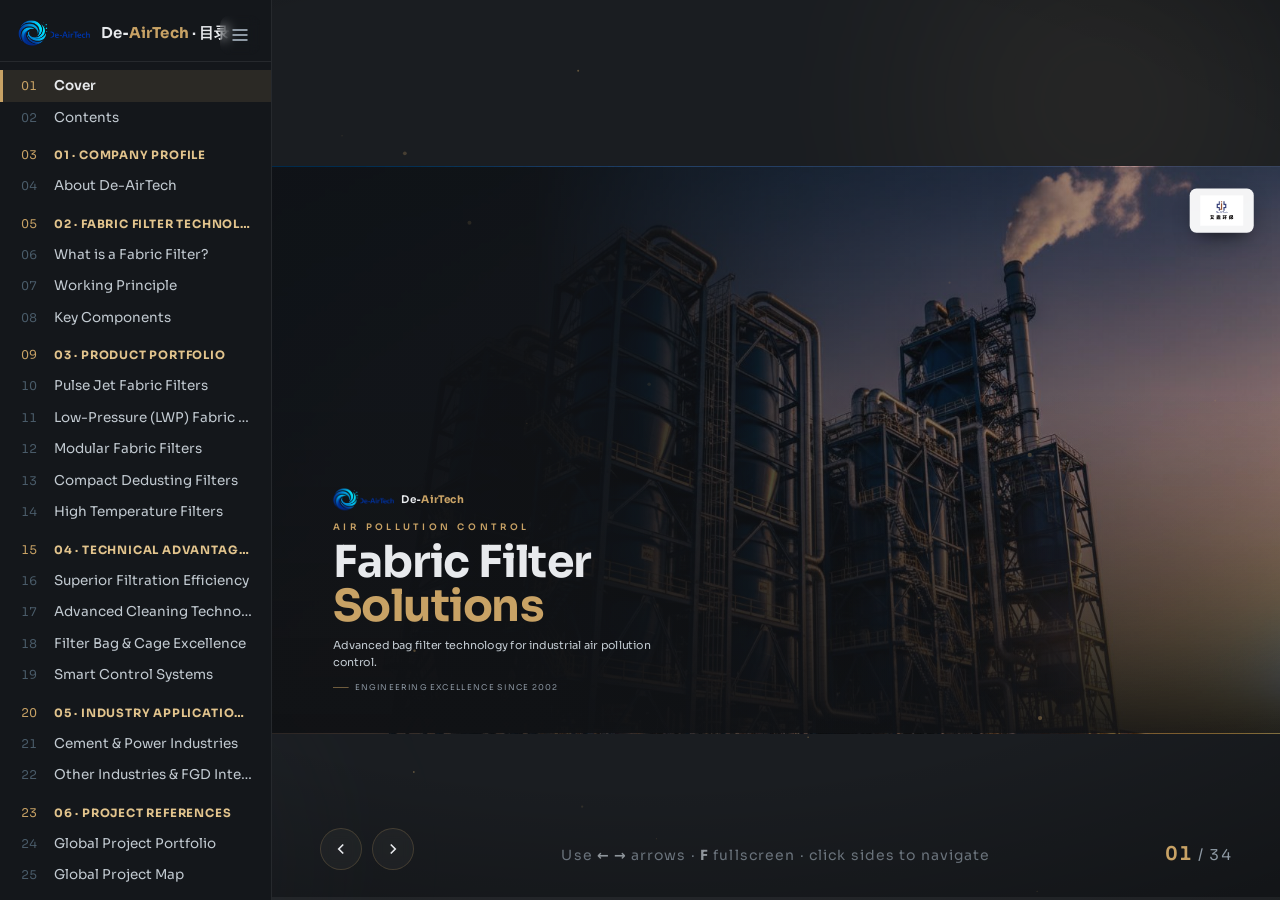
<file: index.html>
<!DOCTYPE html>
<html lang="en">
<head>
<meta charset="utf-8" />
<meta name="viewport" content="width=device-width, initial-scale=1.0, viewport-fit=cover" />
<title>De-AirTech · Fabric Filter Solutions</title>
<link href="assets/fonts/fonts.css" rel="stylesheet" />
<style>
/* ============ RESET & TOKENS ============ */
*{margin:0;padding:0;box-sizing:border-box}
:root{
  --bg:#1a1d21; --bg-deep:#101317; --bg-soft:#21262d;
  --panel:rgba(255,255,255,.035); --panel-2:rgba(255,255,255,.05);
  --gold:#c8a265; --gold-lt:#e2c48d; --gold-dk:#a07d44;
  --ink:#e8eaed; --ink-soft:#c2cad1; --muted:#8e99a4; --slate:#4a5c6a;
  --line:rgba(200,162,101,.22); --line-soft:rgba(255,255,255,.08);
  --good:#7fb98a;
  --font:"Sora",system-ui,"Segoe UI","PingFang SC","Microsoft YaHei","Microsoft YaHei UI",sans-serif;
  --cjk:"PingFang SC","Microsoft YaHei","Microsoft YaHei UI",sans-serif;
  --ease:cubic-bezier(.22,.61,.36,1);
}
html,body{height:100%;background:var(--bg);color:var(--ink);font-family:var(--font);
  overflow:hidden;-webkit-font-smoothing:antialiased;text-rendering:optimizeLegibility}

/* ============ DECK / STAGE (scale-to-fit, any ratio) ============ */
#deck{position:fixed;inset:0;background:var(--bg);overflow:hidden}
#stage{position:absolute;top:50%;left:50%;width:1920px;height:1080px;
  transform:translate(-50%,-50%) scale(var(--s,1));transform-origin:center center}

/* ambient background, fills whole viewport (outside stage) */
#fxwrap{position:fixed;inset:0;z-index:0;pointer-events:none;overflow:hidden}
#fxwrap .glow{position:absolute;border-radius:50%;filter:blur(80px);opacity:.5}
#fxwrap .g1{width:48vw;height:48vw;top:-16vw;right:-10vw;
  background:radial-gradient(circle,rgba(200,162,101,.20),transparent 65%)}
#fxwrap .g2{width:42vw;height:42vw;bottom:-18vw;left:-12vw;
  background:radial-gradient(circle,rgba(74,92,106,.30),transparent 65%)}
#fxwrap .vig{position:absolute;inset:0;
  background:radial-gradient(120% 90% at 50% 42%,transparent 50%,rgba(0,0,0,.55) 100%)}
#fx{position:fixed;inset:0;z-index:1;pointer-events:none}

/* ============ SLIDE BASE ============ */
.slide{position:absolute;inset:0;display:none;flex-direction:column;
  padding:84px 116px 92px;background:var(--bg);overflow:hidden;z-index:2}
.slide.active{display:flex}
.slide::before{content:"";position:absolute;inset:0;z-index:0;pointer-events:none;
  background:radial-gradient(130% 80% at 88% 8%,rgba(200,162,101,.07),transparent 55%)}
.slide>*{position:relative;z-index:1}

/* slide header */
.s-head{margin-bottom:30px;flex:0 0 auto}
.kicker{font-size:18px;font-weight:600;letter-spacing:.34em;text-transform:uppercase;
  color:var(--gold);display:flex;align-items:center;gap:14px}
.kicker::before{content:"";width:42px;height:2px;background:linear-gradient(90deg,var(--gold),transparent)}
.s-title{font-size:56px;font-weight:600;line-height:1.06;margin-top:14px;color:var(--ink);letter-spacing:-.01em}
.s-title .hl{color:var(--gold)}
.s-rule{width:64px;height:3px;margin-top:18px;border-radius:3px;
  background:linear-gradient(90deg,var(--gold),var(--gold-dk))}

/* layout columns */
.body{flex:1 1 auto;min-height:0;display:flex;flex-direction:column;justify-content:center}
.cols{display:grid;gap:54px;align-items:start}
.cols.r6040{grid-template-columns:1.18fr .82fr}
.cols.r5050{grid-template-columns:1fr 1fr}
.cols.r5545{grid-template-columns:1.1fr .9fr}
.col{display:flex;flex-direction:column;gap:22px;min-width:0}
.rows{display:flex;flex-direction:column;gap:22px}

/* ============ BLOCKS ============ */
.lead .lh{font-size:23px;font-weight:600;color:var(--gold-lt);margin-bottom:10px;
  display:flex;align-items:center;gap:10px}
.lead .lh::before{content:"";width:8px;height:8px;border-radius:50%;background:var(--gold);
  box-shadow:0 0 0 4px rgba(200,162,101,.14)}
.lead p{font-size:18.5px;line-height:1.6;color:var(--ink-soft);margin-top:7px;max-width:60ch}
.lead p+p{margin-top:10px}

/* stats */
.stats{display:grid;grid-template-columns:1fr 1fr;gap:16px}
.stats.c4{grid-template-columns:repeat(4,1fr)}
.stats.c3{grid-template-columns:repeat(3,1fr)}
.stat{background:var(--panel);border:1px solid var(--line-soft);border-radius:14px;
  padding:22px 20px;position:relative;overflow:hidden}
.stat::after{content:"";position:absolute;left:0;top:0;width:3px;height:100%;
  background:linear-gradient(180deg,var(--gold),transparent)}
.stat .v{font-size:52px;font-weight:700;color:var(--gold);line-height:1;letter-spacing:-.02em;
  font-variant-numeric:tabular-nums}
.stat .v .u{font-size:.5em;font-weight:500;color:var(--gold-lt);margin-left:2px}
.stat .l{font-size:16px;color:var(--ink-soft);margin-top:10px;line-height:1.35;letter-spacing:.01em}
.stats.sm .stat{padding:16px 16px}
.stats.sm .v{font-size:40px}

/* cards */
.cards{display:grid;gap:16px}
.cards.c2{grid-template-columns:1fr 1fr}
.cards.c3{grid-template-columns:repeat(3,1fr)}
.card{background:var(--panel);border:1px solid var(--line-soft);border-radius:14px;
  padding:20px 22px;transition:border-color .3s,transform .3s;min-width:0}
.card .ic{width:34px;height:34px;border-radius:9px;display:grid;place-items:center;margin-bottom:12px;
  background:rgba(200,162,101,.12);border:1px solid var(--line);color:var(--gold)}
.card .ic svg{width:18px;height:18px}
.card .ch{font-size:20px;font-weight:600;color:var(--ink);margin-bottom:7px}
.card .ch .n{color:var(--gold);font-weight:700;margin-right:8px;font-variant-numeric:tabular-nums}
.card p{font-size:16px;line-height:1.5;color:var(--ink-soft)}
.card .tags{display:flex;flex-wrap:wrap;gap:6px;margin-top:12px}
.card .tags span{font-size:14px;color:var(--ink-soft);background:rgba(255,255,255,.05);
  border:1px solid var(--line-soft);border-radius:20px;padding:4px 11px}

/* list */
.list{display:flex;flex-direction:column;gap:9px}
.list.lh-title{margin-top:2px}
.list .lt{font-size:20px;font-weight:600;color:var(--gold-lt);margin-bottom:4px}
.list li{list-style:none;font-size:17.5px;color:var(--ink-soft);line-height:1.42;
  padding-left:30px;position:relative}
.list li::before{content:"";position:absolute;left:0;top:7px;width:14px;height:8px;
  border-left:2px solid var(--gold);border-bottom:2px solid var(--gold);transform:rotate(-45deg)}

/* specs */
.specs{display:flex;flex-direction:column;gap:0;border-top:1px solid var(--line-soft)}
.spec{display:flex;justify-content:space-between;align-items:center;gap:16px;
  padding:13px 2px;border-bottom:1px solid var(--line-soft)}
.spec .k{font-size:17.5px;color:var(--muted)}
.spec .v{font-size:18px;color:var(--ink);font-weight:600;text-align:right;font-variant-numeric:tabular-nums}
.spec .v small{color:var(--gold-lt);font-weight:500}

/* steps (flow) */
.steps{display:grid;grid-template-columns:repeat(5,1fr);gap:0;position:relative}
.steps .line{position:absolute;top:29px;left:8%;right:8%;height:2px;
  background:linear-gradient(90deg,var(--gold-dk),var(--gold),var(--gold-dk));opacity:.4;transform-origin:left}
.step{padding:0 14px;text-align:center;position:relative}
.step .n{width:58px;height:58px;border-radius:50%;margin:0 auto 16px;display:grid;place-items:center;
  font-size:25px;font-weight:700;color:var(--bg);background:linear-gradient(150deg,var(--gold-lt),var(--gold-dk));
  box-shadow:0 8px 22px -6px rgba(200,162,101,.5);position:relative;z-index:1}
.step .st{font-size:18.5px;font-weight:600;color:var(--ink);margin-bottom:6px}
.step p{font-size:15.5px;line-height:1.45;color:var(--muted)}

/* note / callout */
.note{background:linear-gradient(135deg,rgba(200,162,101,.10),rgba(200,162,101,.02));
  border:1px solid var(--line);border-left:3px solid var(--gold);border-radius:12px;padding:18px 20px}
.note .nh{font-size:18px;font-weight:600;color:var(--gold-lt);margin-bottom:6px}
.note p{font-size:16.5px;line-height:1.52;color:var(--ink-soft)}

/* badges */
.badges{display:flex;flex-wrap:wrap;gap:10px}
.badge{font-size:16px;font-weight:500;color:var(--ink-soft);background:var(--panel);
  border:1px solid var(--line);border-radius:30px;padding:9px 20px}
.badge.gold{color:var(--bg);background:linear-gradient(120deg,var(--gold-lt),var(--gold-dk));border:none;font-weight:600}

/* bars (distribution) */
.bars{display:flex;flex-direction:column;gap:15px}
.bar .bt{display:flex;justify-content:space-between;font-size:17px;margin-bottom:8px}
.bar .bt b{color:var(--ink)} .bar .bt span{color:var(--gold);font-weight:600;font-variant-numeric:tabular-nums}
.bar .track{height:8px;border-radius:8px;background:rgba(255,255,255,.06);overflow:hidden}
.bar .fill{height:100%;border-radius:8px;transform-origin:left;
  background:linear-gradient(90deg,var(--gold-dk),var(--gold-lt))}

/* figure */
.figs{display:grid;gap:14px;grid-template-columns:1fr}
.figs.c2{grid-template-columns:1fr 1fr}
.figs.c3{grid-template-columns:repeat(3,1fr)}
.figs.c4{grid-template-columns:repeat(4,1fr)}
.figure{position:relative;border-radius:14px;overflow:hidden;border:1px solid var(--line);
  box-shadow:0 24px 50px -24px rgba(0,0,0,.8)}
.figure img{width:100%;height:100%;object-fit:cover;display:block}
.figure figcaption{position:absolute;left:0;right:0;bottom:0;padding:20px 16px 13px;font-size:15px;
  color:var(--ink-soft);background:linear-gradient(transparent,rgba(16,19,23,.94))}
.figure.contain{background:#eef0f2}
.figure.contain img{object-fit:contain;padding:6px}
.figure.diagram{background:#14171b}
.figure.diagram svg{width:100%;height:100%;display:block}

/* before / after */
.bafter{display:grid;grid-template-columns:1fr auto 1fr;align-items:center;gap:14px}
.bafter .figure{margin:0}
.bafter .baarrow{width:42px;height:42px;border-radius:50%;display:grid;place-items:center;flex:0 0 auto;
  color:var(--bg);background:linear-gradient(150deg,var(--gold-lt),var(--gold-dk));
  box-shadow:0 8px 20px -6px rgba(200,162,101,.55)}
.bafter .baarrow svg{width:20px;height:20px}
.batag{position:absolute;left:10px;bottom:10px;font-size:13px;font-weight:600;color:#fff;
  padding:4px 11px;border-radius:20px;backdrop-filter:blur(4px)}
.batag.old{background:rgba(74,92,106,.85)}
.batag.new{background:rgba(127,185,138,.9);color:#10241a}

/* ============ COVER ============ */
.cover{padding:0;justify-content:flex-end}
.cover .cbg{position:absolute;inset:0;z-index:0}
.cover .cbg img{width:100%;height:100%;object-fit:cover}
.cover .cbg::after{content:"";position:absolute;inset:0;
  background:linear-gradient(90deg,rgba(16,18,21,.96) 26%,rgba(16,18,21,.6) 55%,rgba(16,18,21,.25) 100%),
  linear-gradient(0deg,rgba(16,18,21,.9),transparent 60%)}
.cover .inner{position:relative;z-index:2;padding:0 116px 78px;max-width:1200px}
.cover .brandline{display:flex;align-items:center;gap:14px;margin-bottom:22px}
.cover .brandline img{height:42px}
.cover .brandline .bw{font-size:20px;font-weight:600;letter-spacing:.02em}
.cover .brandline .bw b{color:var(--gold)}
.cover .ckick{font-size:17px;letter-spacing:.4em;text-transform:uppercase;color:var(--gold);
  font-weight:600;margin-bottom:14px}
.cover h1{font-size:84px;font-weight:700;line-height:1;letter-spacing:-.02em}
.cover h1 .l2{color:var(--gold);display:block}
.cover .csub{font-size:21px;color:var(--ink-soft);margin-top:18px;max-width:40ch;line-height:1.5}
.cover .ctag{margin-top:22px;display:inline-flex;align-items:center;gap:12px;font-size:15px;
  letter-spacing:.16em;text-transform:uppercase;color:var(--muted)}
.cover .ctag::before{content:"";width:30px;height:1px;background:var(--gold)}

/* ============ CHAPTER DIVIDER ============ */
.chapter{padding:0;justify-content:center}
.chapter .cbg{position:absolute;inset:0;z-index:0}
.chapter .cbg img{width:100%;height:100%;object-fit:cover;filter:saturate(.9)}
.chapter .cbg::after{content:"";position:absolute;inset:0;
  background:linear-gradient(105deg,rgba(16,18,21,.97) 30%,rgba(16,18,21,.7) 60%,rgba(16,18,21,.45))}
.chapter .inner{position:relative;z-index:2;padding:0 130px;display:flex;align-items:center;gap:60px}
.chapter .bignum{font-size:300px;font-weight:800;line-height:.8;color:transparent;
  -webkit-text-stroke:2px rgba(200,162,101,.55);letter-spacing:-.04em;
  background:linear-gradient(180deg,rgba(200,162,101,.18),transparent);-webkit-background-clip:text;background-clip:text}
.chapter .ctext .ck{font-size:18px;letter-spacing:.4em;text-transform:uppercase;color:var(--gold);font-weight:600}
.chapter .ctext h2{font-size:76px;font-weight:700;line-height:1.02;margin-top:16px;letter-spacing:-.02em}
.chapter .ctext .cs{font-size:23px;color:var(--ink-soft);margin-top:18px;max-width:34ch;line-height:1.5}
.chapter .ctext .crule{width:80px;height:3px;background:var(--gold);margin-top:26px;border-radius:3px}

/* ============ TOC ============ */
.toc .tgrid{display:grid;grid-template-columns:1fr 1fr;gap:16px 46px;margin-top:6px}
.toc .titem{display:flex;gap:20px;align-items:flex-start;padding:16px 18px;border-radius:13px;
  border:1px solid transparent;transition:.3s;cursor:pointer}
.toc .titem:hover{border-color:var(--line);background:var(--panel)}
.toc .titem .tn{font-size:42px;font-weight:700;color:var(--gold);line-height:1;
  font-variant-numeric:tabular-nums;min-width:62px}
.toc .titem .tt b{font-size:23px;font-weight:600;color:var(--ink);display:block}
.toc .titem .tt span{font-size:16.5px;color:var(--muted);margin-top:4px;display:block;line-height:1.4}

/* ============ MAP ============ */
.map .mwrap{display:grid;grid-template-columns:1.5fr .9fr;gap:40px;align-items:center}
.map .frame{position:relative;border-radius:16px;overflow:hidden;border:1px solid var(--line);
  background:#f3f4f6;box-shadow:0 30px 70px -28px rgba(0,0,0,.85)}
.map .frame img{width:100%;display:block}
.map .marker{position:absolute;width:14px;height:14px;border-radius:50%;background:var(--gold);
  transform:translate(-50%,-50%);box-shadow:0 0 0 0 rgba(200,162,101,.6)}
.map .mside{display:flex;flex-direction:column;gap:18px}

/* ============ PARTNERS ============ */
.pgrid{display:grid;grid-template-columns:repeat(5,1fr);gap:14px}
.plogo{background:#fff;border-radius:12px;height:90px;display:grid;place-items:center;padding:14px;
  box-shadow:0 14px 30px -16px rgba(0,0,0,.7)}
.plogo img{max-width:100%;max-height:100%;object-fit:contain}

/* ============ CONTACT ============ */
.contact{padding:0;justify-content:center;align-items:center;text-align:center}
.contact .cbg{position:absolute;inset:0;z-index:0}
.contact .cbg img{width:100%;height:100%;object-fit:cover}
.contact .cbg::after{content:"";position:absolute;inset:0;background:rgba(13,15,18,.82)}
.contact .inner{position:relative;z-index:2;max-width:1000px;padding:0 60px}
.contact .ck{font-size:18px;letter-spacing:.4em;text-transform:uppercase;color:var(--gold);font-weight:600}
.contact h2{font-size:74px;font-weight:700;margin-top:18px;line-height:1.05}
.contact .cmsg{font-size:22px;color:var(--ink-soft);margin-top:22px;line-height:1.55}
.contact .cinfo{display:flex;justify-content:center;gap:18px;margin-top:42px;flex-wrap:wrap}
.contact .ci{background:var(--panel);border:1px solid var(--line);border-radius:14px;padding:22px 28px;min-width:240px}
.contact .ci .cl{font-size:14px;letter-spacing:.2em;text-transform:uppercase;color:var(--gold);margin-bottom:8px}
.contact .ci .cv{font-size:20px;color:var(--ink);font-weight:500}
.contact .cfoot{margin-top:40px;font-size:16px;color:var(--muted);letter-spacing:.04em}
.contact .cfoot b{color:var(--ink-soft);font-weight:500}

/* corporate logo (image1) chip */
.cover .corp{position:absolute;top:42px;right:50px;z-index:3;background:rgba(255,255,255,.95);
  border-radius:13px;padding:13px 20px;box-shadow:0 16px 40px -16px rgba(0,0,0,.75)}
.cover .corp img{height:58px;display:block}
.contact .corp.center{display:inline-block;background:rgba(255,255,255,.95);border-radius:14px;
  padding:14px 24px;margin-bottom:28px;box-shadow:0 16px 40px -16px rgba(0,0,0,.6)}
.contact .corp.center img{height:60px;display:block}

/* ============ HUD ============ */
#hud{position:fixed;inset:0;z-index:30;pointer-events:none}
.brand{position:absolute;top:34px;left:46px;display:flex;align-items:center;gap:11px;
  opacity:.92;transition:opacity .4s}
.brand img{height:34px}
.brand .bw{font-size:16.5px;font-weight:600;letter-spacing:.02em;color:var(--ink)}
.brand .bw b{color:var(--gold)}
#deck[data-type="cover"] .brand,#deck[data-type="chapter"] .brand,#deck[data-type="contact"] .brand{opacity:0}
#deck[data-type="cover"] .chip,#deck[data-type="contact"] .chip{opacity:0}
.chip{position:absolute;top:36px;right:46px;font-size:14.5px;letter-spacing:.22em;text-transform:uppercase;
  color:var(--muted);display:flex;align-items:center;gap:10px}
.chip .dot{width:6px;height:6px;border-radius:50%;background:var(--gold)}
.counter{position:absolute;bottom:34px;right:48px;font-size:15px;color:var(--muted);
  font-variant-numeric:tabular-nums;letter-spacing:.1em}
.counter b{color:var(--gold);font-weight:600;font-size:19px}
.pbar{position:absolute;left:0;bottom:0;height:3px;width:100%;background:rgba(255,255,255,.06)}
.pbar i{display:block;height:100%;width:0;background:linear-gradient(90deg,var(--gold-dk),var(--gold-lt));
  transition:width .5s var(--ease)}
.nav{position:absolute;bottom:30px;left:48px;display:flex;gap:10px;pointer-events:auto}
.nav button{width:42px;height:42px;border-radius:50%;border:1px solid var(--line);background:var(--panel);
  color:var(--ink);cursor:pointer;display:grid;place-items:center;transition:.25s;backdrop-filter:blur(6px)}
.nav button:hover{background:var(--gold);color:var(--bg);border-color:var(--gold)}
.nav button svg{width:18px;height:18px}
.hint{position:absolute;bottom:36px;left:50%;transform:translateX(-50%);font-size:14px;color:var(--muted);
  letter-spacing:.08em;opacity:.7;transition:opacity .6s}
.hint b{color:var(--ink-soft)}

@media (max-width:760px){.hint{display:none}.brand .bw{display:none}}

/* ============ LEFT NAV / TABLE OF CONTENTS ============ */
:root{--toc-w:272px}
#toc{position:fixed;top:0;left:0;width:var(--toc-w);height:100vh;z-index:35;
  background:#14171b;border-right:1px solid var(--line-soft);display:flex;flex-direction:column;
  transform:translateX(0);transition:transform .35s var(--ease)}
body:not(.toc-open) #toc{transform:translateX(-101%)}
#toc .toc-head{display:flex;align-items:center;gap:11px;padding:20px 18px 15px;border-bottom:1px solid var(--line-soft);flex:0 0 auto}
#toc .toc-head img{height:26px}
#toc .toc-head .tt{font-size:15px;font-weight:600;color:var(--ink);letter-spacing:.01em}
#toc .toc-head .tt b{color:var(--gold)}
#toc .toc-list{list-style:none;margin:0;padding:8px 0 18px;overflow-y:auto;overflow-x:hidden;flex:1 1 auto}
#toc .toc-list::-webkit-scrollbar{width:8px}
#toc .toc-list::-webkit-scrollbar-thumb{background:rgba(200,162,101,.28);border-radius:8px}
#toc .toc-item{display:flex;gap:11px;align-items:baseline;padding:7px 18px;cursor:pointer;
  border-left:3px solid transparent;transition:background .2s,border-color .2s}
#toc .toc-item:hover{background:rgba(255,255,255,.045)}
#toc .toc-item .ti-n{font-size:12px;color:var(--slate);font-variant-numeric:tabular-nums;min-width:22px;flex:0 0 auto}
#toc .toc-item .ti-t{font-size:13.5px;color:var(--ink-soft);line-height:1.3;white-space:nowrap;overflow:hidden;text-overflow:ellipsis}
#toc .toc-item.cur{background:rgba(200,162,101,.13);border-left-color:var(--gold)}
#toc .toc-item.cur .ti-n{color:var(--gold)}
#toc .toc-item.cur .ti-t{color:var(--ink);font-weight:600}
#toc .toc-item.type-chapter{margin-top:7px}
#toc .toc-item.type-chapter .ti-n{color:var(--gold)}
#toc .toc-item.type-chapter .ti-t{color:var(--gold-lt);font-weight:700;text-transform:uppercase;font-size:11.5px;letter-spacing:.07em}
/* toggle button */
#toctgl{position:fixed;top:15px;left:15px;z-index:36;width:40px;height:40px;border-radius:10px;
  border:1px solid var(--line-soft);background:rgba(20,23,27,.82);color:var(--ink);cursor:pointer;
  display:grid;place-items:center;backdrop-filter:blur(6px);transition:left .35s var(--ease),background .2s;pointer-events:auto}
body.toc-open #toctgl{left:calc(var(--toc-w) - 52px);background:transparent;border-color:transparent;color:var(--muted)}
#toctgl svg{width:20px;height:20px}
body.is-fs #toc,body.is-fs #toctgl{display:none!important}
body.toc-open #hud{left:var(--toc-w);transition:left .35s var(--ease)}
@media print{#toc,#toctgl{display:none}}
</style>
</head>
<body>
<div id="deck" data-type="cover">
  <div id="fxwrap"><div class="glow g1"></div><div class="glow g2"></div><div class="vig"></div></div>
  <canvas id="fx"></canvas>
  <div id="stage"></div>
  <div id="hud">
    <div class="brand"><img id="brandlogo" alt="" /><span class="bw">De‑<b>AirTech</b></span></div>
    <div class="chip"><span class="dot"></span><span id="chiptag">De‑AirTech</span></div>
    <div class="counter"><b id="cnum">01</b> / <span id="ctot">33</span></div>
    <div class="nav">
      <button id="prev" aria-label="Previous"><svg viewBox="0 0 24 24" fill="none" stroke="currentColor" stroke-width="2.2"><path d="M15 18l-6-6 6-6"/></svg></button>
      <button id="next" aria-label="Next"><svg viewBox="0 0 24 24" fill="none" stroke="currentColor" stroke-width="2.2"><path d="M9 18l6-6-6-6"/></svg></button>
    </div>
    <div class="hint">Use <b>←</b> <b>→</b> arrows · <b>F</b> fullscreen · click sides to navigate</div>
    <div class="pbar"><i id="pbar"></i></div>
  </div>
  <nav id="toc">
    <div class="toc-head"><img id="toclogo" alt="" /><span class="tt">De‑<b>AirTech</b> · 目录</span></div>
    <ul class="toc-list" id="toc-list"></ul>
  </nav>
  <button id="toctgl" aria-label="Toggle contents">
    <svg viewBox="0 0 24 24" fill="none" stroke="currentColor" stroke-width="2.2"><path d="M3 6h18M3 12h18M3 18h18"/></svg>
  </button>
</div>

<script src="assets/js/gsap.min.js"></script>
<script src="assets/js/SplitText.min.js"></script>
<script src="assets/js/CustomEase.min.js"></script>
<script src="assets/js/slides.js"></script>
<script src="assets/js/app.js"></script>
</body>
</html>
</file>
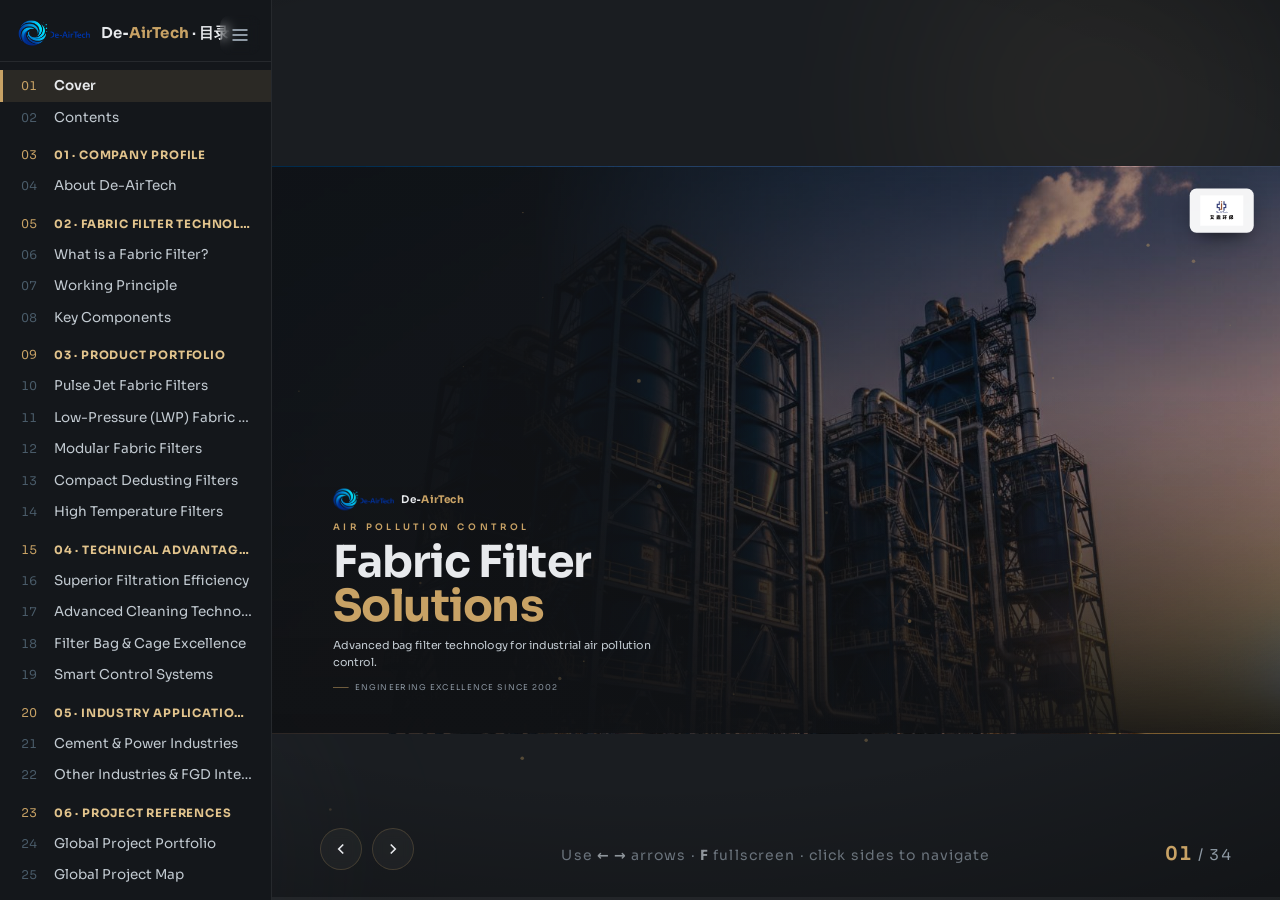
<file: De-AirTech Fabric Filter Solutions - backup before font scaling.html>
<!DOCTYPE html>
<html lang="en">
<head>
<meta charset="utf-8" />
<meta name="viewport" content="width=device-width, initial-scale=1.0, viewport-fit=cover" />
<title>De-AirTech · Fabric Filter Solutions</title>
<link href="assets/fonts/fonts.css" rel="stylesheet" />
<style>
/* ============ RESET & TOKENS ============ */
*{margin:0;padding:0;box-sizing:border-box}
:root{
  --bg:#1a1d21; --bg-deep:#101317; --bg-soft:#21262d;
  --panel:rgba(255,255,255,.035); --panel-2:rgba(255,255,255,.05);
  --gold:#c8a265; --gold-lt:#e2c48d; --gold-dk:#a07d44;
  --ink:#e8eaed; --ink-soft:#c2cad1; --muted:#8e99a4; --slate:#4a5c6a;
  --line:rgba(200,162,101,.22); --line-soft:rgba(255,255,255,.08);
  --good:#7fb98a;
  --font:"Sora",system-ui,"Segoe UI","PingFang SC","Microsoft YaHei","Microsoft YaHei UI",sans-serif;
  --cjk:"PingFang SC","Microsoft YaHei","Microsoft YaHei UI",sans-serif;
  --ease:cubic-bezier(.22,.61,.36,1);
}
html,body{height:100%;background:var(--bg);color:var(--ink);font-family:var(--font);
  overflow:hidden;-webkit-font-smoothing:antialiased;text-rendering:optimizeLegibility}

/* ============ DECK / STAGE (scale-to-fit, any ratio) ============ */
#deck{position:fixed;inset:0;background:var(--bg);overflow:hidden}
#stage{position:absolute;top:50%;left:50%;width:1920px;height:1080px;
  transform:translate(-50%,-50%) scale(var(--s,1));transform-origin:center center}

/* ambient background, fills whole viewport (outside stage) */
#fxwrap{position:fixed;inset:0;z-index:0;pointer-events:none;overflow:hidden}
#fxwrap .glow{position:absolute;border-radius:50%;filter:blur(80px);opacity:.5}
#fxwrap .g1{width:48vw;height:48vw;top:-16vw;right:-10vw;
  background:radial-gradient(circle,rgba(200,162,101,.20),transparent 65%)}
#fxwrap .g2{width:42vw;height:42vw;bottom:-18vw;left:-12vw;
  background:radial-gradient(circle,rgba(74,92,106,.30),transparent 65%)}
#fxwrap .vig{position:absolute;inset:0;
  background:radial-gradient(120% 90% at 50% 42%,transparent 50%,rgba(0,0,0,.55) 100%)}
#fx{position:fixed;inset:0;z-index:1;pointer-events:none}

/* ============ SLIDE BASE ============ */
.slide{position:absolute;inset:0;display:none;flex-direction:column;
  padding:84px 116px 92px;background:var(--bg);overflow:hidden;z-index:2}
.slide.active{display:flex}
.slide::before{content:"";position:absolute;inset:0;z-index:0;pointer-events:none;
  background:radial-gradient(130% 80% at 88% 8%,rgba(200,162,101,.07),transparent 55%)}
.slide>*{position:relative;z-index:1}

/* slide header */
.s-head{margin-bottom:30px;flex:0 0 auto}
.kicker{font-size:18px;font-weight:600;letter-spacing:.34em;text-transform:uppercase;
  color:var(--gold);display:flex;align-items:center;gap:14px}
.kicker::before{content:"";width:42px;height:2px;background:linear-gradient(90deg,var(--gold),transparent)}
.s-title{font-size:56px;font-weight:600;line-height:1.06;margin-top:14px;color:var(--ink);letter-spacing:-.01em}
.s-title .hl{color:var(--gold)}
.s-rule{width:64px;height:3px;margin-top:18px;border-radius:3px;
  background:linear-gradient(90deg,var(--gold),var(--gold-dk))}

/* layout columns */
.body{flex:1 1 auto;min-height:0;display:flex;flex-direction:column;justify-content:center}
.cols{display:grid;gap:54px;align-items:start}
.cols.r6040{grid-template-columns:1.18fr .82fr}
.cols.r5050{grid-template-columns:1fr 1fr}
.cols.r5545{grid-template-columns:1.1fr .9fr}
.col{display:flex;flex-direction:column;gap:22px;min-width:0}
.rows{display:flex;flex-direction:column;gap:22px}

/* ============ BLOCKS ============ */
.lead .lh{font-size:23px;font-weight:600;color:var(--gold-lt);margin-bottom:10px;
  display:flex;align-items:center;gap:10px}
.lead .lh::before{content:"";width:8px;height:8px;border-radius:50%;background:var(--gold);
  box-shadow:0 0 0 4px rgba(200,162,101,.14)}
.lead p{font-size:18.5px;line-height:1.6;color:var(--ink-soft);margin-top:7px;max-width:60ch}
.lead p+p{margin-top:10px}

/* stats */
.stats{display:grid;grid-template-columns:1fr 1fr;gap:16px}
.stats.c4{grid-template-columns:repeat(4,1fr)}
.stats.c3{grid-template-columns:repeat(3,1fr)}
.stat{background:var(--panel);border:1px solid var(--line-soft);border-radius:14px;
  padding:22px 20px;position:relative;overflow:hidden}
.stat::after{content:"";position:absolute;left:0;top:0;width:3px;height:100%;
  background:linear-gradient(180deg,var(--gold),transparent)}
.stat .v{font-size:52px;font-weight:700;color:var(--gold);line-height:1;letter-spacing:-.02em;
  font-variant-numeric:tabular-nums}
.stat .v .u{font-size:.5em;font-weight:500;color:var(--gold-lt);margin-left:2px}
.stat .l{font-size:16px;color:var(--ink-soft);margin-top:10px;line-height:1.35;letter-spacing:.01em}
.stats.sm .stat{padding:16px 16px}
.stats.sm .v{font-size:40px}

/* cards */
.cards{display:grid;gap:16px}
.cards.c2{grid-template-columns:1fr 1fr}
.cards.c3{grid-template-columns:repeat(3,1fr)}
.card{background:var(--panel);border:1px solid var(--line-soft);border-radius:14px;
  padding:20px 22px;transition:border-color .3s,transform .3s;min-width:0}
.card .ic{width:34px;height:34px;border-radius:9px;display:grid;place-items:center;margin-bottom:12px;
  background:rgba(200,162,101,.12);border:1px solid var(--line);color:var(--gold)}
.card .ic svg{width:18px;height:18px}
.card .ch{font-size:20px;font-weight:600;color:var(--ink);margin-bottom:7px}
.card .ch .n{color:var(--gold);font-weight:700;margin-right:8px;font-variant-numeric:tabular-nums}
.card p{font-size:16px;line-height:1.5;color:var(--ink-soft)}
.card .tags{display:flex;flex-wrap:wrap;gap:6px;margin-top:12px}
.card .tags span{font-size:14px;color:var(--ink-soft);background:rgba(255,255,255,.05);
  border:1px solid var(--line-soft);border-radius:20px;padding:4px 11px}

/* list */
.list{display:flex;flex-direction:column;gap:9px}
.list.lh-title{margin-top:2px}
.list .lt{font-size:20px;font-weight:600;color:var(--gold-lt);margin-bottom:4px}
.list li{list-style:none;font-size:17.5px;color:var(--ink-soft);line-height:1.42;
  padding-left:30px;position:relative}
.list li::before{content:"";position:absolute;left:0;top:7px;width:14px;height:8px;
  border-left:2px solid var(--gold);border-bottom:2px solid var(--gold);transform:rotate(-45deg)}

/* specs */
.specs{display:flex;flex-direction:column;gap:0;border-top:1px solid var(--line-soft)}
.spec{display:flex;justify-content:space-between;align-items:center;gap:16px;
  padding:13px 2px;border-bottom:1px solid var(--line-soft)}
.spec .k{font-size:17.5px;color:var(--muted)}
.spec .v{font-size:18px;color:var(--ink);font-weight:600;text-align:right;font-variant-numeric:tabular-nums}
.spec .v small{color:var(--gold-lt);font-weight:500}

/* steps (flow) */
.steps{display:grid;grid-template-columns:repeat(5,1fr);gap:0;position:relative}
.steps .line{position:absolute;top:29px;left:8%;right:8%;height:2px;
  background:linear-gradient(90deg,var(--gold-dk),var(--gold),var(--gold-dk));opacity:.4;transform-origin:left}
.step{padding:0 14px;text-align:center;position:relative}
.step .n{width:58px;height:58px;border-radius:50%;margin:0 auto 16px;display:grid;place-items:center;
  font-size:25px;font-weight:700;color:var(--bg);background:linear-gradient(150deg,var(--gold-lt),var(--gold-dk));
  box-shadow:0 8px 22px -6px rgba(200,162,101,.5);position:relative;z-index:1}
.step .st{font-size:18.5px;font-weight:600;color:var(--ink);margin-bottom:6px}
.step p{font-size:15.5px;line-height:1.45;color:var(--muted)}

/* note / callout */
.note{background:linear-gradient(135deg,rgba(200,162,101,.10),rgba(200,162,101,.02));
  border:1px solid var(--line);border-left:3px solid var(--gold);border-radius:12px;padding:18px 20px}
.note .nh{font-size:18px;font-weight:600;color:var(--gold-lt);margin-bottom:6px}
.note p{font-size:16.5px;line-height:1.52;color:var(--ink-soft)}

/* badges */
.badges{display:flex;flex-wrap:wrap;gap:10px}
.badge{font-size:16px;font-weight:500;color:var(--ink-soft);background:var(--panel);
  border:1px solid var(--line);border-radius:30px;padding:9px 20px}
.badge.gold{color:var(--bg);background:linear-gradient(120deg,var(--gold-lt),var(--gold-dk));border:none;font-weight:600}

/* bars (distribution) */
.bars{display:flex;flex-direction:column;gap:15px}
.bar .bt{display:flex;justify-content:space-between;font-size:17px;margin-bottom:8px}
.bar .bt b{color:var(--ink)} .bar .bt span{color:var(--gold);font-weight:600;font-variant-numeric:tabular-nums}
.bar .track{height:8px;border-radius:8px;background:rgba(255,255,255,.06);overflow:hidden}
.bar .fill{height:100%;border-radius:8px;transform-origin:left;
  background:linear-gradient(90deg,var(--gold-dk),var(--gold-lt))}

/* figure */
.figs{display:grid;gap:14px;grid-template-columns:1fr}
.figs.c2{grid-template-columns:1fr 1fr}
.figs.c3{grid-template-columns:repeat(3,1fr)}
.figs.c4{grid-template-columns:repeat(4,1fr)}
.figure{position:relative;border-radius:14px;overflow:hidden;border:1px solid var(--line);
  box-shadow:0 24px 50px -24px rgba(0,0,0,.8)}
.figure img{width:100%;height:100%;object-fit:cover;display:block}
.figure figcaption{position:absolute;left:0;right:0;bottom:0;padding:20px 16px 13px;font-size:15px;
  color:var(--ink-soft);background:linear-gradient(transparent,rgba(16,19,23,.94))}
.figure.contain{background:#eef0f2}
.figure.contain img{object-fit:contain;padding:6px}
.figure.diagram{background:#14171b}
.figure.diagram svg{width:100%;height:100%;display:block}

/* before / after */
.bafter{display:grid;grid-template-columns:1fr auto 1fr;align-items:center;gap:14px}
.bafter .figure{margin:0}
.bafter .baarrow{width:42px;height:42px;border-radius:50%;display:grid;place-items:center;flex:0 0 auto;
  color:var(--bg);background:linear-gradient(150deg,var(--gold-lt),var(--gold-dk));
  box-shadow:0 8px 20px -6px rgba(200,162,101,.55)}
.bafter .baarrow svg{width:20px;height:20px}
.batag{position:absolute;left:10px;bottom:10px;font-size:13px;font-weight:600;color:#fff;
  padding:4px 11px;border-radius:20px;backdrop-filter:blur(4px)}
.batag.old{background:rgba(74,92,106,.85)}
.batag.new{background:rgba(127,185,138,.9);color:#10241a}

/* ============ COVER ============ */
.cover{padding:0;justify-content:flex-end}
.cover .cbg{position:absolute;inset:0;z-index:0}
.cover .cbg img{width:100%;height:100%;object-fit:cover}
.cover .cbg::after{content:"";position:absolute;inset:0;
  background:linear-gradient(90deg,rgba(16,18,21,.96) 26%,rgba(16,18,21,.6) 55%,rgba(16,18,21,.25) 100%),
  linear-gradient(0deg,rgba(16,18,21,.9),transparent 60%)}
.cover .inner{position:relative;z-index:2;padding:0 116px 78px;max-width:1200px}
.cover .brandline{display:flex;align-items:center;gap:14px;margin-bottom:22px}
.cover .brandline img{height:42px}
.cover .brandline .bw{font-size:20px;font-weight:600;letter-spacing:.02em}
.cover .brandline .bw b{color:var(--gold)}
.cover .ckick{font-size:17px;letter-spacing:.4em;text-transform:uppercase;color:var(--gold);
  font-weight:600;margin-bottom:14px}
.cover h1{font-size:84px;font-weight:700;line-height:1;letter-spacing:-.02em}
.cover h1 .l2{color:var(--gold);display:block}
.cover .csub{font-size:21px;color:var(--ink-soft);margin-top:18px;max-width:40ch;line-height:1.5}
.cover .ctag{margin-top:22px;display:inline-flex;align-items:center;gap:12px;font-size:15px;
  letter-spacing:.16em;text-transform:uppercase;color:var(--muted)}
.cover .ctag::before{content:"";width:30px;height:1px;background:var(--gold)}

/* ============ CHAPTER DIVIDER ============ */
.chapter{padding:0;justify-content:center}
.chapter .cbg{position:absolute;inset:0;z-index:0}
.chapter .cbg img{width:100%;height:100%;object-fit:cover;filter:saturate(.9)}
.chapter .cbg::after{content:"";position:absolute;inset:0;
  background:linear-gradient(105deg,rgba(16,18,21,.97) 30%,rgba(16,18,21,.7) 60%,rgba(16,18,21,.45))}
.chapter .inner{position:relative;z-index:2;padding:0 130px;display:flex;align-items:center;gap:60px}
.chapter .bignum{font-size:300px;font-weight:800;line-height:.8;color:transparent;
  -webkit-text-stroke:2px rgba(200,162,101,.55);letter-spacing:-.04em;
  background:linear-gradient(180deg,rgba(200,162,101,.18),transparent);-webkit-background-clip:text;background-clip:text}
.chapter .ctext .ck{font-size:18px;letter-spacing:.4em;text-transform:uppercase;color:var(--gold);font-weight:600}
.chapter .ctext h2{font-size:76px;font-weight:700;line-height:1.02;margin-top:16px;letter-spacing:-.02em}
.chapter .ctext .cs{font-size:23px;color:var(--ink-soft);margin-top:18px;max-width:34ch;line-height:1.5}
.chapter .ctext .crule{width:80px;height:3px;background:var(--gold);margin-top:26px;border-radius:3px}

/* ============ TOC ============ */
.toc .tgrid{display:grid;grid-template-columns:1fr 1fr;gap:16px 46px;margin-top:6px}
.toc .titem{display:flex;gap:20px;align-items:flex-start;padding:16px 18px;border-radius:13px;
  border:1px solid transparent;transition:.3s;cursor:pointer}
.toc .titem:hover{border-color:var(--line);background:var(--panel)}
.toc .titem .tn{font-size:42px;font-weight:700;color:var(--gold);line-height:1;
  font-variant-numeric:tabular-nums;min-width:62px}
.toc .titem .tt b{font-size:23px;font-weight:600;color:var(--ink);display:block}
.toc .titem .tt span{font-size:16.5px;color:var(--muted);margin-top:4px;display:block;line-height:1.4}

/* ============ MAP ============ */
.map .mwrap{display:grid;grid-template-columns:1.5fr .9fr;gap:40px;align-items:center}
.map .frame{position:relative;border-radius:16px;overflow:hidden;border:1px solid var(--line);
  background:#f3f4f6;box-shadow:0 30px 70px -28px rgba(0,0,0,.85)}
.map .frame img{width:100%;display:block}
.map .marker{position:absolute;width:14px;height:14px;border-radius:50%;background:var(--gold);
  transform:translate(-50%,-50%);box-shadow:0 0 0 0 rgba(200,162,101,.6)}
.map .mside{display:flex;flex-direction:column;gap:18px}

/* ============ PARTNERS ============ */
.pgrid{display:grid;grid-template-columns:repeat(5,1fr);gap:14px}
.plogo{background:#fff;border-radius:12px;height:90px;display:grid;place-items:center;padding:14px;
  box-shadow:0 14px 30px -16px rgba(0,0,0,.7)}
.plogo img{max-width:100%;max-height:100%;object-fit:contain}

/* ============ CONTACT ============ */
.contact{padding:0;justify-content:center;align-items:center;text-align:center}
.contact .cbg{position:absolute;inset:0;z-index:0}
.contact .cbg img{width:100%;height:100%;object-fit:cover}
.contact .cbg::after{content:"";position:absolute;inset:0;background:rgba(13,15,18,.82)}
.contact .inner{position:relative;z-index:2;max-width:1000px;padding:0 60px}
.contact .ck{font-size:18px;letter-spacing:.4em;text-transform:uppercase;color:var(--gold);font-weight:600}
.contact h2{font-size:74px;font-weight:700;margin-top:18px;line-height:1.05}
.contact .cmsg{font-size:22px;color:var(--ink-soft);margin-top:22px;line-height:1.55}
.contact .cinfo{display:flex;justify-content:center;gap:18px;margin-top:42px;flex-wrap:wrap}
.contact .ci{background:var(--panel);border:1px solid var(--line);border-radius:14px;padding:22px 28px;min-width:240px}
.contact .ci .cl{font-size:14px;letter-spacing:.2em;text-transform:uppercase;color:var(--gold);margin-bottom:8px}
.contact .ci .cv{font-size:20px;color:var(--ink);font-weight:500}
.contact .cfoot{margin-top:40px;font-size:16px;color:var(--muted);letter-spacing:.04em}
.contact .cfoot b{color:var(--ink-soft);font-weight:500}

/* corporate logo (image1) chip */
.cover .corp{position:absolute;top:42px;right:50px;z-index:3;background:rgba(255,255,255,.95);
  border-radius:13px;padding:13px 20px;box-shadow:0 16px 40px -16px rgba(0,0,0,.75)}
.cover .corp img{height:58px;display:block}
.contact .corp.center{display:inline-block;background:rgba(255,255,255,.95);border-radius:14px;
  padding:14px 24px;margin-bottom:28px;box-shadow:0 16px 40px -16px rgba(0,0,0,.6)}
.contact .corp.center img{height:60px;display:block}

/* ============ HUD ============ */
#hud{position:fixed;inset:0;z-index:30;pointer-events:none}
.brand{position:absolute;top:34px;left:46px;display:flex;align-items:center;gap:11px;
  opacity:.92;transition:opacity .4s}
.brand img{height:34px}
.brand .bw{font-size:16.5px;font-weight:600;letter-spacing:.02em;color:var(--ink)}
.brand .bw b{color:var(--gold)}
#deck[data-type="cover"] .brand,#deck[data-type="chapter"] .brand,#deck[data-type="contact"] .brand{opacity:0}
#deck[data-type="cover"] .chip,#deck[data-type="contact"] .chip{opacity:0}
.chip{position:absolute;top:36px;right:46px;font-size:14.5px;letter-spacing:.22em;text-transform:uppercase;
  color:var(--muted);display:flex;align-items:center;gap:10px}
.chip .dot{width:6px;height:6px;border-radius:50%;background:var(--gold)}
.counter{position:absolute;bottom:34px;right:48px;font-size:15px;color:var(--muted);
  font-variant-numeric:tabular-nums;letter-spacing:.1em}
.counter b{color:var(--gold);font-weight:600;font-size:19px}
.pbar{position:absolute;left:0;bottom:0;height:3px;width:100%;background:rgba(255,255,255,.06)}
.pbar i{display:block;height:100%;width:0;background:linear-gradient(90deg,var(--gold-dk),var(--gold-lt));
  transition:width .5s var(--ease)}
.nav{position:absolute;bottom:30px;left:48px;display:flex;gap:10px;pointer-events:auto}
.nav button{width:42px;height:42px;border-radius:50%;border:1px solid var(--line);background:var(--panel);
  color:var(--ink);cursor:pointer;display:grid;place-items:center;transition:.25s;backdrop-filter:blur(6px)}
.nav button:hover{background:var(--gold);color:var(--bg);border-color:var(--gold)}
.nav button svg{width:18px;height:18px}
.hint{position:absolute;bottom:36px;left:50%;transform:translateX(-50%);font-size:14px;color:var(--muted);
  letter-spacing:.08em;opacity:.7;transition:opacity .6s}
.hint b{color:var(--ink-soft)}

@media (max-width:760px){.hint{display:none}.brand .bw{display:none}}

/* ============ LEFT NAV / TABLE OF CONTENTS ============ */
:root{--toc-w:272px}
#toc{position:fixed;top:0;left:0;width:var(--toc-w);height:100vh;z-index:35;
  background:#14171b;border-right:1px solid var(--line-soft);display:flex;flex-direction:column;
  transform:translateX(0);transition:transform .35s var(--ease)}
body:not(.toc-open) #toc{transform:translateX(-101%)}
#toc .toc-head{display:flex;align-items:center;gap:11px;padding:20px 18px 15px;border-bottom:1px solid var(--line-soft);flex:0 0 auto}
#toc .toc-head img{height:26px}
#toc .toc-head .tt{font-size:15px;font-weight:600;color:var(--ink);letter-spacing:.01em}
#toc .toc-head .tt b{color:var(--gold)}
#toc .toc-list{list-style:none;margin:0;padding:8px 0 18px;overflow-y:auto;overflow-x:hidden;flex:1 1 auto}
#toc .toc-list::-webkit-scrollbar{width:8px}
#toc .toc-list::-webkit-scrollbar-thumb{background:rgba(200,162,101,.28);border-radius:8px}
#toc .toc-item{display:flex;gap:11px;align-items:baseline;padding:7px 18px;cursor:pointer;
  border-left:3px solid transparent;transition:background .2s,border-color .2s}
#toc .toc-item:hover{background:rgba(255,255,255,.045)}
#toc .toc-item .ti-n{font-size:12px;color:var(--slate);font-variant-numeric:tabular-nums;min-width:22px;flex:0 0 auto}
#toc .toc-item .ti-t{font-size:13.5px;color:var(--ink-soft);line-height:1.3;white-space:nowrap;overflow:hidden;text-overflow:ellipsis}
#toc .toc-item.cur{background:rgba(200,162,101,.13);border-left-color:var(--gold)}
#toc .toc-item.cur .ti-n{color:var(--gold)}
#toc .toc-item.cur .ti-t{color:var(--ink);font-weight:600}
#toc .toc-item.type-chapter{margin-top:7px}
#toc .toc-item.type-chapter .ti-n{color:var(--gold)}
#toc .toc-item.type-chapter .ti-t{color:var(--gold-lt);font-weight:700;text-transform:uppercase;font-size:11.5px;letter-spacing:.07em}
/* toggle button */
#toctgl{position:fixed;top:15px;left:15px;z-index:36;width:40px;height:40px;border-radius:10px;
  border:1px solid var(--line-soft);background:rgba(20,23,27,.82);color:var(--ink);cursor:pointer;
  display:grid;place-items:center;backdrop-filter:blur(6px);transition:left .35s var(--ease),background .2s;pointer-events:auto}
body.toc-open #toctgl{left:calc(var(--toc-w) - 52px);background:transparent;border-color:transparent;color:var(--muted)}
#toctgl svg{width:20px;height:20px}
body.is-fs #toc,body.is-fs #toctgl{display:none!important}
body.toc-open #hud{left:var(--toc-w);transition:left .35s var(--ease)}
@media print{#toc,#toctgl{display:none}}
</style>
</head>
<body>
<div id="deck" data-type="cover">
  <div id="fxwrap"><div class="glow g1"></div><div class="glow g2"></div><div class="vig"></div></div>
  <canvas id="fx"></canvas>
  <div id="stage"></div>
  <div id="hud">
    <div class="brand"><img id="brandlogo" alt="" /><span class="bw">De‑<b>AirTech</b></span></div>
    <div class="chip"><span class="dot"></span><span id="chiptag">De‑AirTech</span></div>
    <div class="counter"><b id="cnum">01</b> / <span id="ctot">33</span></div>
    <div class="nav">
      <button id="prev" aria-label="Previous"><svg viewBox="0 0 24 24" fill="none" stroke="currentColor" stroke-width="2.2"><path d="M15 18l-6-6 6-6"/></svg></button>
      <button id="next" aria-label="Next"><svg viewBox="0 0 24 24" fill="none" stroke="currentColor" stroke-width="2.2"><path d="M9 18l6-6-6-6"/></svg></button>
    </div>
    <div class="hint">Use <b>←</b> <b>→</b> arrows · <b>F</b> fullscreen · click sides to navigate</div>
    <div class="pbar"><i id="pbar"></i></div>
  </div>
  <nav id="toc">
    <div class="toc-head"><img id="toclogo" alt="" /><span class="tt">De‑<b>AirTech</b> · 目录</span></div>
    <ul class="toc-list" id="toc-list"></ul>
  </nav>
  <button id="toctgl" aria-label="Toggle contents">
    <svg viewBox="0 0 24 24" fill="none" stroke="currentColor" stroke-width="2.2"><path d="M3 6h18M3 12h18M3 18h18"/></svg>
  </button>
</div>

<script>
/*!
 * GSAP 3.13.0
 * https://gsap.com
 * 
 * @license Copyright 2025, GreenSock. All rights reserved.
 * Subject to the terms at https://gsap.com/standard-license.
 * @author: Jack Doyle, jack@greensock.com
 */

!function(t,e){"object"==typeof exports&&"undefined"!=typeof module?e(exports):"function"==typeof define&&define.amd?define(["exports"],e):e((t=t||self).window=t.window||{})}(this,function(e){"use strict";function _inheritsLoose(t,e){t.prototype=Object.create(e.prototype),(t.prototype.constructor=t).__proto__=e}function _assertThisInitialized(t){if(void 0===t)throw new ReferenceError("this hasn't been initialised - super() hasn't been called");return t}function r(t){return"string"==typeof t}function s(t){return"function"==typeof t}function t(t){return"number"==typeof t}function u(t){return void 0===t}function v(t){return"object"==typeof t}function w(t){return!1!==t}function x(){return"undefined"!=typeof window}function y(t){return s(t)||r(t)}function P(t){return(i=yt(t,ot))&&ze}function Q(t,e){return console.warn("Invalid property",t,"set to",e,"Missing plugin? gsap.registerPlugin()")}function R(t,e){return!e&&console.warn(t)}function S(t,e){return t&&(ot[t]=e)&&i&&(i[t]=e)||ot}function T(){return 0}function ea(t){var e,r,i=t[0];if(v(i)||s(i)||(t=[t]),!(e=(i._gsap||{}).harness)){for(r=gt.length;r--&&!gt[r].targetTest(i););e=gt[r]}for(r=t.length;r--;)t[r]&&(t[r]._gsap||(t[r]._gsap=new Zt(t[r],e)))||t.splice(r,1);return t}function fa(t){return t._gsap||ea(Ot(t))[0]._gsap}function ga(t,e,r){return(r=t[e])&&s(r)?t[e]():u(r)&&t.getAttribute&&t.getAttribute(e)||r}function ha(t,e){return(t=t.split(",")).forEach(e)||t}function ia(t){return Math.round(1e5*t)/1e5||0}function ja(t){return Math.round(1e7*t)/1e7||0}function ka(t,e){var r=e.charAt(0),i=parseFloat(e.substr(2));return t=parseFloat(t),"+"===r?t+i:"-"===r?t-i:"*"===r?t*i:t/i}function la(t,e){for(var r=e.length,i=0;t.indexOf(e[i])<0&&++i<r;);return i<r}function ma(){var t,e,r=dt.length,i=dt.slice(0);for(ct={},t=dt.length=0;t<r;t++)(e=i[t])&&e._lazy&&(e.render(e._lazy[0],e._lazy[1],!0)._lazy=0)}function na(t){return!!(t._initted||t._startAt||t.add)}function oa(t,e,r,i){dt.length&&!L&&ma(),t.render(e,r,i||!!(L&&e<0&&na(t))),dt.length&&!L&&ma()}function pa(t){var e=parseFloat(t);return(e||0===e)&&(t+"").match(at).length<2?e:r(t)?t.trim():t}function qa(t){return t}function ra(t,e){for(var r in e)r in t||(t[r]=e[r]);return t}function ua(t,e){for(var r in e)"__proto__"!==r&&"constructor"!==r&&"prototype"!==r&&(t[r]=v(e[r])?ua(t[r]||(t[r]={}),e[r]):e[r]);return t}function va(t,e){var r,i={};for(r in t)r in e||(i[r]=t[r]);return i}function wa(t){var e=t.parent||I,r=t.keyframes?function _setKeyframeDefaults(i){return function(t,e){for(var r in e)r in t||"duration"===r&&i||"ease"===r||(t[r]=e[r])}}($(t.keyframes)):ra;if(w(t.inherit))for(;e;)r(t,e.vars.defaults),e=e.parent||e._dp;return t}function ya(t,e,r,i,n){void 0===r&&(r="_first"),void 0===i&&(i="_last");var a,s=t[i];if(n)for(a=e[n];s&&s[n]>a;)s=s._prev;return s?(e._next=s._next,s._next=e):(e._next=t[r],t[r]=e),e._next?e._next._prev=e:t[i]=e,e._prev=s,e.parent=e._dp=t,e}function za(t,e,r,i){void 0===r&&(r="_first"),void 0===i&&(i="_last");var n=e._prev,a=e._next;n?n._next=a:t[r]===e&&(t[r]=a),a?a._prev=n:t[i]===e&&(t[i]=n),e._next=e._prev=e.parent=null}function Aa(t,e){t.parent&&(!e||t.parent.autoRemoveChildren)&&t.parent.remove&&t.parent.remove(t),t._act=0}function Ba(t,e){if(t&&(!e||e._end>t._dur||e._start<0))for(var r=t;r;)r._dirty=1,r=r.parent;return t}function Da(t,e,r,i){return t._startAt&&(L?t._startAt.revert(ht):t.vars.immediateRender&&!t.vars.autoRevert||t._startAt.render(e,!0,i))}function Fa(t){return t._repeat?Tt(t._tTime,t=t.duration()+t._rDelay)*t:0}function Ha(t,e){return(t-e._start)*e._ts+(0<=e._ts?0:e._dirty?e.totalDuration():e._tDur)}function Ia(t){return t._end=ja(t._start+(t._tDur/Math.abs(t._ts||t._rts||U)||0))}function Ja(t,e){var r=t._dp;return r&&r.smoothChildTiming&&t._ts&&(t._start=ja(r._time-(0<t._ts?e/t._ts:((t._dirty?t.totalDuration():t._tDur)-e)/-t._ts)),Ia(t),r._dirty||Ba(r,t)),t}function Ka(t,e){var r;if((e._time||!e._dur&&e._initted||e._start<t._time&&(e._dur||!e.add))&&(r=Ha(t.rawTime(),e),(!e._dur||Mt(0,e.totalDuration(),r)-e._tTime>U)&&e.render(r,!0)),Ba(t,e)._dp&&t._initted&&t._time>=t._dur&&t._ts){if(t._dur<t.duration())for(r=t;r._dp;)0<=r.rawTime()&&r.totalTime(r._tTime),r=r._dp;t._zTime=-U}}function La(e,r,i,n){return r.parent&&Aa(r),r._start=ja((t(i)?i:i||e!==I?xt(e,i,r):e._time)+r._delay),r._end=ja(r._start+(r.totalDuration()/Math.abs(r.timeScale())||0)),ya(e,r,"_first","_last",e._sort?"_start":0),bt(r)||(e._recent=r),n||Ka(e,r),e._ts<0&&Ja(e,e._tTime),e}function Ma(t,e){return(ot.ScrollTrigger||Q("scrollTrigger",e))&&ot.ScrollTrigger.create(e,t)}function Na(t,e,r,i,n){return Wt(t,e,n),t._initted?!r&&t._pt&&!L&&(t._dur&&!1!==t.vars.lazy||!t._dur&&t.vars.lazy)&&f!==Rt.frame?(dt.push(t),t._lazy=[n,i],1):void 0:1}function Sa(t,e,r,i){var n=t._repeat,a=ja(e)||0,s=t._tTime/t._tDur;return s&&!i&&(t._time*=a/t._dur),t._dur=a,t._tDur=n?n<0?1e10:ja(a*(n+1)+t._rDelay*n):a,0<s&&!i&&Ja(t,t._tTime=t._tDur*s),t.parent&&Ia(t),r||Ba(t.parent,t),t}function Ta(t){return t instanceof Qt?Ba(t):Sa(t,t._dur)}function Wa(e,r,i){var n,a,s=t(r[1]),o=(s?2:1)+(e<2?0:1),u=r[o];if(s&&(u.duration=r[1]),u.parent=i,e){for(n=u,a=i;a&&!("immediateRender"in n);)n=a.vars.defaults||{},a=w(a.vars.inherit)&&a.parent;u.immediateRender=w(n.immediateRender),e<2?u.runBackwards=1:u.startAt=r[o-1]}return new Jt(r[0],u,r[1+o])}function Xa(t,e){return t||0===t?e(t):e}function Za(t,e){return r(t)&&(e=st.exec(t))?e[1]:""}function ab(t,e){return t&&v(t)&&"length"in t&&(!e&&!t.length||t.length-1 in t&&v(t[0]))&&!t.nodeType&&t!==h}function db(r){return r=Ot(r)[0]||R("Invalid scope")||{},function(t){var e=r.current||r.nativeElement||r;return Ot(t,e.querySelectorAll?e:e===r?R("Invalid scope")||a.createElement("div"):r)}}function eb(t){return t.sort(function(){return.5-Math.random()})}function fb(t){if(s(t))return t;var p=v(t)?t:{each:t},_=Yt(p.ease),m=p.from||0,g=parseFloat(p.base)||0,y={},e=0<m&&m<1,T=isNaN(m)||e,b=p.axis,w=m,x=m;return r(m)?w=x={center:.5,edges:.5,end:1}[m]||0:!e&&T&&(w=m[0],x=m[1]),function(t,e,r){var i,n,a,s,o,u,h,l,f,d=(r||p).length,c=y[d];if(!c){if(!(f="auto"===p.grid?0:(p.grid||[1,N])[1])){for(h=-N;h<(h=r[f++].getBoundingClientRect().left)&&f<d;);f<d&&f--}for(c=y[d]=[],i=T?Math.min(f,d)*w-.5:m%f,n=f===N?0:T?d*x/f-.5:m/f|0,l=N,u=h=0;u<d;u++)a=u%f-i,s=n-(u/f|0),c[u]=o=b?Math.abs("y"===b?s:a):G(a*a+s*s),h<o&&(h=o),o<l&&(l=o);"random"===m&&eb(c),c.max=h-l,c.min=l,c.v=d=(parseFloat(p.amount)||parseFloat(p.each)*(d<f?d-1:b?"y"===b?d/f:f:Math.max(f,d/f))||0)*("edges"===m?-1:1),c.b=d<0?g-d:g,c.u=Za(p.amount||p.each)||0,_=_&&d<0?jt(_):_}return d=(c[t]-c.min)/c.max||0,ja(c.b+(_?_(d):d)*c.v)+c.u}}function gb(i){var n=Math.pow(10,((i+"").split(".")[1]||"").length);return function(e){var r=ja(Math.round(parseFloat(e)/i)*i*n);return(r-r%1)/n+(t(e)?0:Za(e))}}function hb(h,e){var l,f,r=$(h);return!r&&v(h)&&(l=r=h.radius||N,h.values?(h=Ot(h.values),(f=!t(h[0]))&&(l*=l)):h=gb(h.increment)),Xa(e,r?s(h)?function(t){return f=h(t),Math.abs(f-t)<=l?f:t}:function(e){for(var r,i,n=parseFloat(f?e.x:e),a=parseFloat(f?e.y:0),s=N,o=0,u=h.length;u--;)(r=f?(r=h[u].x-n)*r+(i=h[u].y-a)*i:Math.abs(h[u]-n))<s&&(s=r,o=u);return o=!l||s<=l?h[o]:e,f||o===e||t(e)?o:o+Za(e)}:gb(h))}function ib(t,e,r,i){return Xa($(t)?!e:!0===r?!!(r=0):!i,function(){return $(t)?t[~~(Math.random()*t.length)]:(r=r||1e-5)&&(i=r<1?Math.pow(10,(r+"").length-2):1)&&Math.floor(Math.round((t-r/2+Math.random()*(e-t+.99*r))/r)*r*i)/i})}function mb(e,r,t){return Xa(t,function(t){return e[~~r(t)]})}function pb(t){for(var e,r,i,n,a=0,s="";~(e=t.indexOf("random(",a));)i=t.indexOf(")",e),n="["===t.charAt(e+7),r=t.substr(e+7,i-e-7).match(n?at:tt),s+=t.substr(a,e-a)+ib(n?r:+r[0],n?0:+r[1],+r[2]||1e-5),a=i+1;return s+t.substr(a,t.length-a)}function sb(t,e,r){var i,n,a,s=t.labels,o=N;for(i in s)(n=s[i]-e)<0==!!r&&n&&o>(n=Math.abs(n))&&(a=i,o=n);return a}function ub(t){return Aa(t),t.scrollTrigger&&t.scrollTrigger.kill(!!L),t.progress()<1&&Pt(t,"onInterrupt"),t}function xb(t){if(t)if(t=!t.name&&t.default||t,x()||t.headless){var e=t.name,r=s(t),i=e&&!r&&t.init?function(){this._props=[]}:t,n={init:T,render:ue,add:Vt,kill:de,modifier:he,rawVars:0},a={targetTest:0,get:0,getSetter:ie,aliases:{},register:0};if(Ft(),t!==i){if(pt[e])return;ra(i,ra(va(t,n),a)),yt(i.prototype,yt(n,va(t,a))),pt[i.prop=e]=i,t.targetTest&&(gt.push(i),ft[e]=1),e=("css"===e?"CSS":e.charAt(0).toUpperCase()+e.substr(1))+"Plugin"}S(e,i),t.register&&t.register(ze,i,ge)}else Ct.push(t)}function Ab(t,e,r){return(6*(t+=t<0?1:1<t?-1:0)<1?e+(r-e)*t*6:t<.5?r:3*t<2?e+(r-e)*(2/3-t)*6:e)*St+.5|0}function Bb(e,r,i){var n,a,s,o,u,h,l,f,d,c,p=e?t(e)?[e>>16,e>>8&St,e&St]:0:Dt.black;if(!p){if(","===e.substr(-1)&&(e=e.substr(0,e.length-1)),Dt[e])p=Dt[e];else if("#"===e.charAt(0)){if(e.length<6&&(e="#"+(n=e.charAt(1))+n+(a=e.charAt(2))+a+(s=e.charAt(3))+s+(5===e.length?e.charAt(4)+e.charAt(4):"")),9===e.length)return[(p=parseInt(e.substr(1,6),16))>>16,p>>8&St,p&St,parseInt(e.substr(7),16)/255];p=[(e=parseInt(e.substr(1),16))>>16,e>>8&St,e&St]}else if("hsl"===e.substr(0,3))if(p=c=e.match(tt),r){if(~e.indexOf("="))return p=e.match(et),i&&p.length<4&&(p[3]=1),p}else o=+p[0]%360/360,u=p[1]/100,n=2*(h=p[2]/100)-(a=h<=.5?h*(u+1):h+u-h*u),3<p.length&&(p[3]*=1),p[0]=Ab(o+1/3,n,a),p[1]=Ab(o,n,a),p[2]=Ab(o-1/3,n,a);else p=e.match(tt)||Dt.transparent;p=p.map(Number)}return r&&!c&&(n=p[0]/St,a=p[1]/St,s=p[2]/St,h=((l=Math.max(n,a,s))+(f=Math.min(n,a,s)))/2,l===f?o=u=0:(d=l-f,u=.5<h?d/(2-l-f):d/(l+f),o=l===n?(a-s)/d+(a<s?6:0):l===a?(s-n)/d+2:(n-a)/d+4,o*=60),p[0]=~~(o+.5),p[1]=~~(100*u+.5),p[2]=~~(100*h+.5)),i&&p.length<4&&(p[3]=1),p}function Cb(t){var r=[],i=[],n=-1;return t.split(zt).forEach(function(t){var e=t.match(rt)||[];r.push.apply(r,e),i.push(n+=e.length+1)}),r.c=i,r}function Db(t,e,r){var i,n,a,s,o="",u=(t+o).match(zt),h=e?"hsla(":"rgba(",l=0;if(!u)return t;if(u=u.map(function(t){return(t=Bb(t,e,1))&&h+(e?t[0]+","+t[1]+"%,"+t[2]+"%,"+t[3]:t.join(","))+")"}),r&&(a=Cb(t),(i=r.c).join(o)!==a.c.join(o)))for(s=(n=t.replace(zt,"1").split(rt)).length-1;l<s;l++)o+=n[l]+(~i.indexOf(l)?u.shift()||h+"0,0,0,0)":(a.length?a:u.length?u:r).shift());if(!n)for(s=(n=t.split(zt)).length-1;l<s;l++)o+=n[l]+u[l];return o+n[s]}function Gb(t){var e,r=t.join(" ");if(zt.lastIndex=0,zt.test(r))return e=Et.test(r),t[1]=Db(t[1],e),t[0]=Db(t[0],e,Cb(t[1])),!0}function Pb(t){var e=(t+"").split("("),r=Lt[e[0]];return r&&1<e.length&&r.config?r.config.apply(null,~t.indexOf("{")?[function _parseObjectInString(t){for(var e,r,i,n={},a=t.substr(1,t.length-3).split(":"),s=a[0],o=1,u=a.length;o<u;o++)r=a[o],e=o!==u-1?r.lastIndexOf(","):r.length,i=r.substr(0,e),n[s]=isNaN(i)?i.replace(Bt,"").trim():+i,s=r.substr(e+1).trim();return n}(e[1])]:function _valueInParentheses(t){var e=t.indexOf("(")+1,r=t.indexOf(")"),i=t.indexOf("(",e);return t.substring(e,~i&&i<r?t.indexOf(")",r+1):r)}(t).split(",").map(pa)):Lt._CE&&It.test(t)?Lt._CE("",t):r}function Rb(t,e){for(var r,i=t._first;i;)i instanceof Qt?Rb(i,e):!i.vars.yoyoEase||i._yoyo&&i._repeat||i._yoyo===e||(i.timeline?Rb(i.timeline,e):(r=i._ease,i._ease=i._yEase,i._yEase=r,i._yoyo=e)),i=i._next}function Tb(t,e,r,i){void 0===r&&(r=function easeOut(t){return 1-e(1-t)}),void 0===i&&(i=function easeInOut(t){return t<.5?e(2*t)/2:1-e(2*(1-t))/2});var n,a={easeIn:e,easeOut:r,easeInOut:i};return ha(t,function(t){for(var e in Lt[t]=ot[t]=a,Lt[n=t.toLowerCase()]=r,a)Lt[n+("easeIn"===e?".in":"easeOut"===e?".out":".inOut")]=Lt[t+"."+e]=a[e]}),a}function Ub(e){return function(t){return t<.5?(1-e(1-2*t))/2:.5+e(2*(t-.5))/2}}function Vb(r,t,e){function Lm(t){return 1===t?1:i*Math.pow(2,-10*t)*K((t-a)*n)+1}var i=1<=t?t:1,n=(e||(r?.3:.45))/(t<1?t:1),a=n/q*(Math.asin(1/i)||0),s="out"===r?Lm:"in"===r?function(t){return 1-Lm(1-t)}:Ub(Lm);return n=q/n,s.config=function(t,e){return Vb(r,t,e)},s}function Wb(e,r){function Tm(t){return t?--t*t*((r+1)*t+r)+1:0}void 0===r&&(r=1.70158);var t="out"===e?Tm:"in"===e?function(t){return 1-Tm(1-t)}:Ub(Tm);return t.config=function(t){return Wb(e,t)},t}var F,L,l,I,h,n,a,i,o,f,d,c,p,_,m,g,b,M,k,O,A,C,D,z,E,B,j,Y,X={autoSleep:120,force3D:"auto",nullTargetWarn:1,units:{lineHeight:""}},Z={duration:.5,overwrite:!1,delay:0},N=1e8,U=1/N,q=2*Math.PI,V=q/4,W=0,G=Math.sqrt,H=Math.cos,K=Math.sin,J="function"==typeof ArrayBuffer&&ArrayBuffer.isView||function(){},$=Array.isArray,tt=/(?:-?\.?\d|\.)+/gi,et=/[-+=.]*\d+[.e\-+]*\d*[e\-+]*\d*/g,rt=/[-+=.]*\d+[.e-]*\d*[a-z%]*/g,it=/[-+=.]*\d+\.?\d*(?:e-|e\+)?\d*/gi,nt=/[+-]=-?[.\d]+/,at=/[^,'"\[\]\s]+/gi,st=/^[+\-=e\s\d]*\d+[.\d]*([a-z]*|%)\s*$/i,ot={},ut={suppressEvents:!0,isStart:!0,kill:!1},ht={suppressEvents:!0,kill:!1},lt={suppressEvents:!0},ft={},dt=[],ct={},pt={},_t={},mt=30,gt=[],vt="",yt=function _merge(t,e){for(var r in e)t[r]=e[r];return t},Tt=function _animationCycle(t,e){var r=Math.floor(t=ja(t/e));return t&&r===t?r-1:r},bt=function _isFromOrFromStart(t){var e=t.data;return"isFromStart"===e||"isStart"===e},wt={_start:0,endTime:T,totalDuration:T},xt=function _parsePosition(t,e,i){var n,a,s,o=t.labels,u=t._recent||wt,h=t.duration()>=N?u.endTime(!1):t._dur;return r(e)&&(isNaN(e)||e in o)?(a=e.charAt(0),s="%"===e.substr(-1),n=e.indexOf("="),"<"===a||">"===a?(0<=n&&(e=e.replace(/=/,"")),("<"===a?u._start:u.endTime(0<=u._repeat))+(parseFloat(e.substr(1))||0)*(s?(n<0?u:i).totalDuration()/100:1)):n<0?(e in o||(o[e]=h),o[e]):(a=parseFloat(e.charAt(n-1)+e.substr(n+1)),s&&i&&(a=a/100*($(i)?i[0]:i).totalDuration()),1<n?_parsePosition(t,e.substr(0,n-1),i)+a:h+a)):null==e?h:+e},Mt=function _clamp(t,e,r){return r<t?t:e<r?e:r},kt=[].slice,Ot=function toArray(t,e,i){return l&&!e&&l.selector?l.selector(t):!r(t)||i||!n&&Ft()?$(t)?function _flatten(t,e,i){return void 0===i&&(i=[]),t.forEach(function(t){return r(t)&&!e||ab(t,1)?i.push.apply(i,Ot(t)):i.push(t)})||i}(t,i):ab(t)?kt.call(t,0):t?[t]:[]:kt.call((e||a).querySelectorAll(t),0)},At=function mapRange(e,t,r,i,n){var a=t-e,s=i-r;return Xa(n,function(t){return r+((t-e)/a*s||0)})},Pt=function _callback(t,e,r){var i,n,a,s=t.vars,o=s[e],u=l,h=t._ctx;if(o)return i=s[e+"Params"],n=s.callbackScope||t,r&&dt.length&&ma(),h&&(l=h),a=i?o.apply(n,i):o.call(n),l=u,a},Ct=[],St=255,Dt={aqua:[0,St,St],lime:[0,St,0],silver:[192,192,192],black:[0,0,0],maroon:[128,0,0],teal:[0,128,128],blue:[0,0,St],navy:[0,0,128],white:[St,St,St],olive:[128,128,0],yellow:[St,St,0],orange:[St,165,0],gray:[128,128,128],purple:[128,0,128],green:[0,128,0],red:[St,0,0],pink:[St,192,203],cyan:[0,St,St],transparent:[St,St,St,0]},zt=function(){var t,e="(?:\\b(?:(?:rgb|rgba|hsl|hsla)\\(.+?\\))|\\B#(?:[0-9a-f]{3,4}){1,2}\\b";for(t in Dt)e+="|"+t+"\\b";return new RegExp(e+")","gi")}(),Et=/hsl[a]?\(/,Rt=(k=Date.now,O=500,A=33,C=k(),D=C,E=z=1e3/240,g={time:0,frame:0,tick:function tick(){Al(!0)},deltaRatio:function deltaRatio(t){return b/(1e3/(t||60))},wake:function wake(){o&&(!n&&x()&&(h=n=window,a=h.document||{},ot.gsap=ze,(h.gsapVersions||(h.gsapVersions=[])).push(ze.version),P(i||h.GreenSockGlobals||!h.gsap&&h||{}),Ct.forEach(xb)),m="undefined"!=typeof requestAnimationFrame&&requestAnimationFrame,p&&g.sleep(),_=m||function(t){return setTimeout(t,E-1e3*g.time+1|0)},c=1,Al(2))},sleep:function sleep(){(m?cancelAnimationFrame:clearTimeout)(p),c=0,_=T},lagSmoothing:function lagSmoothing(t,e){O=t||1/0,A=Math.min(e||33,O)},fps:function fps(t){z=1e3/(t||240),E=1e3*g.time+z},add:function add(n,t,e){var a=t?function(t,e,r,i){n(t,e,r,i),g.remove(a)}:n;return g.remove(n),B[e?"unshift":"push"](a),Ft(),a},remove:function remove(t,e){~(e=B.indexOf(t))&&B.splice(e,1)&&e<=M&&M--},_listeners:B=[]}),Ft=function _wake(){return!c&&Rt.wake()},Lt={},It=/^[\d.\-M][\d.\-,\s]/,Bt=/["']/g,jt=function _invertEase(e){return function(t){return 1-e(1-t)}},Yt=function _parseEase(t,e){return t&&(s(t)?t:Lt[t]||Pb(t))||e};function Al(t){var e,r,i,n,a=k()-D,s=!0===t;if((O<a||a<0)&&(C+=a-A),(0<(e=(i=(D+=a)-C)-E)||s)&&(n=++g.frame,b=i-1e3*g.time,g.time=i/=1e3,E+=e+(z<=e?4:z-e),r=1),s||(p=_(Al)),r)for(M=0;M<B.length;M++)B[M](i,b,n,t)}function jn(t){return t<Y?j*t*t:t<.7272727272727273?j*Math.pow(t-1.5/2.75,2)+.75:t<.9090909090909092?j*(t-=2.25/2.75)*t+.9375:j*Math.pow(t-2.625/2.75,2)+.984375}ha("Linear,Quad,Cubic,Quart,Quint,Strong",function(t,e){var r=e<5?e+1:e;Tb(t+",Power"+(r-1),e?function(t){return Math.pow(t,r)}:function(t){return t},function(t){return 1-Math.pow(1-t,r)},function(t){return t<.5?Math.pow(2*t,r)/2:1-Math.pow(2*(1-t),r)/2})}),Lt.Linear.easeNone=Lt.none=Lt.Linear.easeIn,Tb("Elastic",Vb("in"),Vb("out"),Vb()),j=7.5625,Y=1/2.75,Tb("Bounce",function(t){return 1-jn(1-t)},jn),Tb("Expo",function(t){return Math.pow(2,10*(t-1))*t+t*t*t*t*t*t*(1-t)}),Tb("Circ",function(t){return-(G(1-t*t)-1)}),Tb("Sine",function(t){return 1===t?1:1-H(t*V)}),Tb("Back",Wb("in"),Wb("out"),Wb()),Lt.SteppedEase=Lt.steps=ot.SteppedEase={config:function config(t,e){void 0===t&&(t=1);var r=1/t,i=t+(e?0:1),n=e?1:0;return function(t){return((i*Mt(0,.99999999,t)|0)+n)*r}}},Z.ease=Lt["quad.out"],ha("onComplete,onUpdate,onStart,onRepeat,onReverseComplete,onInterrupt",function(t){return vt+=t+","+t+"Params,"});var Xt,Zt=function GSCache(t,e){this.id=W++,(t._gsap=this).target=t,this.harness=e,this.get=e?e.get:ga,this.set=e?e.getSetter:ie},Nt=((Xt=Animation.prototype).delay=function delay(t){return t||0===t?(this.parent&&this.parent.smoothChildTiming&&this.startTime(this._start+t-this._delay),this._delay=t,this):this._delay},Xt.duration=function duration(t){return arguments.length?this.totalDuration(0<this._repeat?t+(t+this._rDelay)*this._repeat:t):this.totalDuration()&&this._dur},Xt.totalDuration=function totalDuration(t){return arguments.length?(this._dirty=0,Sa(this,this._repeat<0?t:(t-this._repeat*this._rDelay)/(this._repeat+1))):this._tDur},Xt.totalTime=function totalTime(t,e){if(Ft(),!arguments.length)return this._tTime;var r=this._dp;if(r&&r.smoothChildTiming&&this._ts){for(Ja(this,t),!r._dp||r.parent||Ka(r,this);r&&r.parent;)r.parent._time!==r._start+(0<=r._ts?r._tTime/r._ts:(r.totalDuration()-r._tTime)/-r._ts)&&r.totalTime(r._tTime,!0),r=r.parent;!this.parent&&this._dp.autoRemoveChildren&&(0<this._ts&&t<this._tDur||this._ts<0&&0<t||!this._tDur&&!t)&&La(this._dp,this,this._start-this._delay)}return(this._tTime!==t||!this._dur&&!e||this._initted&&Math.abs(this._zTime)===U||!t&&!this._initted&&(this.add||this._ptLookup))&&(this._ts||(this._pTime=t),oa(this,t,e)),this},Xt.time=function time(t,e){return arguments.length?this.totalTime(Math.min(this.totalDuration(),t+Fa(this))%(this._dur+this._rDelay)||(t?this._dur:0),e):this._time},Xt.totalProgress=function totalProgress(t,e){return arguments.length?this.totalTime(this.totalDuration()*t,e):this.totalDuration()?Math.min(1,this._tTime/this._tDur):0<=this.rawTime()&&this._initted?1:0},Xt.progress=function progress(t,e){return arguments.length?this.totalTime(this.duration()*(!this._yoyo||1&this.iteration()?t:1-t)+Fa(this),e):this.duration()?Math.min(1,this._time/this._dur):0<this.rawTime()?1:0},Xt.iteration=function iteration(t,e){var r=this.duration()+this._rDelay;return arguments.length?this.totalTime(this._time+(t-1)*r,e):this._repeat?Tt(this._tTime,r)+1:1},Xt.timeScale=function timeScale(t,e){if(!arguments.length)return this._rts===-U?0:this._rts;if(this._rts===t)return this;var r=this.parent&&this._ts?Ha(this.parent._time,this):this._tTime;return this._rts=+t||0,this._ts=this._ps||t===-U?0:this._rts,this.totalTime(Mt(-Math.abs(this._delay),this.totalDuration(),r),!1!==e),Ia(this),function _recacheAncestors(t){for(var e=t.parent;e&&e.parent;)e._dirty=1,e.totalDuration(),e=e.parent;return t}(this)},Xt.paused=function paused(t){return arguments.length?(this._ps!==t&&((this._ps=t)?(this._pTime=this._tTime||Math.max(-this._delay,this.rawTime()),this._ts=this._act=0):(Ft(),this._ts=this._rts,this.totalTime(this.parent&&!this.parent.smoothChildTiming?this.rawTime():this._tTime||this._pTime,1===this.progress()&&Math.abs(this._zTime)!==U&&(this._tTime-=U)))),this):this._ps},Xt.startTime=function startTime(t){if(arguments.length){this._start=t;var e=this.parent||this._dp;return!e||!e._sort&&this.parent||La(e,this,t-this._delay),this}return this._start},Xt.endTime=function endTime(t){return this._start+(w(t)?this.totalDuration():this.duration())/Math.abs(this._ts||1)},Xt.rawTime=function rawTime(t){var e=this.parent||this._dp;return e?t&&(!this._ts||this._repeat&&this._time&&this.totalProgress()<1)?this._tTime%(this._dur+this._rDelay):this._ts?Ha(e.rawTime(t),this):this._tTime:this._tTime},Xt.revert=function revert(t){void 0===t&&(t=lt);var e=L;return L=t,na(this)&&(this.timeline&&this.timeline.revert(t),this.totalTime(-.01,t.suppressEvents)),"nested"!==this.data&&!1!==t.kill&&this.kill(),L=e,this},Xt.globalTime=function globalTime(t){for(var e=this,r=arguments.length?t:e.rawTime();e;)r=e._start+r/(Math.abs(e._ts)||1),e=e._dp;return!this.parent&&this._sat?this._sat.globalTime(t):r},Xt.repeat=function repeat(t){return arguments.length?(this._repeat=t===1/0?-2:t,Ta(this)):-2===this._repeat?1/0:this._repeat},Xt.repeatDelay=function repeatDelay(t){if(arguments.length){var e=this._time;return this._rDelay=t,Ta(this),e?this.time(e):this}return this._rDelay},Xt.yoyo=function yoyo(t){return arguments.length?(this._yoyo=t,this):this._yoyo},Xt.seek=function seek(t,e){return this.totalTime(xt(this,t),w(e))},Xt.restart=function restart(t,e){return this.play().totalTime(t?-this._delay:0,w(e)),this._dur||(this._zTime=-U),this},Xt.play=function play(t,e){return null!=t&&this.seek(t,e),this.reversed(!1).paused(!1)},Xt.reverse=function reverse(t,e){return null!=t&&this.seek(t||this.totalDuration(),e),this.reversed(!0).paused(!1)},Xt.pause=function pause(t,e){return null!=t&&this.seek(t,e),this.paused(!0)},Xt.resume=function resume(){return this.paused(!1)},Xt.reversed=function reversed(t){return arguments.length?(!!t!==this.reversed()&&this.timeScale(-this._rts||(t?-U:0)),this):this._rts<0},Xt.invalidate=function invalidate(){return this._initted=this._act=0,this._zTime=-U,this},Xt.isActive=function isActive(){var t,e=this.parent||this._dp,r=this._start;return!(e&&!(this._ts&&this._initted&&e.isActive()&&(t=e.rawTime(!0))>=r&&t<this.endTime(!0)-U))},Xt.eventCallback=function eventCallback(t,e,r){var i=this.vars;return 1<arguments.length?(e?(i[t]=e,r&&(i[t+"Params"]=r),"onUpdate"===t&&(this._onUpdate=e)):delete i[t],this):i[t]},Xt.then=function then(t){var i=this;return new Promise(function(e){function Eo(){var t=i.then;i.then=null,s(r)&&(r=r(i))&&(r.then||r===i)&&(i.then=t),e(r),i.then=t}var r=s(t)?t:qa;i._initted&&1===i.totalProgress()&&0<=i._ts||!i._tTime&&i._ts<0?Eo():i._prom=Eo})},Xt.kill=function kill(){ub(this)},Animation);function Animation(t){this.vars=t,this._delay=+t.delay||0,(this._repeat=t.repeat===1/0?-2:t.repeat||0)&&(this._rDelay=t.repeatDelay||0,this._yoyo=!!t.yoyo||!!t.yoyoEase),this._ts=1,Sa(this,+t.duration,1,1),this.data=t.data,l&&(this._ctx=l).data.push(this),c||Rt.wake()}ra(Nt.prototype,{_time:0,_start:0,_end:0,_tTime:0,_tDur:0,_dirty:0,_repeat:0,_yoyo:!1,parent:null,_initted:!1,_rDelay:0,_ts:1,_dp:0,ratio:0,_zTime:-U,_prom:0,_ps:!1,_rts:1});var Qt=function(i){function Timeline(t,e){var r;return void 0===t&&(t={}),(r=i.call(this,t)||this).labels={},r.smoothChildTiming=!!t.smoothChildTiming,r.autoRemoveChildren=!!t.autoRemoveChildren,r._sort=w(t.sortChildren),I&&La(t.parent||I,_assertThisInitialized(r),e),t.reversed&&r.reverse(),t.paused&&r.paused(!0),t.scrollTrigger&&Ma(_assertThisInitialized(r),t.scrollTrigger),r}_inheritsLoose(Timeline,i);var e=Timeline.prototype;return e.to=function to(t,e,r){return Wa(0,arguments,this),this},e.from=function from(t,e,r){return Wa(1,arguments,this),this},e.fromTo=function fromTo(t,e,r,i){return Wa(2,arguments,this),this},e.set=function set(t,e,r){return e.duration=0,e.parent=this,wa(e).repeatDelay||(e.repeat=0),e.immediateRender=!!e.immediateRender,new Jt(t,e,xt(this,r),1),this},e.call=function call(t,e,r){return La(this,Jt.delayedCall(0,t,e),r)},e.staggerTo=function staggerTo(t,e,r,i,n,a,s){return r.duration=e,r.stagger=r.stagger||i,r.onComplete=a,r.onCompleteParams=s,r.parent=this,new Jt(t,r,xt(this,n)),this},e.staggerFrom=function staggerFrom(t,e,r,i,n,a,s){return r.runBackwards=1,wa(r).immediateRender=w(r.immediateRender),this.staggerTo(t,e,r,i,n,a,s)},e.staggerFromTo=function staggerFromTo(t,e,r,i,n,a,s,o){return i.startAt=r,wa(i).immediateRender=w(i.immediateRender),this.staggerTo(t,e,i,n,a,s,o)},e.render=function render(t,e,r){var i,n,a,s,o,u,h,l,f,d,c,p,_=this._time,m=this._dirty?this.totalDuration():this._tDur,g=this._dur,v=t<=0?0:ja(t),y=this._zTime<0!=t<0&&(this._initted||!g);if(this!==I&&m<v&&0<=t&&(v=m),v!==this._tTime||r||y){if(_!==this._time&&g&&(v+=this._time-_,t+=this._time-_),i=v,f=this._start,u=!(l=this._ts),y&&(g||(_=this._zTime),!t&&e||(this._zTime=t)),this._repeat){if(c=this._yoyo,o=g+this._rDelay,this._repeat<-1&&t<0)return this.totalTime(100*o+t,e,r);if(i=ja(v%o),v===m?(s=this._repeat,i=g):((s=~~(d=ja(v/o)))&&s===d&&(i=g,s--),g<i&&(i=g)),d=Tt(this._tTime,o),!_&&this._tTime&&d!==s&&this._tTime-d*o-this._dur<=0&&(d=s),c&&1&s&&(i=g-i,p=1),s!==d&&!this._lock){var T=c&&1&d,b=T===(c&&1&s);if(s<d&&(T=!T),_=T?0:v%g?g:v,this._lock=1,this.render(_||(p?0:ja(s*o)),e,!g)._lock=0,this._tTime=v,!e&&this.parent&&Pt(this,"onRepeat"),this.vars.repeatRefresh&&!p&&(this.invalidate()._lock=1),_&&_!==this._time||u!=!this._ts||this.vars.onRepeat&&!this.parent&&!this._act)return this;if(g=this._dur,m=this._tDur,b&&(this._lock=2,_=T?g:-1e-4,this.render(_,!0),this.vars.repeatRefresh&&!p&&this.invalidate()),this._lock=0,!this._ts&&!u)return this;Rb(this,p)}}if(this._hasPause&&!this._forcing&&this._lock<2&&(h=function _findNextPauseTween(t,e,r){var i;if(e<r)for(i=t._first;i&&i._start<=r;){if("isPause"===i.data&&i._start>e)return i;i=i._next}else for(i=t._last;i&&i._start>=r;){if("isPause"===i.data&&i._start<e)return i;i=i._prev}}(this,ja(_),ja(i)))&&(v-=i-(i=h._start)),this._tTime=v,this._time=i,this._act=!l,this._initted||(this._onUpdate=this.vars.onUpdate,this._initted=1,this._zTime=t,_=0),!_&&v&&!e&&!d&&(Pt(this,"onStart"),this._tTime!==v))return this;if(_<=i&&0<=t)for(n=this._first;n;){if(a=n._next,(n._act||i>=n._start)&&n._ts&&h!==n){if(n.parent!==this)return this.render(t,e,r);if(n.render(0<n._ts?(i-n._start)*n._ts:(n._dirty?n.totalDuration():n._tDur)+(i-n._start)*n._ts,e,r),i!==this._time||!this._ts&&!u){h=0,a&&(v+=this._zTime=-U);break}}n=a}else{n=this._last;for(var w=t<0?t:i;n;){if(a=n._prev,(n._act||w<=n._end)&&n._ts&&h!==n){if(n.parent!==this)return this.render(t,e,r);if(n.render(0<n._ts?(w-n._start)*n._ts:(n._dirty?n.totalDuration():n._tDur)+(w-n._start)*n._ts,e,r||L&&na(n)),i!==this._time||!this._ts&&!u){h=0,a&&(v+=this._zTime=w?-U:U);break}}n=a}}if(h&&!e&&(this.pause(),h.render(_<=i?0:-U)._zTime=_<=i?1:-1,this._ts))return this._start=f,Ia(this),this.render(t,e,r);this._onUpdate&&!e&&Pt(this,"onUpdate",!0),(v===m&&this._tTime>=this.totalDuration()||!v&&_)&&(f!==this._start&&Math.abs(l)===Math.abs(this._ts)||this._lock||(!t&&g||!(v===m&&0<this._ts||!v&&this._ts<0)||Aa(this,1),e||t<0&&!_||!v&&!_&&m||(Pt(this,v===m&&0<=t?"onComplete":"onReverseComplete",!0),!this._prom||v<m&&0<this.timeScale()||this._prom())))}return this},e.add=function add(e,i){var n=this;if(t(i)||(i=xt(this,i,e)),!(e instanceof Nt)){if($(e))return e.forEach(function(t){return n.add(t,i)}),this;if(r(e))return this.addLabel(e,i);if(!s(e))return this;e=Jt.delayedCall(0,e)}return this!==e?La(this,e,i):this},e.getChildren=function getChildren(t,e,r,i){void 0===t&&(t=!0),void 0===e&&(e=!0),void 0===r&&(r=!0),void 0===i&&(i=-N);for(var n=[],a=this._first;a;)a._start>=i&&(a instanceof Jt?e&&n.push(a):(r&&n.push(a),t&&n.push.apply(n,a.getChildren(!0,e,r)))),a=a._next;return n},e.getById=function getById(t){for(var e=this.getChildren(1,1,1),r=e.length;r--;)if(e[r].vars.id===t)return e[r]},e.remove=function remove(t){return r(t)?this.removeLabel(t):s(t)?this.killTweensOf(t):(t.parent===this&&za(this,t),t===this._recent&&(this._recent=this._last),Ba(this))},e.totalTime=function totalTime(t,e){return arguments.length?(this._forcing=1,!this._dp&&this._ts&&(this._start=ja(Rt.time-(0<this._ts?t/this._ts:(this.totalDuration()-t)/-this._ts))),i.prototype.totalTime.call(this,t,e),this._forcing=0,this):this._tTime},e.addLabel=function addLabel(t,e){return this.labels[t]=xt(this,e),this},e.removeLabel=function removeLabel(t){return delete this.labels[t],this},e.addPause=function addPause(t,e,r){var i=Jt.delayedCall(0,e||T,r);return i.data="isPause",this._hasPause=1,La(this,i,xt(this,t))},e.removePause=function removePause(t){var e=this._first;for(t=xt(this,t);e;)e._start===t&&"isPause"===e.data&&Aa(e),e=e._next},e.killTweensOf=function killTweensOf(t,e,r){for(var i=this.getTweensOf(t,r),n=i.length;n--;)Ut!==i[n]&&i[n].kill(t,e);return this},e.getTweensOf=function getTweensOf(e,r){for(var i,n=[],a=Ot(e),s=this._first,o=t(r);s;)s instanceof Jt?la(s._targets,a)&&(o?(!Ut||s._initted&&s._ts)&&s.globalTime(0)<=r&&s.globalTime(s.totalDuration())>r:!r||s.isActive())&&n.push(s):(i=s.getTweensOf(a,r)).length&&n.push.apply(n,i),s=s._next;return n},e.tweenTo=function tweenTo(t,e){e=e||{};var r,i=this,n=xt(i,t),a=e.startAt,s=e.onStart,o=e.onStartParams,u=e.immediateRender,h=Jt.to(i,ra({ease:e.ease||"none",lazy:!1,immediateRender:!1,time:n,overwrite:"auto",duration:e.duration||Math.abs((n-(a&&"time"in a?a.time:i._time))/i.timeScale())||U,onStart:function onStart(){if(i.pause(),!r){var t=e.duration||Math.abs((n-(a&&"time"in a?a.time:i._time))/i.timeScale());h._dur!==t&&Sa(h,t,0,1).render(h._time,!0,!0),r=1}s&&s.apply(h,o||[])}},e));return u?h.render(0):h},e.tweenFromTo=function tweenFromTo(t,e,r){return this.tweenTo(e,ra({startAt:{time:xt(this,t)}},r))},e.recent=function recent(){return this._recent},e.nextLabel=function nextLabel(t){return void 0===t&&(t=this._time),sb(this,xt(this,t))},e.previousLabel=function previousLabel(t){return void 0===t&&(t=this._time),sb(this,xt(this,t),1)},e.currentLabel=function currentLabel(t){return arguments.length?this.seek(t,!0):this.previousLabel(this._time+U)},e.shiftChildren=function shiftChildren(t,e,r){void 0===r&&(r=0);for(var i,n=this._first,a=this.labels;n;)n._start>=r&&(n._start+=t,n._end+=t),n=n._next;if(e)for(i in a)a[i]>=r&&(a[i]+=t);return Ba(this)},e.invalidate=function invalidate(t){var e=this._first;for(this._lock=0;e;)e.invalidate(t),e=e._next;return i.prototype.invalidate.call(this,t)},e.clear=function clear(t){void 0===t&&(t=!0);for(var e,r=this._first;r;)e=r._next,this.remove(r),r=e;return this._dp&&(this._time=this._tTime=this._pTime=0),t&&(this.labels={}),Ba(this)},e.totalDuration=function totalDuration(t){var e,r,i,n=0,a=this,s=a._last,o=N;if(arguments.length)return a.timeScale((a._repeat<0?a.duration():a.totalDuration())/(a.reversed()?-t:t));if(a._dirty){for(i=a.parent;s;)e=s._prev,s._dirty&&s.totalDuration(),o<(r=s._start)&&a._sort&&s._ts&&!a._lock?(a._lock=1,La(a,s,r-s._delay,1)._lock=0):o=r,r<0&&s._ts&&(n-=r,(!i&&!a._dp||i&&i.smoothChildTiming)&&(a._start+=r/a._ts,a._time-=r,a._tTime-=r),a.shiftChildren(-r,!1,-Infinity),o=0),s._end>n&&s._ts&&(n=s._end),s=e;Sa(a,a===I&&a._time>n?a._time:n,1,1),a._dirty=0}return a._tDur},Timeline.updateRoot=function updateRoot(t){if(I._ts&&(oa(I,Ha(t,I)),f=Rt.frame),Rt.frame>=mt){mt+=X.autoSleep||120;var e=I._first;if((!e||!e._ts)&&X.autoSleep&&Rt._listeners.length<2){for(;e&&!e._ts;)e=e._next;e||Rt.sleep()}}},Timeline}(Nt);ra(Qt.prototype,{_lock:0,_hasPause:0,_forcing:0});function bc(t,e,i,n,a,o){var u,h,l,f;if(pt[t]&&!1!==(u=new pt[t]).init(a,u.rawVars?e[t]:function _processVars(t,e,i,n,a){if(s(t)&&(t=Gt(t,a,e,i,n)),!v(t)||t.style&&t.nodeType||$(t)||J(t))return r(t)?Gt(t,a,e,i,n):t;var o,u={};for(o in t)u[o]=Gt(t[o],a,e,i,n);return u}(e[t],n,a,o,i),i,n,o)&&(i._pt=h=new ge(i._pt,a,t,0,1,u.render,u,0,u.priority),i!==d))for(l=i._ptLookup[i._targets.indexOf(a)],f=u._props.length;f--;)l[u._props[f]]=h;return u}function hc(t,r,e,i){var n,a,s=r.ease||i||"power1.inOut";if($(r))a=e[t]||(e[t]=[]),r.forEach(function(t,e){return a.push({t:e/(r.length-1)*100,v:t,e:s})});else for(n in r)a=e[n]||(e[n]=[]),"ease"===n||a.push({t:parseFloat(t),v:r[n],e:s})}var Ut,qt,Vt=function _addPropTween(t,e,i,n,a,o,u,h,l,f){s(n)&&(n=n(a||0,t,o));var d,c=t[e],p="get"!==i?i:s(c)?l?t[e.indexOf("set")||!s(t["get"+e.substr(3)])?e:"get"+e.substr(3)](l):t[e]():c,_=s(c)?l?re:te:$t;if(r(n)&&(~n.indexOf("random(")&&(n=pb(n)),"="===n.charAt(1)&&(!(d=ka(p,n)+(Za(p)||0))&&0!==d||(n=d))),!f||p!==n||qt)return isNaN(p*n)||""===n?(c||e in t||Q(e,n),function _addComplexStringPropTween(t,e,r,i,n,a,s){var o,u,h,l,f,d,c,p,_=new ge(this._pt,t,e,0,1,oe,null,n),m=0,g=0;for(_.b=r,_.e=i,r+="",(c=~(i+="").indexOf("random("))&&(i=pb(i)),a&&(a(p=[r,i],t,e),r=p[0],i=p[1]),u=r.match(it)||[];o=it.exec(i);)l=o[0],f=i.substring(m,o.index),h?h=(h+1)%5:"rgba("===f.substr(-5)&&(h=1),l!==u[g++]&&(d=parseFloat(u[g-1])||0,_._pt={_next:_._pt,p:f||1===g?f:",",s:d,c:"="===l.charAt(1)?ka(d,l)-d:parseFloat(l)-d,m:h&&h<4?Math.round:0},m=it.lastIndex);return _.c=m<i.length?i.substring(m,i.length):"",_.fp=s,(nt.test(i)||c)&&(_.e=0),this._pt=_}.call(this,t,e,p,n,_,h||X.stringFilter,l)):(d=new ge(this._pt,t,e,+p||0,n-(p||0),"boolean"==typeof c?se:ne,0,_),l&&(d.fp=l),u&&d.modifier(u,this,t),this._pt=d)},Wt=function _initTween(t,e,r){var i,n,a,s,o,u,h,l,f,d,c,p,_,m=t.vars,g=m.ease,v=m.startAt,y=m.immediateRender,T=m.lazy,b=m.onUpdate,x=m.runBackwards,M=m.yoyoEase,k=m.keyframes,O=m.autoRevert,A=t._dur,P=t._startAt,C=t._targets,S=t.parent,D=S&&"nested"===S.data?S.vars.targets:C,z="auto"===t._overwrite&&!F,E=t.timeline;if(!E||k&&g||(g="none"),t._ease=Yt(g,Z.ease),t._yEase=M?jt(Yt(!0===M?g:M,Z.ease)):0,M&&t._yoyo&&!t._repeat&&(M=t._yEase,t._yEase=t._ease,t._ease=M),t._from=!E&&!!m.runBackwards,!E||k&&!m.stagger){if(p=(l=C[0]?fa(C[0]).harness:0)&&m[l.prop],i=va(m,ft),P&&(P._zTime<0&&P.progress(1),e<0&&x&&y&&!O?P.render(-1,!0):P.revert(x&&A?ht:ut),P._lazy=0),v){if(Aa(t._startAt=Jt.set(C,ra({data:"isStart",overwrite:!1,parent:S,immediateRender:!0,lazy:!P&&w(T),startAt:null,delay:0,onUpdate:b&&function(){return Pt(t,"onUpdate")},stagger:0},v))),t._startAt._dp=0,t._startAt._sat=t,e<0&&(L||!y&&!O)&&t._startAt.revert(ht),y&&A&&e<=0&&r<=0)return void(e&&(t._zTime=e))}else if(x&&A&&!P)if(e&&(y=!1),a=ra({overwrite:!1,data:"isFromStart",lazy:y&&!P&&w(T),immediateRender:y,stagger:0,parent:S},i),p&&(a[l.prop]=p),Aa(t._startAt=Jt.set(C,a)),t._startAt._dp=0,t._startAt._sat=t,e<0&&(L?t._startAt.revert(ht):t._startAt.render(-1,!0)),t._zTime=e,y){if(!e)return}else _initTween(t._startAt,U,U);for(t._pt=t._ptCache=0,T=A&&w(T)||T&&!A,n=0;n<C.length;n++){if(h=(o=C[n])._gsap||ea(C)[n]._gsap,t._ptLookup[n]=d={},ct[h.id]&&dt.length&&ma(),c=D===C?n:D.indexOf(o),l&&!1!==(f=new l).init(o,p||i,t,c,D)&&(t._pt=s=new ge(t._pt,o,f.name,0,1,f.render,f,0,f.priority),f._props.forEach(function(t){d[t]=s}),f.priority&&(u=1)),!l||p)for(a in i)pt[a]&&(f=bc(a,i,t,c,o,D))?f.priority&&(u=1):d[a]=s=Vt.call(t,o,a,"get",i[a],c,D,0,m.stringFilter);t._op&&t._op[n]&&t.kill(o,t._op[n]),z&&t._pt&&(Ut=t,I.killTweensOf(o,d,t.globalTime(e)),_=!t.parent,Ut=0),t._pt&&T&&(ct[h.id]=1)}u&&_e(t),t._onInit&&t._onInit(t)}t._onUpdate=b,t._initted=(!t._op||t._pt)&&!_,k&&e<=0&&E.render(N,!0,!0)},Gt=function _parseFuncOrString(t,e,i,n,a){return s(t)?t.call(e,i,n,a):r(t)&&~t.indexOf("random(")?pb(t):t},Ht=vt+"repeat,repeatDelay,yoyo,repeatRefresh,yoyoEase,autoRevert",Kt={};ha(Ht+",id,stagger,delay,duration,paused,scrollTrigger",function(t){return Kt[t]=1});var Jt=function(E){function Tween(e,r,i,n){var a;"number"==typeof r&&(i.duration=r,r=i,i=null);var s,o,u,h,l,f,d,c,p=(a=E.call(this,n?r:wa(r))||this).vars,_=p.duration,m=p.delay,g=p.immediateRender,T=p.stagger,b=p.overwrite,x=p.keyframes,M=p.defaults,k=p.scrollTrigger,O=p.yoyoEase,A=r.parent||I,P=($(e)||J(e)?t(e[0]):"length"in r)?[e]:Ot(e);if(a._targets=P.length?ea(P):R("GSAP target "+e+" not found. https://gsap.com",!X.nullTargetWarn)||[],a._ptLookup=[],a._overwrite=b,x||T||y(_)||y(m)){if(r=a.vars,(s=a.timeline=new Qt({data:"nested",defaults:M||{},targets:A&&"nested"===A.data?A.vars.targets:P})).kill(),s.parent=s._dp=_assertThisInitialized(a),s._start=0,T||y(_)||y(m)){if(h=P.length,d=T&&fb(T),v(T))for(l in T)~Ht.indexOf(l)&&((c=c||{})[l]=T[l]);for(o=0;o<h;o++)(u=va(r,Kt)).stagger=0,O&&(u.yoyoEase=O),c&&yt(u,c),f=P[o],u.duration=+Gt(_,_assertThisInitialized(a),o,f,P),u.delay=(+Gt(m,_assertThisInitialized(a),o,f,P)||0)-a._delay,!T&&1===h&&u.delay&&(a._delay=m=u.delay,a._start+=m,u.delay=0),s.to(f,u,d?d(o,f,P):0),s._ease=Lt.none;s.duration()?_=m=0:a.timeline=0}else if(x){wa(ra(s.vars.defaults,{ease:"none"})),s._ease=Yt(x.ease||r.ease||"none");var C,S,D,z=0;if($(x))x.forEach(function(t){return s.to(P,t,">")}),s.duration();else{for(l in u={},x)"ease"===l||"easeEach"===l||hc(l,x[l],u,x.easeEach);for(l in u)for(C=u[l].sort(function(t,e){return t.t-e.t}),o=z=0;o<C.length;o++)(D={ease:(S=C[o]).e,duration:(S.t-(o?C[o-1].t:0))/100*_})[l]=S.v,s.to(P,D,z),z+=D.duration;s.duration()<_&&s.to({},{duration:_-s.duration()})}}_||a.duration(_=s.duration())}else a.timeline=0;return!0!==b||F||(Ut=_assertThisInitialized(a),I.killTweensOf(P),Ut=0),La(A,_assertThisInitialized(a),i),r.reversed&&a.reverse(),r.paused&&a.paused(!0),(g||!_&&!x&&a._start===ja(A._time)&&w(g)&&function _hasNoPausedAncestors(t){return!t||t._ts&&_hasNoPausedAncestors(t.parent)}(_assertThisInitialized(a))&&"nested"!==A.data)&&(a._tTime=-U,a.render(Math.max(0,-m)||0)),k&&Ma(_assertThisInitialized(a),k),a}_inheritsLoose(Tween,E);var e=Tween.prototype;return e.render=function render(t,e,r){var i,n,a,s,o,u,h,l,f,d=this._time,c=this._tDur,p=this._dur,_=t<0,m=c-U<t&&!_?c:t<U?0:t;if(p){if(m!==this._tTime||!t||r||!this._initted&&this._tTime||this._startAt&&this._zTime<0!=_||this._lazy){if(i=m,l=this.timeline,this._repeat){if(s=p+this._rDelay,this._repeat<-1&&_)return this.totalTime(100*s+t,e,r);if(i=ja(m%s),m===c?(a=this._repeat,i=p):(a=~~(o=ja(m/s)))&&a===o?(i=p,a--):p<i&&(i=p),(u=this._yoyo&&1&a)&&(f=this._yEase,i=p-i),o=Tt(this._tTime,s),i===d&&!r&&this._initted&&a===o)return this._tTime=m,this;a!==o&&(l&&this._yEase&&Rb(l,u),this.vars.repeatRefresh&&!u&&!this._lock&&i!==s&&this._initted&&(this._lock=r=1,this.render(ja(s*a),!0).invalidate()._lock=0))}if(!this._initted){if(Na(this,_?t:i,r,e,m))return this._tTime=0,this;if(!(d===this._time||r&&this.vars.repeatRefresh&&a!==o))return this;if(p!==this._dur)return this.render(t,e,r)}if(this._tTime=m,this._time=i,!this._act&&this._ts&&(this._act=1,this._lazy=0),this.ratio=h=(f||this._ease)(i/p),this._from&&(this.ratio=h=1-h),!d&&m&&!e&&!o&&(Pt(this,"onStart"),this._tTime!==m))return this;for(n=this._pt;n;)n.r(h,n.d),n=n._next;l&&l.render(t<0?t:l._dur*l._ease(i/this._dur),e,r)||this._startAt&&(this._zTime=t),this._onUpdate&&!e&&(_&&Da(this,t,0,r),Pt(this,"onUpdate")),this._repeat&&a!==o&&this.vars.onRepeat&&!e&&this.parent&&Pt(this,"onRepeat"),m!==this._tDur&&m||this._tTime!==m||(_&&!this._onUpdate&&Da(this,t,0,!0),!t&&p||!(m===this._tDur&&0<this._ts||!m&&this._ts<0)||Aa(this,1),e||_&&!d||!(m||d||u)||(Pt(this,m===c?"onComplete":"onReverseComplete",!0),!this._prom||m<c&&0<this.timeScale()||this._prom()))}}else!function _renderZeroDurationTween(t,e,r,i){var n,a,s,o=t.ratio,u=e<0||!e&&(!t._start&&function _parentPlayheadIsBeforeStart(t){var e=t.parent;return e&&e._ts&&e._initted&&!e._lock&&(e.rawTime()<0||_parentPlayheadIsBeforeStart(e))}(t)&&(t._initted||!bt(t))||(t._ts<0||t._dp._ts<0)&&!bt(t))?0:1,h=t._rDelay,l=0;if(h&&t._repeat&&(l=Mt(0,t._tDur,e),a=Tt(l,h),t._yoyo&&1&a&&(u=1-u),a!==Tt(t._tTime,h)&&(o=1-u,t.vars.repeatRefresh&&t._initted&&t.invalidate())),u!==o||L||i||t._zTime===U||!e&&t._zTime){if(!t._initted&&Na(t,e,i,r,l))return;for(s=t._zTime,t._zTime=e||(r?U:0),r=r||e&&!s,t.ratio=u,t._from&&(u=1-u),t._time=0,t._tTime=l,n=t._pt;n;)n.r(u,n.d),n=n._next;e<0&&Da(t,e,0,!0),t._onUpdate&&!r&&Pt(t,"onUpdate"),l&&t._repeat&&!r&&t.parent&&Pt(t,"onRepeat"),(e>=t._tDur||e<0)&&t.ratio===u&&(u&&Aa(t,1),r||L||(Pt(t,u?"onComplete":"onReverseComplete",!0),t._prom&&t._prom()))}else t._zTime||(t._zTime=e)}(this,t,e,r);return this},e.targets=function targets(){return this._targets},e.invalidate=function invalidate(t){return t&&this.vars.runBackwards||(this._startAt=0),this._pt=this._op=this._onUpdate=this._lazy=this.ratio=0,this._ptLookup=[],this.timeline&&this.timeline.invalidate(t),E.prototype.invalidate.call(this,t)},e.resetTo=function resetTo(t,e,r,i,n){c||Rt.wake(),this._ts||this.play();var a,s=Math.min(this._dur,(this._dp._time-this._start)*this._ts);return this._initted||Wt(this,s),a=this._ease(s/this._dur),function _updatePropTweens(t,e,r,i,n,a,s,o){var u,h,l,f,d=(t._pt&&t._ptCache||(t._ptCache={}))[e];if(!d)for(d=t._ptCache[e]=[],l=t._ptLookup,f=t._targets.length;f--;){if((u=l[f][e])&&u.d&&u.d._pt)for(u=u.d._pt;u&&u.p!==e&&u.fp!==e;)u=u._next;if(!u)return qt=1,t.vars[e]="+=0",Wt(t,s),qt=0,o?R(e+" not eligible for reset"):1;d.push(u)}for(f=d.length;f--;)(u=(h=d[f])._pt||h).s=!i&&0!==i||n?u.s+(i||0)+a*u.c:i,u.c=r-u.s,h.e&&(h.e=ia(r)+Za(h.e)),h.b&&(h.b=u.s+Za(h.b))}(this,t,e,r,i,a,s,n)?this.resetTo(t,e,r,i,1):(Ja(this,0),this.parent||ya(this._dp,this,"_first","_last",this._dp._sort?"_start":0),this.render(0))},e.kill=function kill(t,e){if(void 0===e&&(e="all"),!(t||e&&"all"!==e))return this._lazy=this._pt=0,this.parent?ub(this):this.scrollTrigger&&this.scrollTrigger.kill(!!L),this;if(this.timeline){var i=this.timeline.totalDuration();return this.timeline.killTweensOf(t,e,Ut&&!0!==Ut.vars.overwrite)._first||ub(this),this.parent&&i!==this.timeline.totalDuration()&&Sa(this,this._dur*this.timeline._tDur/i,0,1),this}var n,a,s,o,u,h,l,f=this._targets,d=t?Ot(t):f,c=this._ptLookup,p=this._pt;if((!e||"all"===e)&&function _arraysMatch(t,e){for(var r=t.length,i=r===e.length;i&&r--&&t[r]===e[r];);return r<0}(f,d))return"all"===e&&(this._pt=0),ub(this);for(n=this._op=this._op||[],"all"!==e&&(r(e)&&(u={},ha(e,function(t){return u[t]=1}),e=u),e=function _addAliasesToVars(t,e){var r,i,n,a,s=t[0]?fa(t[0]).harness:0,o=s&&s.aliases;if(!o)return e;for(i in r=yt({},e),o)if(i in r)for(n=(a=o[i].split(",")).length;n--;)r[a[n]]=r[i];return r}(f,e)),l=f.length;l--;)if(~d.indexOf(f[l]))for(u in a=c[l],"all"===e?(n[l]=e,o=a,s={}):(s=n[l]=n[l]||{},o=e),o)(h=a&&a[u])&&("kill"in h.d&&!0!==h.d.kill(u)||za(this,h,"_pt"),delete a[u]),"all"!==s&&(s[u]=1);return this._initted&&!this._pt&&p&&ub(this),this},Tween.to=function to(t,e,r){return new Tween(t,e,r)},Tween.from=function from(t,e){return Wa(1,arguments)},Tween.delayedCall=function delayedCall(t,e,r,i){return new Tween(e,0,{immediateRender:!1,lazy:!1,overwrite:!1,delay:t,onComplete:e,onReverseComplete:e,onCompleteParams:r,onReverseCompleteParams:r,callbackScope:i})},Tween.fromTo=function fromTo(t,e,r){return Wa(2,arguments)},Tween.set=function set(t,e){return e.duration=0,e.repeatDelay||(e.repeat=0),new Tween(t,e)},Tween.killTweensOf=function killTweensOf(t,e,r){return I.killTweensOf(t,e,r)},Tween}(Nt);ra(Jt.prototype,{_targets:[],_lazy:0,_startAt:0,_op:0,_onInit:0}),ha("staggerTo,staggerFrom,staggerFromTo",function(r){Jt[r]=function(){var t=new Qt,e=kt.call(arguments,0);return e.splice("staggerFromTo"===r?5:4,0,0),t[r].apply(t,e)}});function pc(t,e,r){return t.setAttribute(e,r)}function xc(t,e,r,i){i.mSet(t,e,i.m.call(i.tween,r,i.mt),i)}var $t=function _setterPlain(t,e,r){return t[e]=r},te=function _setterFunc(t,e,r){return t[e](r)},re=function _setterFuncWithParam(t,e,r,i){return t[e](i.fp,r)},ie=function _getSetter(t,e){return s(t[e])?te:u(t[e])&&t.setAttribute?pc:$t},ne=function _renderPlain(t,e){return e.set(e.t,e.p,Math.round(1e6*(e.s+e.c*t))/1e6,e)},se=function _renderBoolean(t,e){return e.set(e.t,e.p,!!(e.s+e.c*t),e)},oe=function _renderComplexString(t,e){var r=e._pt,i="";if(!t&&e.b)i=e.b;else if(1===t&&e.e)i=e.e;else{for(;r;)i=r.p+(r.m?r.m(r.s+r.c*t):Math.round(1e4*(r.s+r.c*t))/1e4)+i,r=r._next;i+=e.c}e.set(e.t,e.p,i,e)},ue=function _renderPropTweens(t,e){for(var r=e._pt;r;)r.r(t,r.d),r=r._next},he=function _addPluginModifier(t,e,r,i){for(var n,a=this._pt;a;)n=a._next,a.p===i&&a.modifier(t,e,r),a=n},de=function _killPropTweensOf(t){for(var e,r,i=this._pt;i;)r=i._next,i.p===t&&!i.op||i.op===t?za(this,i,"_pt"):i.dep||(e=1),i=r;return!e},_e=function _sortPropTweensByPriority(t){for(var e,r,i,n,a=t._pt;a;){for(e=a._next,r=i;r&&r.pr>a.pr;)r=r._next;(a._prev=r?r._prev:n)?a._prev._next=a:i=a,(a._next=r)?r._prev=a:n=a,a=e}t._pt=i},ge=(PropTween.prototype.modifier=function modifier(t,e,r){this.mSet=this.mSet||this.set,this.set=xc,this.m=t,this.mt=r,this.tween=e},PropTween);function PropTween(t,e,r,i,n,a,s,o,u){this.t=e,this.s=i,this.c=n,this.p=r,this.r=a||ne,this.d=s||this,this.set=o||$t,this.pr=u||0,(this._next=t)&&(t._prev=this)}ha(vt+"parent,duration,ease,delay,overwrite,runBackwards,startAt,yoyo,immediateRender,repeat,repeatDelay,data,paused,reversed,lazy,callbackScope,stringFilter,id,yoyoEase,stagger,inherit,repeatRefresh,keyframes,autoRevert,scrollTrigger",function(t){return ft[t]=1}),ot.TweenMax=ot.TweenLite=Jt,ot.TimelineLite=ot.TimelineMax=Qt,I=new Qt({sortChildren:!1,defaults:Z,autoRemoveChildren:!0,id:"root",smoothChildTiming:!0}),X.stringFilter=Gb;function Fc(t){return(be[t]||Me).map(function(t){return t()})}function Gc(){var t=Date.now(),o=[];2<t-Oe&&(Fc("matchMediaInit"),Te.forEach(function(t){var e,r,i,n,a=t.queries,s=t.conditions;for(r in a)(e=h.matchMedia(a[r]).matches)&&(i=1),e!==s[r]&&(s[r]=e,n=1);n&&(t.revert(),i&&o.push(t))}),Fc("matchMediaRevert"),o.forEach(function(e){return e.onMatch(e,function(t){return e.add(null,t)})}),Oe=t,Fc("matchMedia"))}var ve,Te=[],be={},Me=[],Oe=0,Ae=0,Pe=((ve=Context.prototype).add=function add(t,i,n){function Iw(){var t,e=l,r=a.selector;return e&&e!==a&&e.data.push(a),n&&(a.selector=db(n)),l=a,t=i.apply(a,arguments),s(t)&&a._r.push(t),l=e,a.selector=r,a.isReverted=!1,t}s(t)&&(n=i,i=t,t=s);var a=this;return a.last=Iw,t===s?Iw(a,function(t){return a.add(null,t)}):t?a[t]=Iw:Iw},ve.ignore=function ignore(t){var e=l;l=null,t(this),l=e},ve.getTweens=function getTweens(){var e=[];return this.data.forEach(function(t){return t instanceof Context?e.push.apply(e,t.getTweens()):t instanceof Jt&&!(t.parent&&"nested"===t.parent.data)&&e.push(t)}),e},ve.clear=function clear(){this._r.length=this.data.length=0},ve.kill=function kill(i,t){var n=this;if(i?function(){for(var t,e=n.getTweens(),r=n.data.length;r--;)"isFlip"===(t=n.data[r]).data&&(t.revert(),t.getChildren(!0,!0,!1).forEach(function(t){return e.splice(e.indexOf(t),1)}));for(e.map(function(t){return{g:t._dur||t._delay||t._sat&&!t._sat.vars.immediateRender?t.globalTime(0):-1/0,t:t}}).sort(function(t,e){return e.g-t.g||-1/0}).forEach(function(t){return t.t.revert(i)}),r=n.data.length;r--;)(t=n.data[r])instanceof Qt?"nested"!==t.data&&(t.scrollTrigger&&t.scrollTrigger.revert(),t.kill()):t instanceof Jt||!t.revert||t.revert(i);n._r.forEach(function(t){return t(i,n)}),n.isReverted=!0}():this.data.forEach(function(t){return t.kill&&t.kill()}),this.clear(),t)for(var e=Te.length;e--;)Te[e].id===this.id&&Te.splice(e,1)},ve.revert=function revert(t){this.kill(t||{})},Context);function Context(t,e){this.selector=e&&db(e),this.data=[],this._r=[],this.isReverted=!1,this.id=Ae++,t&&this.add(t)}var Ce,Se=((Ce=MatchMedia.prototype).add=function add(t,e,r){v(t)||(t={matches:t});var i,n,a,s=new Pe(0,r||this.scope),o=s.conditions={};for(n in l&&!s.selector&&(s.selector=l.selector),this.contexts.push(s),e=s.add("onMatch",e),s.queries=t)"all"===n?a=1:(i=h.matchMedia(t[n]))&&(Te.indexOf(s)<0&&Te.push(s),(o[n]=i.matches)&&(a=1),i.addListener?i.addListener(Gc):i.addEventListener("change",Gc));return a&&e(s,function(t){return s.add(null,t)}),this},Ce.revert=function revert(t){this.kill(t||{})},Ce.kill=function kill(e){this.contexts.forEach(function(t){return t.kill(e,!0)})},MatchMedia);function MatchMedia(t){this.contexts=[],this.scope=t,l&&l.data.push(this)}var De={registerPlugin:function registerPlugin(){for(var t=arguments.length,e=new Array(t),r=0;r<t;r++)e[r]=arguments[r];e.forEach(function(t){return xb(t)})},timeline:function timeline(t){return new Qt(t)},getTweensOf:function getTweensOf(t,e){return I.getTweensOf(t,e)},getProperty:function getProperty(i,t,e,n){r(i)&&(i=Ot(i)[0]);var a=fa(i||{}).get,s=e?qa:pa;return"native"===e&&(e=""),i?t?s((pt[t]&&pt[t].get||a)(i,t,e,n)):function(t,e,r){return s((pt[t]&&pt[t].get||a)(i,t,e,r))}:i},quickSetter:function quickSetter(r,e,i){if(1<(r=Ot(r)).length){var n=r.map(function(t){return ze.quickSetter(t,e,i)}),a=n.length;return function(t){for(var e=a;e--;)n[e](t)}}r=r[0]||{};var s=pt[e],o=fa(r),u=o.harness&&(o.harness.aliases||{})[e]||e,h=s?function(t){var e=new s;d._pt=0,e.init(r,i?t+i:t,d,0,[r]),e.render(1,e),d._pt&&ue(1,d)}:o.set(r,u);return s?h:function(t){return h(r,u,i?t+i:t,o,1)}},quickTo:function quickTo(t,i,e){function ay(t,e,r){return n.resetTo(i,t,e,r)}var r,n=ze.to(t,ra(((r={})[i]="+=0.1",r.paused=!0,r.stagger=0,r),e||{}));return ay.tween=n,ay},isTweening:function isTweening(t){return 0<I.getTweensOf(t,!0).length},defaults:function defaults(t){return t&&t.ease&&(t.ease=Yt(t.ease,Z.ease)),ua(Z,t||{})},config:function config(t){return ua(X,t||{})},registerEffect:function registerEffect(t){var i=t.name,n=t.effect,e=t.plugins,a=t.defaults,r=t.extendTimeline;(e||"").split(",").forEach(function(t){return t&&!pt[t]&&!ot[t]&&R(i+" effect requires "+t+" plugin.")}),_t[i]=function(t,e,r){return n(Ot(t),ra(e||{},a),r)},r&&(Qt.prototype[i]=function(t,e,r){return this.add(_t[i](t,v(e)?e:(r=e)&&{},this),r)})},registerEase:function registerEase(t,e){Lt[t]=Yt(e)},parseEase:function parseEase(t,e){return arguments.length?Yt(t,e):Lt},getById:function getById(t){return I.getById(t)},exportRoot:function exportRoot(t,e){void 0===t&&(t={});var r,i,n=new Qt(t);for(n.smoothChildTiming=w(t.smoothChildTiming),I.remove(n),n._dp=0,n._time=n._tTime=I._time,r=I._first;r;)i=r._next,!e&&!r._dur&&r instanceof Jt&&r.vars.onComplete===r._targets[0]||La(n,r,r._start-r._delay),r=i;return La(I,n,0),n},context:function context(t,e){return t?new Pe(t,e):l},matchMedia:function matchMedia(t){return new Se(t)},matchMediaRefresh:function matchMediaRefresh(){return Te.forEach(function(t){var e,r,i=t.conditions;for(r in i)i[r]&&(i[r]=!1,e=1);e&&t.revert()})||Gc()},addEventListener:function addEventListener(t,e){var r=be[t]||(be[t]=[]);~r.indexOf(e)||r.push(e)},removeEventListener:function removeEventListener(t,e){var r=be[t],i=r&&r.indexOf(e);0<=i&&r.splice(i,1)},utils:{wrap:function wrap(e,t,r){var i=t-e;return $(e)?mb(e,wrap(0,e.length),t):Xa(r,function(t){return(i+(t-e)%i)%i+e})},wrapYoyo:function wrapYoyo(e,t,r){var i=t-e,n=2*i;return $(e)?mb(e,wrapYoyo(0,e.length-1),t):Xa(r,function(t){return e+(i<(t=(n+(t-e)%n)%n||0)?n-t:t)})},distribute:fb,random:ib,snap:hb,normalize:function normalize(t,e,r){return At(t,e,0,1,r)},getUnit:Za,clamp:function clamp(e,r,t){return Xa(t,function(t){return Mt(e,r,t)})},splitColor:Bb,toArray:Ot,selector:db,mapRange:At,pipe:function pipe(){for(var t=arguments.length,e=new Array(t),r=0;r<t;r++)e[r]=arguments[r];return function(t){return e.reduce(function(t,e){return e(t)},t)}},unitize:function unitize(e,r){return function(t){return e(parseFloat(t))+(r||Za(t))}},interpolate:function interpolate(e,i,t,n){var a=isNaN(e+i)?0:function(t){return(1-t)*e+t*i};if(!a){var s,o,u,h,l,f=r(e),d={};if(!0===t&&(n=1)&&(t=null),f)e={p:e},i={p:i};else if($(e)&&!$(i)){for(u=[],h=e.length,l=h-2,o=1;o<h;o++)u.push(interpolate(e[o-1],e[o]));h--,a=function func(t){t*=h;var e=Math.min(l,~~t);return u[e](t-e)},t=i}else n||(e=yt($(e)?[]:{},e));if(!u){for(s in i)Vt.call(d,e,s,"get",i[s]);a=function func(t){return ue(t,d)||(f?e.p:e)}}}return Xa(t,a)},shuffle:eb},install:P,effects:_t,ticker:Rt,updateRoot:Qt.updateRoot,plugins:pt,globalTimeline:I,core:{PropTween:ge,globals:S,Tween:Jt,Timeline:Qt,Animation:Nt,getCache:fa,_removeLinkedListItem:za,reverting:function reverting(){return L},context:function context(t){return t&&l&&(l.data.push(t),t._ctx=l),l},suppressOverwrites:function suppressOverwrites(t){return F=t}}};ha("to,from,fromTo,delayedCall,set,killTweensOf",function(t){return De[t]=Jt[t]}),Rt.add(Qt.updateRoot),d=De.to({},{duration:0});function Kc(t,e){for(var r=t._pt;r&&r.p!==e&&r.op!==e&&r.fp!==e;)r=r._next;return r}function Mc(t,a){return{name:t,headless:1,rawVars:1,init:function init(t,n,e){e._onInit=function(t){var e,i;if(r(n)&&(e={},ha(n,function(t){return e[t]=1}),n=e),a){for(i in e={},n)e[i]=a(n[i]);n=e}!function _addModifiers(t,e){var r,i,n,a=t._targets;for(r in e)for(i=a.length;i--;)(n=(n=t._ptLookup[i][r])&&n.d)&&(n._pt&&(n=Kc(n,r)),n&&n.modifier&&n.modifier(e[r],t,a[i],r))}(t,n)}}}}var ze=De.registerPlugin({name:"attr",init:function init(t,e,r,i,n){var a,s,o;for(a in this.tween=r,e)o=t.getAttribute(a)||"",(s=this.add(t,"setAttribute",(o||0)+"",e[a],i,n,0,0,a)).op=a,s.b=o,this._props.push(a)},render:function render(t,e){for(var r=e._pt;r;)L?r.set(r.t,r.p,r.b,r):r.r(t,r.d),r=r._next}},{name:"endArray",headless:1,init:function init(t,e){for(var r=e.length;r--;)this.add(t,r,t[r]||0,e[r],0,0,0,0,0,1)}},Mc("roundProps",gb),Mc("modifiers"),Mc("snap",hb))||De;Jt.version=Qt.version=ze.version="3.13.0",o=1,x()&&Ft();function wd(t,e){return e.set(e.t,e.p,Math.round(1e4*(e.s+e.c*t))/1e4+e.u,e)}function xd(t,e){return e.set(e.t,e.p,1===t?e.e:Math.round(1e4*(e.s+e.c*t))/1e4+e.u,e)}function yd(t,e){return e.set(e.t,e.p,t?Math.round(1e4*(e.s+e.c*t))/1e4+e.u:e.b,e)}function zd(t,e){var r=e.s+e.c*t;e.set(e.t,e.p,~~(r+(r<0?-.5:.5))+e.u,e)}function Ad(t,e){return e.set(e.t,e.p,t?e.e:e.b,e)}function Bd(t,e){return e.set(e.t,e.p,1!==t?e.b:e.e,e)}function Cd(t,e,r){return t.style[e]=r}function Dd(t,e,r){return t.style.setProperty(e,r)}function Ed(t,e,r){return t._gsap[e]=r}function Fd(t,e,r){return t._gsap.scaleX=t._gsap.scaleY=r}function Gd(t,e,r,i,n){var a=t._gsap;a.scaleX=a.scaleY=r,a.renderTransform(n,a)}function Hd(t,e,r,i,n){var a=t._gsap;a[e]=r,a.renderTransform(n,a)}function Kd(t,e){var r=this,i=this.target,n=i.style,a=i._gsap;if(t in sr&&n){if(this.tfm=this.tfm||{},"transform"===t)return cr.transform.split(",").forEach(function(t){return Kd.call(r,t,e)});if(~(t=cr[t]||t).indexOf(",")?t.split(",").forEach(function(t){return r.tfm[t]=Tr(i,t)}):this.tfm[t]=a.x?a[t]:Tr(i,t),t===_r&&(this.tfm.zOrigin=a.zOrigin),0<=this.props.indexOf(pr))return;a.svg&&(this.svgo=i.getAttribute("data-svg-origin"),this.props.push(_r,e,"")),t=pr}(n||e)&&this.props.push(t,e,n[t])}function Ld(t){t.translate&&(t.removeProperty("translate"),t.removeProperty("scale"),t.removeProperty("rotate"))}function Md(){var t,e,r=this.props,i=this.target,n=i.style,a=i._gsap;for(t=0;t<r.length;t+=3)r[t+1]?2===r[t+1]?i[r[t]](r[t+2]):i[r[t]]=r[t+2]:r[t+2]?n[r[t]]=r[t+2]:n.removeProperty("--"===r[t].substr(0,2)?r[t]:r[t].replace(lr,"-$1").toLowerCase());if(this.tfm){for(e in this.tfm)a[e]=this.tfm[e];a.svg&&(a.renderTransform(),i.setAttribute("data-svg-origin",this.svgo||"")),(t=Ye())&&t.isStart||n[pr]||(Ld(n),a.zOrigin&&n[_r]&&(n[_r]+=" "+a.zOrigin+"px",a.zOrigin=0,a.renderTransform()),a.uncache=1)}}function Nd(t,e){var r={target:t,props:[],revert:Md,save:Kd};return t._gsap||ze.core.getCache(t),e&&t.style&&t.nodeType&&e.split(",").forEach(function(t){return r.save(t)}),r}function Pd(t,e){var r=Re.createElementNS?Re.createElementNS((e||"http://www.w3.org/1999/xhtml").replace(/^https/,"http"),t):Re.createElement(t);return r&&r.style?r:Re.createElement(t)}function Qd(t,e,r){var i=getComputedStyle(t);return i[e]||i.getPropertyValue(e.replace(lr,"-$1").toLowerCase())||i.getPropertyValue(e)||!r&&Qd(t,gr(e)||e,1)||""}function Td(){(function _windowExists(){return"undefined"!=typeof window})()&&window.document&&(Ee=window,Re=Ee.document,Fe=Re.documentElement,Ie=Pd("div")||{style:{}},Pd("div"),pr=gr(pr),_r=pr+"Origin",Ie.style.cssText="border-width:0;line-height:0;position:absolute;padding:0",Xe=!!gr("perspective"),Ye=ze.core.reverting,Le=1)}function Ud(t){var e,r=t.ownerSVGElement,i=Pd("svg",r&&r.getAttribute("xmlns")||"http://www.w3.org/2000/svg"),n=t.cloneNode(!0);n.style.display="block",i.appendChild(n),Fe.appendChild(i);try{e=n.getBBox()}catch(t){}return i.removeChild(n),Fe.removeChild(i),e}function Vd(t,e){for(var r=e.length;r--;)if(t.hasAttribute(e[r]))return t.getAttribute(e[r])}function Wd(e){var r,i;try{r=e.getBBox()}catch(t){r=Ud(e),i=1}return r&&(r.width||r.height)||i||(r=Ud(e)),!r||r.width||r.x||r.y?r:{x:+Vd(e,["x","cx","x1"])||0,y:+Vd(e,["y","cy","y1"])||0,width:0,height:0}}function Xd(t){return!(!t.getCTM||t.parentNode&&!t.ownerSVGElement||!Wd(t))}function Yd(t,e){if(e){var r,i=t.style;e in sr&&e!==_r&&(e=pr),i.removeProperty?("ms"!==(r=e.substr(0,2))&&"webkit"!==e.substr(0,6)||(e="-"+e),i.removeProperty("--"===r?e:e.replace(lr,"-$1").toLowerCase())):i.removeAttribute(e)}}function Zd(t,e,r,i,n,a){var s=new ge(t._pt,e,r,0,1,a?Bd:Ad);return(t._pt=s).b=i,s.e=n,t._props.push(r),s}function ae(t,e,r,i){var n,a,s,o,u=parseFloat(r)||0,h=(r+"").trim().substr((u+"").length)||"px",l=Ie.style,f=fr.test(e),d="svg"===t.tagName.toLowerCase(),c=(d?"client":"offset")+(f?"Width":"Height"),p="px"===i,_="%"===i;if(i===h||!u||vr[i]||vr[h])return u;if("px"===h||p||(u=ae(t,e,r,"px")),o=t.getCTM&&Xd(t),(_||"%"===h)&&(sr[e]||~e.indexOf("adius")))return n=o?t.getBBox()[f?"width":"height"]:t[c],ia(_?u/n*100:u/100*n);if(l[f?"width":"height"]=100+(p?h:i),a="rem"!==i&&~e.indexOf("adius")||"em"===i&&t.appendChild&&!d?t:t.parentNode,o&&(a=(t.ownerSVGElement||{}).parentNode),a&&a!==Re&&a.appendChild||(a=Re.body),(s=a._gsap)&&_&&s.width&&f&&s.time===Rt.time&&!s.uncache)return ia(u/s.width*100);if(!_||"height"!==e&&"width"!==e)!_&&"%"!==h||yr[Qd(a,"display")]||(l.position=Qd(t,"position")),a===t&&(l.position="static"),a.appendChild(Ie),n=Ie[c],a.removeChild(Ie),l.position="absolute";else{var m=t.style[e];t.style[e]=100+i,n=t[c],m?t.style[e]=m:Yd(t,e)}return f&&_&&((s=fa(a)).time=Rt.time,s.width=a[c]),ia(p?n*u/100:n&&u?100/n*u:0)}function ce(t,e,r,i){if(!r||"none"===r){var n=gr(e,t,1),a=n&&Qd(t,n,1);a&&a!==r?(e=n,r=a):"borderColor"===e&&(r=Qd(t,"borderTopColor"))}var s,o,u,h,l,f,d,c,p,_,m,g=new ge(this._pt,t.style,e,0,1,oe),v=0,y=0;if(g.b=r,g.e=i,r+="","var(--"===(i+="").substring(0,6)&&(i=Qd(t,i.substring(4,i.indexOf(")")))),"auto"===i&&(f=t.style[e],t.style[e]=i,i=Qd(t,e)||i,f?t.style[e]=f:Yd(t,e)),Gb(s=[r,i]),i=s[1],u=(r=s[0]).match(rt)||[],(i.match(rt)||[]).length){for(;o=rt.exec(i);)d=o[0],p=i.substring(v,o.index),l?l=(l+1)%5:"rgba("!==p.substr(-5)&&"hsla("!==p.substr(-5)||(l=1),d!==(f=u[y++]||"")&&(h=parseFloat(f)||0,m=f.substr((h+"").length),"="===d.charAt(1)&&(d=ka(h,d)+m),c=parseFloat(d),_=d.substr((c+"").length),v=rt.lastIndex-_.length,_||(_=_||X.units[e]||m,v===i.length&&(i+=_,g.e+=_)),m!==_&&(h=ae(t,e,f,_)||0),g._pt={_next:g._pt,p:p||1===y?p:",",s:h,c:c-h,m:l&&l<4||"zIndex"===e?Math.round:0});g.c=v<i.length?i.substring(v,i.length):""}else g.r="display"===e&&"none"===i?Bd:Ad;return nt.test(i)&&(g.e=0),this._pt=g}function ee(t){var e=t.split(" "),r=e[0],i=e[1]||"50%";return"top"!==r&&"bottom"!==r&&"left"!==i&&"right"!==i||(t=r,r=i,i=t),e[0]=br[r]||r,e[1]=br[i]||i,e.join(" ")}function fe(t,e){if(e.tween&&e.tween._time===e.tween._dur){var r,i,n,a=e.t,s=a.style,o=e.u,u=a._gsap;if("all"===o||!0===o)s.cssText="",i=1;else for(n=(o=o.split(",")).length;-1<--n;)r=o[n],sr[r]&&(i=1,r="transformOrigin"===r?_r:pr),Yd(a,r);i&&(Yd(a,pr),u&&(u.svg&&a.removeAttribute("transform"),s.scale=s.rotate=s.translate="none",kr(a,1),u.uncache=1,Ld(s)))}}function je(t){return"matrix(1, 0, 0, 1, 0, 0)"===t||"none"===t||!t}function ke(t){var e=Qd(t,pr);return je(e)?xr:e.substr(7).match(et).map(ia)}function le(t,e){var r,i,n,a,s=t._gsap||fa(t),o=t.style,u=ke(t);return s.svg&&t.getAttribute("transform")?"1,0,0,1,0,0"===(u=[(n=t.transform.baseVal.consolidate().matrix).a,n.b,n.c,n.d,n.e,n.f]).join(",")?xr:u:(u!==xr||t.offsetParent||t===Fe||s.svg||(n=o.display,o.display="block",(r=t.parentNode)&&(t.offsetParent||t.getBoundingClientRect().width)||(a=1,i=t.nextElementSibling,Fe.appendChild(t)),u=ke(t),n?o.display=n:Yd(t,"display"),a&&(i?r.insertBefore(t,i):r?r.appendChild(t):Fe.removeChild(t))),e&&6<u.length?[u[0],u[1],u[4],u[5],u[12],u[13]]:u)}function me(t,e,r,i,n,a){var s,o,u,h=t._gsap,l=n||le(t,!0),f=h.xOrigin||0,d=h.yOrigin||0,c=h.xOffset||0,p=h.yOffset||0,_=l[0],m=l[1],g=l[2],v=l[3],y=l[4],T=l[5],b=e.split(" "),w=parseFloat(b[0])||0,x=parseFloat(b[1])||0;r?l!==xr&&(o=_*v-m*g)&&(u=w*(-m/o)+x*(_/o)-(_*T-m*y)/o,w=w*(v/o)+x*(-g/o)+(g*T-v*y)/o,x=u):(w=(s=Wd(t)).x+(~b[0].indexOf("%")?w/100*s.width:w),x=s.y+(~(b[1]||b[0]).indexOf("%")?x/100*s.height:x)),i||!1!==i&&h.smooth?(y=w-f,T=x-d,h.xOffset=c+(y*_+T*g)-y,h.yOffset=p+(y*m+T*v)-T):h.xOffset=h.yOffset=0,h.xOrigin=w,h.yOrigin=x,h.smooth=!!i,h.origin=e,h.originIsAbsolute=!!r,t.style[_r]="0px 0px",a&&(Zd(a,h,"xOrigin",f,w),Zd(a,h,"yOrigin",d,x),Zd(a,h,"xOffset",c,h.xOffset),Zd(a,h,"yOffset",p,h.yOffset)),t.setAttribute("data-svg-origin",w+" "+x)}function pe(t,e,r){var i=Za(e);return ia(parseFloat(e)+parseFloat(ae(t,"x",r+"px",i)))+i}function we(t,e,i,n,a){var s,o,u=360,h=r(a),l=parseFloat(a)*(h&&~a.indexOf("rad")?or:1)-n,f=n+l+"deg";return h&&("short"===(s=a.split("_")[1])&&(l%=u)!==l%180&&(l+=l<0?u:-u),"cw"===s&&l<0?l=(l+36e9)%u-~~(l/u)*u:"ccw"===s&&0<l&&(l=(l-36e9)%u-~~(l/u)*u)),t._pt=o=new ge(t._pt,e,i,n,l,xd),o.e=f,o.u="deg",t._props.push(i),o}function xe(t,e){for(var r in e)t[r]=e[r];return t}function ye(t,e,r){var i,n,a,s,o,u,h,l=xe({},r._gsap),f=r.style;for(n in l.svg?(a=r.getAttribute("transform"),r.setAttribute("transform",""),f[pr]=e,i=kr(r,1),Yd(r,pr),r.setAttribute("transform",a)):(a=getComputedStyle(r)[pr],f[pr]=e,i=kr(r,1),f[pr]=a),sr)(a=l[n])!==(s=i[n])&&"perspective,force3D,transformOrigin,svgOrigin".indexOf(n)<0&&(o=Za(a)!==(h=Za(s))?ae(r,n,a,h):parseFloat(a),u=parseFloat(s),t._pt=new ge(t._pt,i,n,o,u-o,wd),t._pt.u=h||0,t._props.push(n));xe(i,l)}var Ee,Re,Fe,Le,Ie,Be,Ye,Xe,Ze=Lt.Power0,Ne=Lt.Power1,Qe=Lt.Power2,Ue=Lt.Power3,qe=Lt.Power4,Ve=Lt.Linear,We=Lt.Quad,Ge=Lt.Cubic,He=Lt.Quart,Ke=Lt.Quint,Je=Lt.Strong,$e=Lt.Elastic,tr=Lt.Back,er=Lt.SteppedEase,rr=Lt.Bounce,ir=Lt.Sine,nr=Lt.Expo,ar=Lt.Circ,sr={},or=180/Math.PI,ur=Math.PI/180,hr=Math.atan2,lr=/([A-Z])/g,fr=/(left|right|width|margin|padding|x)/i,dr=/[\s,\(]\S/,cr={autoAlpha:"opacity,visibility",scale:"scaleX,scaleY",alpha:"opacity"},pr="transform",_r=pr+"Origin",mr="O,Moz,ms,Ms,Webkit".split(","),gr=function _checkPropPrefix(t,e,r){var i=(e||Ie).style,n=5;if(t in i&&!r)return t;for(t=t.charAt(0).toUpperCase()+t.substr(1);n--&&!(mr[n]+t in i););return n<0?null:(3===n?"ms":0<=n?mr[n]:"")+t},vr={deg:1,rad:1,turn:1},yr={grid:1,flex:1},Tr=function _get(t,e,r,i){var n;return Le||Td(),e in cr&&"transform"!==e&&~(e=cr[e]).indexOf(",")&&(e=e.split(",")[0]),sr[e]&&"transform"!==e?(n=kr(t,i),n="transformOrigin"!==e?n[e]:n.svg?n.origin:Or(Qd(t,_r))+" "+n.zOrigin+"px"):(n=t.style[e])&&"auto"!==n&&!i&&!~(n+"").indexOf("calc(")||(n=wr[e]&&wr[e](t,e,r)||Qd(t,e)||ga(t,e)||("opacity"===e?1:0)),r&&!~(n+"").trim().indexOf(" ")?ae(t,e,n,r)+r:n},br={top:"0%",bottom:"100%",left:"0%",right:"100%",center:"50%"},wr={clearProps:function clearProps(t,e,r,i,n){if("isFromStart"!==n.data){var a=t._pt=new ge(t._pt,e,r,0,0,fe);return a.u=i,a.pr=-10,a.tween=n,t._props.push(r),1}}},xr=[1,0,0,1,0,0],Mr={},kr=function _parseTransform(t,e){var r=t._gsap||new Zt(t);if("x"in r&&!e&&!r.uncache)return r;var i,n,a,s,o,u,h,l,f,d,c,p,_,m,g,v,y,T,b,w,x,M,k,O,A,P,C,S,D,z,E,R,F=t.style,L=r.scaleX<0,I="deg",B=getComputedStyle(t),j=Qd(t,_r)||"0";return i=n=a=u=h=l=f=d=c=0,s=o=1,r.svg=!(!t.getCTM||!Xd(t)),B.translate&&("none"===B.translate&&"none"===B.scale&&"none"===B.rotate||(F[pr]=("none"!==B.translate?"translate3d("+(B.translate+" 0 0").split(" ").slice(0,3).join(", ")+") ":"")+("none"!==B.rotate?"rotate("+B.rotate+") ":"")+("none"!==B.scale?"scale("+B.scale.split(" ").join(",")+") ":"")+("none"!==B[pr]?B[pr]:"")),F.scale=F.rotate=F.translate="none"),m=le(t,r.svg),r.svg&&(O=r.uncache?(A=t.getBBox(),j=r.xOrigin-A.x+"px "+(r.yOrigin-A.y)+"px",""):!e&&t.getAttribute("data-svg-origin"),me(t,O||j,!!O||r.originIsAbsolute,!1!==r.smooth,m)),p=r.xOrigin||0,_=r.yOrigin||0,m!==xr&&(T=m[0],b=m[1],w=m[2],x=m[3],i=M=m[4],n=k=m[5],6===m.length?(s=Math.sqrt(T*T+b*b),o=Math.sqrt(x*x+w*w),u=T||b?hr(b,T)*or:0,(f=w||x?hr(w,x)*or+u:0)&&(o*=Math.abs(Math.cos(f*ur))),r.svg&&(i-=p-(p*T+_*w),n-=_-(p*b+_*x))):(R=m[6],z=m[7],C=m[8],S=m[9],D=m[10],E=m[11],i=m[12],n=m[13],a=m[14],h=(g=hr(R,D))*or,g&&(O=M*(v=Math.cos(-g))+C*(y=Math.sin(-g)),A=k*v+S*y,P=R*v+D*y,C=M*-y+C*v,S=k*-y+S*v,D=R*-y+D*v,E=z*-y+E*v,M=O,k=A,R=P),l=(g=hr(-w,D))*or,g&&(v=Math.cos(-g),E=x*(y=Math.sin(-g))+E*v,T=O=T*v-C*y,b=A=b*v-S*y,w=P=w*v-D*y),u=(g=hr(b,T))*or,g&&(O=T*(v=Math.cos(g))+b*(y=Math.sin(g)),A=M*v+k*y,b=b*v-T*y,k=k*v-M*y,T=O,M=A),h&&359.9<Math.abs(h)+Math.abs(u)&&(h=u=0,l=180-l),s=ia(Math.sqrt(T*T+b*b+w*w)),o=ia(Math.sqrt(k*k+R*R)),g=hr(M,k),f=2e-4<Math.abs(g)?g*or:0,c=E?1/(E<0?-E:E):0),r.svg&&(O=t.getAttribute("transform"),r.forceCSS=t.setAttribute("transform","")||!je(Qd(t,pr)),O&&t.setAttribute("transform",O))),90<Math.abs(f)&&Math.abs(f)<270&&(L?(s*=-1,f+=u<=0?180:-180,u+=u<=0?180:-180):(o*=-1,f+=f<=0?180:-180)),e=e||r.uncache,r.x=i-((r.xPercent=i&&(!e&&r.xPercent||(Math.round(t.offsetWidth/2)===Math.round(-i)?-50:0)))?t.offsetWidth*r.xPercent/100:0)+"px",r.y=n-((r.yPercent=n&&(!e&&r.yPercent||(Math.round(t.offsetHeight/2)===Math.round(-n)?-50:0)))?t.offsetHeight*r.yPercent/100:0)+"px",r.z=a+"px",r.scaleX=ia(s),r.scaleY=ia(o),r.rotation=ia(u)+I,r.rotationX=ia(h)+I,r.rotationY=ia(l)+I,r.skewX=f+I,r.skewY=d+I,r.transformPerspective=c+"px",(r.zOrigin=parseFloat(j.split(" ")[2])||!e&&r.zOrigin||0)&&(F[_r]=Or(j)),r.xOffset=r.yOffset=0,r.force3D=X.force3D,r.renderTransform=r.svg?zr:Xe?Dr:Ar,r.uncache=0,r},Or=function _firstTwoOnly(t){return(t=t.split(" "))[0]+" "+t[1]},Ar=function _renderNon3DTransforms(t,e){e.z="0px",e.rotationY=e.rotationX="0deg",e.force3D=0,Dr(t,e)},Pr="0deg",Cr="0px",Sr=") ",Dr=function _renderCSSTransforms(t,e){var r=e||this,i=r.xPercent,n=r.yPercent,a=r.x,s=r.y,o=r.z,u=r.rotation,h=r.rotationY,l=r.rotationX,f=r.skewX,d=r.skewY,c=r.scaleX,p=r.scaleY,_=r.transformPerspective,m=r.force3D,g=r.target,v=r.zOrigin,y="",T="auto"===m&&t&&1!==t||!0===m;if(v&&(l!==Pr||h!==Pr)){var b,w=parseFloat(h)*ur,x=Math.sin(w),M=Math.cos(w);w=parseFloat(l)*ur,b=Math.cos(w),a=pe(g,a,x*b*-v),s=pe(g,s,-Math.sin(w)*-v),o=pe(g,o,M*b*-v+v)}_!==Cr&&(y+="perspective("+_+Sr),(i||n)&&(y+="translate("+i+"%, "+n+"%) "),!T&&a===Cr&&s===Cr&&o===Cr||(y+=o!==Cr||T?"translate3d("+a+", "+s+", "+o+") ":"translate("+a+", "+s+Sr),u!==Pr&&(y+="rotate("+u+Sr),h!==Pr&&(y+="rotateY("+h+Sr),l!==Pr&&(y+="rotateX("+l+Sr),f===Pr&&d===Pr||(y+="skew("+f+", "+d+Sr),1===c&&1===p||(y+="scale("+c+", "+p+Sr),g.style[pr]=y||"translate(0, 0)"},zr=function _renderSVGTransforms(t,e){var r,i,n,a,s,o=e||this,u=o.xPercent,h=o.yPercent,l=o.x,f=o.y,d=o.rotation,c=o.skewX,p=o.skewY,_=o.scaleX,m=o.scaleY,g=o.target,v=o.xOrigin,y=o.yOrigin,T=o.xOffset,b=o.yOffset,w=o.forceCSS,x=parseFloat(l),M=parseFloat(f);d=parseFloat(d),c=parseFloat(c),(p=parseFloat(p))&&(c+=p=parseFloat(p),d+=p),d||c?(d*=ur,c*=ur,r=Math.cos(d)*_,i=Math.sin(d)*_,n=Math.sin(d-c)*-m,a=Math.cos(d-c)*m,c&&(p*=ur,s=Math.tan(c-p),n*=s=Math.sqrt(1+s*s),a*=s,p&&(s=Math.tan(p),r*=s=Math.sqrt(1+s*s),i*=s)),r=ia(r),i=ia(i),n=ia(n),a=ia(a)):(r=_,a=m,i=n=0),(x&&!~(l+"").indexOf("px")||M&&!~(f+"").indexOf("px"))&&(x=ae(g,"x",l,"px"),M=ae(g,"y",f,"px")),(v||y||T||b)&&(x=ia(x+v-(v*r+y*n)+T),M=ia(M+y-(v*i+y*a)+b)),(u||h)&&(s=g.getBBox(),x=ia(x+u/100*s.width),M=ia(M+h/100*s.height)),s="matrix("+r+","+i+","+n+","+a+","+x+","+M+")",g.setAttribute("transform",s),w&&(g.style[pr]=s)};ha("padding,margin,Width,Radius",function(e,r){var t="Right",i="Bottom",n="Left",o=(r<3?["Top",t,i,n]:["Top"+n,"Top"+t,i+t,i+n]).map(function(t){return r<2?e+t:"border"+t+e});wr[1<r?"border"+e:e]=function(e,t,r,i,n){var a,s;if(arguments.length<4)return a=o.map(function(t){return Tr(e,t,r)}),5===(s=a.join(" ")).split(a[0]).length?a[0]:s;a=(i+"").split(" "),s={},o.forEach(function(t,e){return s[t]=a[e]=a[e]||a[(e-1)/2|0]}),e.init(t,s,n)}});var Er,Rr,Fr,Lr={name:"css",register:Td,targetTest:function targetTest(t){return t.style&&t.nodeType},init:function init(t,e,i,n,a){var s,o,u,h,l,f,d,c,p,_,m,g,v,y,T,b,w=this._props,x=t.style,M=i.vars.startAt;for(d in Le||Td(),this.styles=this.styles||Nd(t),b=this.styles.props,this.tween=i,e)if("autoRound"!==d&&(o=e[d],!pt[d]||!bc(d,e,i,n,t,a)))if(l=typeof o,f=wr[d],"function"===l&&(l=typeof(o=o.call(i,n,t,a))),"string"===l&&~o.indexOf("random(")&&(o=pb(o)),f)f(this,t,d,o,i)&&(T=1);else if("--"===d.substr(0,2))s=(getComputedStyle(t).getPropertyValue(d)+"").trim(),o+="",zt.lastIndex=0,zt.test(s)||(c=Za(s),p=Za(o)),p?c!==p&&(s=ae(t,d,s,p)+p):c&&(o+=c),this.add(x,"setProperty",s,o,n,a,0,0,d),w.push(d),b.push(d,0,x[d]);else if("undefined"!==l){if(M&&d in M?(s="function"==typeof M[d]?M[d].call(i,n,t,a):M[d],r(s)&&~s.indexOf("random(")&&(s=pb(s)),Za(s+"")||"auto"===s||(s+=X.units[d]||Za(Tr(t,d))||""),"="===(s+"").charAt(1)&&(s=Tr(t,d))):s=Tr(t,d),h=parseFloat(s),(_="string"===l&&"="===o.charAt(1)&&o.substr(0,2))&&(o=o.substr(2)),u=parseFloat(o),d in cr&&("autoAlpha"===d&&(1===h&&"hidden"===Tr(t,"visibility")&&u&&(h=0),b.push("visibility",0,x.visibility),Zd(this,x,"visibility",h?"inherit":"hidden",u?"inherit":"hidden",!u)),"scale"!==d&&"transform"!==d&&~(d=cr[d]).indexOf(",")&&(d=d.split(",")[0])),m=d in sr)if(this.styles.save(d),"string"===l&&"var(--"===o.substring(0,6)&&(o=Qd(t,o.substring(4,o.indexOf(")"))),u=parseFloat(o)),g||((v=t._gsap).renderTransform&&!e.parseTransform||kr(t,e.parseTransform),y=!1!==e.smoothOrigin&&v.smooth,(g=this._pt=new ge(this._pt,x,pr,0,1,v.renderTransform,v,0,-1)).dep=1),"scale"===d)this._pt=new ge(this._pt,v,"scaleY",v.scaleY,(_?ka(v.scaleY,_+u):u)-v.scaleY||0,wd),this._pt.u=0,w.push("scaleY",d),d+="X";else{if("transformOrigin"===d){b.push(_r,0,x[_r]),o=ee(o),v.svg?me(t,o,0,y,0,this):((p=parseFloat(o.split(" ")[2])||0)!==v.zOrigin&&Zd(this,v,"zOrigin",v.zOrigin,p),Zd(this,x,d,Or(s),Or(o)));continue}if("svgOrigin"===d){me(t,o,1,y,0,this);continue}if(d in Mr){we(this,v,d,h,_?ka(h,_+o):o);continue}if("smoothOrigin"===d){Zd(this,v,"smooth",v.smooth,o);continue}if("force3D"===d){v[d]=o;continue}if("transform"===d){ye(this,o,t);continue}}else d in x||(d=gr(d)||d);if(m||(u||0===u)&&(h||0===h)&&!dr.test(o)&&d in x)u=u||0,(c=(s+"").substr((h+"").length))!==(p=Za(o)||(d in X.units?X.units[d]:c))&&(h=ae(t,d,s,p)),this._pt=new ge(this._pt,m?v:x,d,h,(_?ka(h,_+u):u)-h,m||"px"!==p&&"zIndex"!==d||!1===e.autoRound?wd:zd),this._pt.u=p||0,c!==p&&"%"!==p&&(this._pt.b=s,this._pt.r=yd);else if(d in x)ce.call(this,t,d,s,_?_+o:o);else if(d in t)this.add(t,d,s||t[d],_?_+o:o,n,a);else if("parseTransform"!==d){Q(d,o);continue}m||(d in x?b.push(d,0,x[d]):"function"==typeof t[d]?b.push(d,2,t[d]()):b.push(d,1,s||t[d])),w.push(d)}T&&_e(this)},render:function render(t,e){if(e.tween._time||!Ye())for(var r=e._pt;r;)r.r(t,r.d),r=r._next;else e.styles.revert()},get:Tr,aliases:cr,getSetter:function getSetter(t,e,r){var i=cr[e];return i&&i.indexOf(",")<0&&(e=i),e in sr&&e!==_r&&(t._gsap.x||Tr(t,"x"))?r&&Be===r?"scale"===e?Fd:Ed:(Be=r||{})&&("scale"===e?Gd:Hd):t.style&&!u(t.style[e])?Cd:~e.indexOf("-")?Dd:ie(t,e)},core:{_removeProperty:Yd,_getMatrix:le}};ze.utils.checkPrefix=gr,ze.core.getStyleSaver=Nd,Fr=ha((Er="x,y,z,scale,scaleX,scaleY,xPercent,yPercent")+","+(Rr="rotation,rotationX,rotationY,skewX,skewY")+",transform,transformOrigin,svgOrigin,force3D,smoothOrigin,transformPerspective",function(t){sr[t]=1}),ha(Rr,function(t){X.units[t]="deg",Mr[t]=1}),cr[Fr[13]]=Er+","+Rr,ha("0:translateX,1:translateY,2:translateZ,8:rotate,8:rotationZ,8:rotateZ,9:rotateX,10:rotateY",function(t){var e=t.split(":");cr[e[1]]=Fr[e[0]]}),ha("x,y,z,top,right,bottom,left,width,height,fontSize,padding,margin,perspective",function(t){X.units[t]="px"}),ze.registerPlugin(Lr);var Ir=ze.registerPlugin(Lr)||ze,Br=Ir.core.Tween;e.Back=tr,e.Bounce=rr,e.CSSPlugin=Lr,e.Circ=ar,e.Cubic=Ge,e.Elastic=$e,e.Expo=nr,e.Linear=Ve,e.Power0=Ze,e.Power1=Ne,e.Power2=Qe,e.Power3=Ue,e.Power4=qe,e.Quad=We,e.Quart=He,e.Quint=Ke,e.Sine=ir,e.SteppedEase=er,e.Strong=Je,e.TimelineLite=Qt,e.TimelineMax=Qt,e.TweenLite=Jt,e.TweenMax=Br,e.default=Ir,e.gsap=Ir;if (typeof(window)==="undefined"||window!==e){Object.defineProperty(e,"__esModule",{value:!0})} else {delete e.default}});


</script>
<script>
/*!
 * SplitText 3.13.0
 * https://gsap.com
 *
 * @license Copyright 2025, GreenSock. All rights reserved. Subject to the terms at https://gsap.com/standard-license.
 * @author: Jack Doyle
 */

(function(B,A){typeof exports=="object"&&typeof module!="undefined"?A(exports):typeof define=="function"&&define.amd?define(["exports"],A):(B=typeof globalThis!="undefined"?globalThis:B||self,A(B.window=B.window||{}))})(this,function(B){"use strict";let A,_,G,re=()=>G||U.register(window.gsap),V=typeof Intl!="undefined"?new Intl.Segmenter:0,P=e=>typeof e=="string"?P(document.querySelectorAll(e)):"length"in e?Array.from(e):[e],X=e=>P(e).filter(t=>t instanceof HTMLElement),J=[],K=function(){},oe=/\s+/g,Y=new RegExp("\\p{RI}\\p{RI}|\\p{Emoji}(\\p{EMod}|\\u{FE0F}\\u{20E3}?|[\\u{E0020}-\\u{E007E}]+\\u{E007F})?(\\u{200D}\\p{Emoji}(\\p{EMod}|\\u{FE0F}\\u{20E3}?|[\\u{E0020}-\\u{E007E}]+\\u{E007F})?)*|.","gu"),Z={left:0,top:0,width:0,height:0},ee=(e,t)=>{if(t){let s=new Set(e.join("").match(t)||J),i=e.length,o,c,n,a;if(s.size)for(;--i>-1;){c=e[i];for(n of s)if(n.startsWith(c)&&n.length>c.length){for(o=0,a=c;n.startsWith(a+=e[i+ ++o])&&a.length<n.length;);if(o&&a.length===n.length){e[i]=n,e.splice(i+1,o);break}}}}return e},te=e=>window.getComputedStyle(e).display==="inline"&&(e.style.display="inline-block"),z=(e,t,s)=>t.insertBefore(typeof e=="string"?document.createTextNode(e):e,s),Q=(e,t,s)=>{let i=t[e+"sClass"]||"",{tag:o="div",aria:c="auto",propIndex:n=!1}=t,a=e==="line"?"block":"inline-block",h=i.indexOf("++")>-1,b=x=>{let g=document.createElement(o),C=s.length+1;return i&&(g.className=i+(h?" "+i+C:"")),n&&g.style.setProperty("--"+e,C+""),c!=="none"&&g.setAttribute("aria-hidden","true"),o!=="span"&&(g.style.position="relative",g.style.display=a),g.textContent=x,s.push(g),g};return h&&(i=i.replace("++","")),b.collection=s,b},ae=(e,t,s,i)=>{let o=Q("line",s,i),c=window.getComputedStyle(e).textAlign||"left";return(n,a)=>{let h=o("");for(h.style.textAlign=c,e.insertBefore(h,t[n]);n<a;n++)h.appendChild(t[n]);h.normalize()}},ie=(e,t,s,i,o,c,n,a,h,b)=>{var x;let g=Array.from(e.childNodes),C=0,{wordDelimiter:R,reduceWhiteSpace:L=!0,prepareText:$}=t,q=e.getBoundingClientRect(),j=q,D=!L&&window.getComputedStyle(e).whiteSpace.substring(0,3)==="pre",E=0,v=s.collection,r,f,H,l,m,y,I,d,u,W,S,O,T,F,w,p,k,N;for(typeof R=="object"?(H=R.delimiter||R,f=R.replaceWith||""):f=R===""?"":R||" ",r=f!==" ";C<g.length;C++)if(l=g[C],l.nodeType===3){for(w=l.textContent||"",L?w=w.replace(oe," "):D&&(w=w.replace(/\n/g,f+`
`)),$&&(w=$(w,e)),l.textContent=w,m=f||H?w.split(H||f):w.match(a)||J,k=m[m.length-1],d=r?k.slice(-1)===" ":!k,k||m.pop(),j=q,I=r?m[0].charAt(0)===" ":!m[0],I&&z(" ",e,l),m[0]||m.shift(),ee(m,h),c&&b||(l.textContent=""),u=1;u<=m.length;u++)if(p=m[u-1],!L&&D&&p.charAt(0)===`
`&&((x=l.previousSibling)==null||x.remove(),z(document.createElement("br"),e,l),p=p.slice(1)),!L&&p==="")z(f,e,l);else if(p===" ")e.insertBefore(document.createTextNode(" "),l);else{if(r&&p.charAt(0)===" "&&z(" ",e,l),E&&u===1&&!I&&v.indexOf(E.parentNode)>-1?(y=v[v.length-1],y.appendChild(document.createTextNode(i?"":p))):(y=s(i?"":p),z(y,e,l),E&&u===1&&!I&&y.insertBefore(E,y.firstChild)),i)for(S=V?ee([...V.segment(p)].map(M=>M.segment),h):p.match(a)||J,N=0;N<S.length;N++)y.appendChild(S[N]===" "?document.createTextNode(" "):i(S[N]));if(c&&b){if(w=l.textContent=w.substring(p.length+1,w.length),W=y.getBoundingClientRect(),W.top>j.top&&W.left<=j.left){for(O=e.cloneNode(),T=e.childNodes[0];T&&T!==y;)F=T,T=T.nextSibling,O.appendChild(F);e.parentNode.insertBefore(O,e),o&&te(O)}j=W}(u<m.length||d)&&z(u>=m.length?" ":r&&p.slice(-1)===" "?" "+f:f,e,l)}e.removeChild(l),E=0}else l.nodeType===1&&(n&&n.indexOf(l)>-1?(v.indexOf(l.previousSibling)>-1&&v[v.length-1].appendChild(l),E=l):(ie(l,t,s,i,o,c,n,a,h,!0),E=0),o&&te(l))};const ne=class se{constructor(t,s){this.isSplit=!1,re(),this.elements=X(t),this.chars=[],this.words=[],this.lines=[],this.masks=[],this.vars=s,this._split=()=>this.isSplit&&this.split(this.vars);let i=[],o,c=()=>{let n=i.length,a;for(;n--;){a=i[n];let h=a.element.offsetWidth;if(h!==a.width){a.width=h,this._split();return}}};this._data={orig:i,obs:typeof ResizeObserver!="undefined"&&new ResizeObserver(()=>{clearTimeout(o),o=setTimeout(c,200)})},K(this),this.split(s)}split(t){this.isSplit&&this.revert(),this.vars=t=t||this.vars||{};let{type:s="chars,words,lines",aria:i="auto",deepSlice:o=!0,smartWrap:c,onSplit:n,autoSplit:a=!1,specialChars:h,mask:b}=this.vars,x=s.indexOf("lines")>-1,g=s.indexOf("chars")>-1,C=s.indexOf("words")>-1,R=g&&!C&&!x,L=h&&("push"in h?new RegExp("(?:"+h.join("|")+")","gu"):h),$=L?new RegExp(L.source+"|"+Y.source,"gu"):Y,q=!!t.ignore&&X(t.ignore),{orig:j,animTime:D,obs:E}=this._data,v;return(g||C||x)&&(this.elements.forEach((r,f)=>{j[f]={element:r,html:r.innerHTML,ariaL:r.getAttribute("aria-label"),ariaH:r.getAttribute("aria-hidden")},i==="auto"?r.setAttribute("aria-label",(r.textContent||"").trim()):i==="hidden"&&r.setAttribute("aria-hidden","true");let H=[],l=[],m=[],y=g?Q("char",t,H):null,I=Q("word",t,l),d,u,W,S;if(ie(r,t,I,y,R,o&&(x||R),q,$,L,!1),x){let O=P(r.childNodes),T=ae(r,O,t,m),F,w=[],p=0,k=O.map(M=>M.nodeType===1?M.getBoundingClientRect():Z),N=Z;for(d=0;d<O.length;d++)F=O[d],F.nodeType===1&&(F.nodeName==="BR"?(w.push(F),T(p,d+1),p=d+1,N=k[p]):(d&&k[d].top>N.top&&k[d].left<=N.left&&(T(p,d),p=d),N=k[d]));p<d&&T(p,d),w.forEach(M=>{var le;return(le=M.parentNode)==null?void 0:le.removeChild(M)})}if(!C){for(d=0;d<l.length;d++)if(u=l[d],g||!u.nextSibling||u.nextSibling.nodeType!==3)if(c&&!x){for(W=document.createElement("span"),W.style.whiteSpace="nowrap";u.firstChild;)W.appendChild(u.firstChild);u.replaceWith(W)}else u.replaceWith(...u.childNodes);else S=u.nextSibling,S&&S.nodeType===3&&(S.textContent=(u.textContent||"")+(S.textContent||""),u.remove());l.length=0,r.normalize()}this.lines.push(...m),this.words.push(...l),this.chars.push(...H)}),b&&this[b]&&this.masks.push(...this[b].map(r=>{let f=r.cloneNode();return r.replaceWith(f),f.appendChild(r),r.className&&(f.className=r.className.replace(/(\b\w+\b)/g,"$1-mask")),f.style.overflow="clip",f}))),this.isSplit=!0,_&&(a?_.addEventListener("loadingdone",this._split):_.status==="loading"&&console.warn("SplitText called before fonts loaded")),(v=n&&n(this))&&v.totalTime&&(this._data.anim=D?v.totalTime(D):v),x&&a&&this.elements.forEach((r,f)=>{j[f].width=r.offsetWidth,E&&E.observe(r)}),this}revert(){var t,s;let{orig:i,anim:o,obs:c}=this._data;return c&&c.disconnect(),i.forEach(({element:n,html:a,ariaL:h,ariaH:b})=>{n.innerHTML=a,h?n.setAttribute("aria-label",h):n.removeAttribute("aria-label"),b?n.setAttribute("aria-hidden",b):n.removeAttribute("aria-hidden")}),this.chars.length=this.words.length=this.lines.length=i.length=this.masks.length=0,this.isSplit=!1,_==null||_.removeEventListener("loadingdone",this._split),o&&(this._data.animTime=o.totalTime(),o.revert()),(s=(t=this.vars).onRevert)==null||s.call(t,this),this}static create(t,s){return new se(t,s)}static register(t){A=A||t||window.gsap,A&&(P=A.utils.toArray,K=A.core.context||K),!G&&window.innerWidth>0&&(_=document.fonts,G=!0)}};ne.version="3.13.0";let U=ne;B.SplitText=U,B.default=U,Object.defineProperty(B,"__esModule",{value:!0})});

</script>
<script>
/*!
 * CustomEase 3.13.0
 * https://gsap.com
 * 
 * @license Copyright 2025, GreenSock. All rights reserved.
 * Subject to the terms at https://gsap.com/standard-license.
 * @author: Jack Doyle, jack@greensock.com
 */

!function(e,t){"object"==typeof exports&&"undefined"!=typeof module?t(exports):"function"==typeof define&&define.amd?define(["exports"],t):t((e=e||self).window=e.window||{})}(this,function(e){"use strict";function m(e){return Math.round(1e5*e)/1e5||0}var b=/[achlmqstvz]|(-?\d*\.?\d*(?:e[\-+]?\d+)?)[0-9]/gi,w=/[\+\-]?\d*\.?\d+e[\+\-]?\d+/gi,Y=Math.PI/180,k=Math.sin,B=Math.cos,F=Math.abs,J=Math.sqrt;function arcToSegment(e,t,n,s,a,r,i,o,h){if(e!==o||t!==h){n=F(n),s=F(s);var u=a%360*Y,c=B(u),f=k(u),l=Math.PI,g=2*l,x=(e-o)/2,d=(t-h)/2,m=c*x+f*d,p=-f*x+c*d,y=m*m,M=p*p,v=y/(n*n)+M/(s*s);1<v&&(n=J(v)*n,s=J(v)*s);var C=n*n,E=s*s,b=(C*E-C*M-E*y)/(C*M+E*y);b<0&&(b=0);var w=(r===i?-1:1)*J(b),P=n*p/s*w,S=-s*m/n*w,N=c*P-f*S+(e+o)/2,D=f*P+c*S+(t+h)/2,T=(m-P)/n,V=(p-S)/s,_=(-m-P)/n,q=(-p-S)/s,A=T*T+V*V,R=(V<0?-1:1)*Math.acos(T/J(A)),G=(T*q-V*_<0?-1:1)*Math.acos((T*_+V*q)/J(A*(_*_+q*q)));isNaN(G)&&(G=l),!i&&0<G?G-=g:i&&G<0&&(G+=g),R%=g,G%=g;var L,O=Math.ceil(F(G)/(g/4)),j=[],z=G/O,I=4/3*k(z/2)/(1+B(z/2)),H=c*n,Q=f*n,Z=f*-s,U=c*s;for(L=0;L<O;L++)m=B(a=R+L*z),p=k(a),T=B(a+=z),V=k(a),j.push(m-I*p,p+I*m,T+I*V,V-I*T,T,V);for(L=0;L<j.length;L+=2)m=j[L],p=j[L+1],j[L]=m*H+p*Z+N,j[L+1]=m*Q+p*U+D;return j[L-2]=o,j[L-1]=h,j}}function stringToRawPath(e){function db(e,t,n,s){c=(n-e)/3,f=(s-t)/3,o.push(e+c,t+f,n-c,s-f,n,s)}var t,n,s,a,r,i,o,h,u,c,f,l,g,x,d,m=(e+"").replace(w,function(e){var t=+e;return t<1e-4&&-1e-4<t?0:t}).match(b)||[],p=[],y=0,M=0,v=m.length,C=0,E="ERROR: malformed path: "+e;if(!e||!isNaN(m[0])||isNaN(m[1]))return console.log(E),p;for(t=0;t<v;t++)if(g=r,isNaN(m[t])?i=(r=m[t].toUpperCase())!==m[t]:t--,s=+m[t+1],a=+m[t+2],i&&(s+=y,a+=M),t||(h=s,u=a),"M"===r)o&&(o.length<8?--p.length:C+=o.length),y=h=s,M=u=a,o=[s,a],p.push(o),t+=2,r="L";else if("C"===r)i||(y=M=0),(o=o||[0,0]).push(s,a,y+1*m[t+3],M+1*m[t+4],y+=1*m[t+5],M+=1*m[t+6]),t+=6;else if("S"===r)c=y,f=M,"C"!==g&&"S"!==g||(c+=y-o[o.length-4],f+=M-o[o.length-3]),i||(y=M=0),o.push(c,f,s,a,y+=1*m[t+3],M+=1*m[t+4]),t+=4;else if("Q"===r)c=y+2/3*(s-y),f=M+2/3*(a-M),i||(y=M=0),y+=1*m[t+3],M+=1*m[t+4],o.push(c,f,y+2/3*(s-y),M+2/3*(a-M),y,M),t+=4;else if("T"===r)c=y-o[o.length-4],f=M-o[o.length-3],o.push(y+c,M+f,s+2/3*(y+1.5*c-s),a+2/3*(M+1.5*f-a),y=s,M=a),t+=2;else if("H"===r)db(y,M,y=s,M),t+=1;else if("V"===r)db(y,M,y,M=s+(i?M-y:0)),t+=1;else if("L"===r||"Z"===r)"Z"===r&&(s=h,a=u,o.closed=!0),("L"===r||.5<F(y-s)||.5<F(M-a))&&(db(y,M,s,a),"L"===r&&(t+=2)),y=s,M=a;else if("A"===r){if(x=m[t+4],d=m[t+5],c=m[t+6],f=m[t+7],n=7,1<x.length&&(x.length<3?(f=c,c=d,n--):(f=d,c=x.substr(2),n-=2),d=x.charAt(1),x=x.charAt(0)),l=arcToSegment(y,M,+m[t+1],+m[t+2],+m[t+3],+x,+d,(i?y:0)+1*c,(i?M:0)+1*f),t+=n,l)for(n=0;n<l.length;n++)o.push(l[n]);y=o[o.length-2],M=o[o.length-1]}else console.log(E);return(t=o.length)<6?(p.pop(),t=0):o[0]===o[t-2]&&o[1]===o[t-1]&&(o.closed=!0),p.totalPoints=C+t,p}function p(){return M||"undefined"!=typeof window&&(M=window.gsap)&&M.registerPlugin&&M}function q(){(M=p())?(M.registerEase("_CE",n.create),a=1):console.warn("Please gsap.registerPlugin(CustomEase)")}function s(e){return~~(1e3*e+(e<0?-.5:.5))/1e3}function x(e,t,n,s,a,r,i,o,h,u,c){var f,l=(e+n)/2,g=(t+s)/2,d=(n+a)/2,m=(s+r)/2,p=(a+i)/2,y=(r+o)/2,M=(l+d)/2,v=(g+m)/2,C=(d+p)/2,E=(m+y)/2,b=(M+C)/2,w=(v+E)/2,P=i-e,S=o-t,N=Math.abs((n-i)*S-(s-o)*P),D=Math.abs((a-i)*S-(r-o)*P);return u||(u=[{x:e,y:t},{x:i,y:o}],c=1),u.splice(c||u.length-1,0,{x:b,y:w}),h*(P*P+S*S)<(N+D)*(N+D)&&(f=u.length,x(e,t,l,g,M,v,b,w,h,u,c),x(b,w,C,E,p,y,i,o,h,u,c+1+(u.length-f))),u}var M,a,t,y=/[-+=.]*\d+[.e\-+]*\d*[e\-+]*\d*/gi,v=/[cLlsSaAhHvVtTqQ]/g,n=((t=CustomEase.prototype).setData=function setData(e,t){t=t||{};var n,s,a,r,i,o,h,u,c,f=(e=e||"0,0,1,1").match(y),l=1,g=[],d=[],m=t.precision||1,p=m<=1;if(this.data=e,(v.test(e)||~e.indexOf("M")&&e.indexOf("C")<0)&&(f=stringToRawPath(e)[0]),4===(n=f.length))f.unshift(0,0),f.push(1,1),n=8;else if((n-2)%6)throw"Invalid CustomEase";for(0==+f[0]&&1==+f[n-2]||function _normalize(e,t,n){n||0===n||(n=Math.max(+e[e.length-1],+e[1]));var s,a=-1*e[0],r=-n,i=e.length,o=1/(+e[i-2]+a),h=-t||(Math.abs(e[i-1]-e[1])<.01*(e[i-2]-e[0])?function _findMinimum(e){var t,n=e.length,s=1e20;for(t=1;t<n;t+=6)+e[t]<s&&(s=+e[t]);return s}(e)+r:+e[i-1]+r);for(h=h?1/h:-o,s=0;s<i;s+=2)e[s]=(+e[s]+a)*o,e[s+1]=(+e[s+1]+r)*h}(f,t.height,t.originY),this.segment=f,r=2;r<n;r+=6)s={x:+f[r-2],y:+f[r-1]},a={x:+f[r+4],y:+f[r+5]},g.push(s,a),x(s.x,s.y,+f[r],+f[r+1],+f[r+2],+f[r+3],a.x,a.y,1/(2e5*m),g,g.length-1);for(n=g.length,r=0;r<n;r++)h=g[r],u=g[r-1]||h,(h.x>u.x||u.y!==h.y&&u.x===h.x||h===u)&&h.x<=1?(u.cx=h.x-u.x,u.cy=h.y-u.y,u.n=h,u.nx=h.x,p&&1<r&&2<Math.abs(u.cy/u.cx-g[r-2].cy/g[r-2].cx)&&(p=0),u.cx<l&&(u.cx?l=u.cx:(u.cx=.001,r===n-1&&(u.x-=.001,l=Math.min(l,.001),p=0)))):(g.splice(r--,1),n--);if(i=1/(n=1/l+1|0),h=g[o=0],p){for(r=0;r<n;r++)c=r*i,h.nx<c&&(h=g[++o]),s=h.y+(c-h.x)/h.cx*h.cy,d[r]={x:c,cx:i,y:s,cy:0,nx:9},r&&(d[r-1].cy=s-d[r-1].y);o=g[g.length-1],d[n-1].cy=o.y-s,d[n-1].cx=o.x-d[d.length-1].x}else{for(r=0;r<n;r++)h.nx<r*i&&(h=g[++o]),d[r]=h;o<g.length-1&&(d[r-1]=g[g.length-2])}return this.ease=function(e){var t=d[e*n|0]||d[n-1];return t.nx<e&&(t=t.n),t.y+(e-t.x)/t.cx*t.cy},(this.ease.custom=this).id&&M&&M.registerEase(this.id,this.ease),this},t.getSVGData=function getSVGData(e){return CustomEase.getSVGData(this,e)},CustomEase.create=function create(e,t,n){return new CustomEase(e,t,n).ease},CustomEase.register=function register(e){M=e,q()},CustomEase.get=function get(e){return M.parseEase(e)},CustomEase.getSVGData=function getSVGData(e,t){var n,a,r,i,o,h,u,c,f,l,g=(t=t||{}).width||100,x=t.height||100,d=t.x||0,p=(t.y||0)+x,y=M.utils.toArray(t.path)[0];if(t.invert&&(x=-x,p=0),"string"==typeof e&&(e=M.parseEase(e)),e.custom&&(e=e.custom),e instanceof CustomEase)n=function rawPathToString(e){!function _isNumber(e){return"number"==typeof e}(e[0])||(e=[e]);var t,n,s,a,r="",i=e.length;for(n=0;n<i;n++){for(a=e[n],r+="M"+m(a[0])+","+m(a[1])+" C",t=a.length,s=2;s<t;s++)r+=m(a[s++])+","+m(a[s++])+" "+m(a[s++])+","+m(a[s++])+" "+m(a[s++])+","+m(a[s])+" ";a.closed&&(r+="z")}return r}(function transformRawPath(e,t,n,s,a,r,i){for(var o,h,u,c,f,l=e.length;-1<--l;)for(h=(o=e[l]).length,u=0;u<h;u+=2)c=o[u],f=o[u+1],o[u]=c*t+f*s+r,o[u+1]=c*n+f*a+i;return e._dirty=1,e}([e.segment],g,0,0,-x,d,p));else{for(n=[d,p],i=1/(u=Math.max(5,200*(t.precision||1))),c=5/(u+=2),f=s(d+i*g),a=((l=s(p+e(i)*-x))-p)/(f-d),r=2;r<u;r++)o=s(d+r*i*g),h=s(p+e(r*i)*-x),(Math.abs((h-l)/(o-f)-a)>c||r===u-1)&&(n.push(f,l),a=(h-l)/(o-f)),f=o,l=h;n="M"+n.join(",")}return y&&y.setAttribute("d",n),n},CustomEase);function CustomEase(e,t,n){a||q(),this.id=e,this.setData(t,n)}n.version="3.13.0",n.headless=!0,p()&&M.registerPlugin(n),e.CustomEase=n,e.default=n;if (typeof(window)==="undefined"||window!==e){Object.defineProperty(e,"__esModule",{value:!0})} else {delete e.default}});


</script>
<script>
/* ============================================================
   De-AirTech · Fabric Filter Solutions — slide content data
   Blocks: lead, stats, cards, list, specs, steps, note, badges,
   bars, fig, figs, split. Images from the original PPT are
   integrated throughout.
   ============================================================ */
const IMG = "assets/img/";

const SLIDES = [

/* 1 — COVER */
{ type:"cover", bg:IMG+"image3.jpg", corp:IMG+"image1.png",
  kicker:"Air Pollution Control",
  l1:"Fabric Filter", l2:"Solutions",
  sub:"Advanced bag filter technology for industrial air pollution control.",
  tag:"Engineering Excellence Since 2002" },

/* 2 — CONTENTS */
{ type:"toc", kicker:"Presentation Overview", title:"Contents", chip:"Overview",
  items:[
    ["01","Company Profile","About De-AirTech, history & organization"],
    ["02","Fabric Filter Technology","Working principle, components & features"],
    ["03","Product Portfolio","Pulse jet, LWP, modular & high-temp filters"],
    ["04","Technical Advantages","Filtration efficiency, cleaning & control"],
    ["05","Industry Applications","Cement, power, waste incineration & more"],
    ["06","Project References","Global installations & success stories"],
    ["07","Service & Support","Maintenance, spare parts & ESP conversion"]
  ]},

/* 3 — CHAPTER 01 */
{ type:"chapter", n:"01", bg:IMG+"image4.jpeg", kicker:"Chapter 01",
  title:"Company Profile", sub:"Your trusted partner in air quality control." },

/* 4 — ABOUT */
{ type:"content", kicker:"Company Profile", title:"About De-AirTech", chip:"Company Profile",
  layout:"r6040",
  main:[
    {lead:["Our Heritage",["Founded in Shanghai in 2019, De-AirTech was created by senior engineers and managers formerly with Hamon (Belgium) and AAF (USA) — two pioneers of industrial air-pollution control — bringing 20+ years of fabric-filter expertise into a focused, independent company."]]},
    {lead:["Our Mission",["Reducing emissions is a mandatory, complex task for any industry. We deliver air quality solutions that comply with present and future regulations while respecting each plant's process, schedule and budget."]]},
    {lead:["Core Expertise",["Full experience across design, engineering, construction, start-up, operation and maintenance of Air Quality Systems — backed by in-house flow-dynamic models and computer simulation."]]},
    {lead:["Global Application",["In-situ emission-control systems across diverse industries worldwide let us confidently apply our technology to any requirement."]]}
  ],
  side:[
    {label:"Company Strengths"},
    {stats:[ {n:"20",u:"+",l:"Years Experience"},{n:"100",u:"+",l:"Partners"},
             {n:"110",u:"+",l:"Projects"},{n:"20",u:"+",l:"Engineers"} ], cls:"c2"},
    {note:["Quality Assurance","ISO 9001 · CE · NEMA · EAC certified — meeting increasingly stringent environmental standards."]}
  ]},

/* 5 — CHAPTER 02 */
{ type:"chapter", n:"02", bg:IMG+"image5.jpg", kicker:"Chapter 02",
  title:"Fabric Filter Technology", sub:"Understanding bag filter systems." },

/* 6 — WHAT IS A FABRIC FILTER */
{ type:"content", kicker:"Fabric Filter Technology", title:"What is a Fabric Filter?", chip:"Fabric Filter Technology",
  layout:"r5545",
  main:[
    {lead:["Definition & Purpose",[
      "A fabric filter — also called a baghouse or bag filter — removes particulate matter from industrial exhaust gases, using fabric bags as the filtering medium.",
      "Its inherent high collection efficiency makes it highly effective at capturing fine particulates and heavy metals to meet stringent regulations."]]},
    {cardsTitle:"Applications"},
    {cards:[
      ["Power Generation","Coal-fired steam generators, stoker-fired & fluidized-bed boilers"],
      ["Waste Incineration","Municipal & medical waste incinerators, cogeneration"],
      ["Industrial Processes","Steel, cement, rock products, aluminum & glass"]
    ], cls:"c3"}
  ],
  side:[
    {stats:[ {n:"99.99",u:"%+",l:"Collection Efficiency"},{p:"<",n:"10",u:" mg/Nm³",l:"Emission"},
             {n:"2-5",l:"Years Bag Life"},{p:"<",n:"1500",u:" Pa",l:"Pressure Drop"} ], cls:"c2"},
    {note:["Advanced Capabilities","With dry sorbents, fabric filters capture air toxics such as mercury, dioxins and furans — at far lower injection rates than ESPs."]}
  ]},

/* 7 — WORKING PRINCIPLE */
{ type:"content", kicker:"Fabric Filter Technology", title:"Working Principle", chip:"Fabric Filter Technology",
  layout:"rows",
  rows:[
    {steps:[
      ["1","Dirty Gas Inlet","Contaminated gas enters the housing, evenly distributed across the chamber."],
      ["2","Filtration","Gas flows through bags outside-to-inside; dust forms a cake on the outer surface."],
      ["3","Clean Gas Outlet","Filtered gas exits the bag tops into the clean-air chamber and outlet."],
      ["4","Cleaning Cycle","At the set pressure drop, pulse-jet cleaning dislodges the dust cake."],
      ["5","Dust Discharge","Collected dust falls to the hopper and is removed via the discharge valve."]
    ]},
    {split:true, ratio:"r6040", gap:"34px", cols:[
      [ {cards:[
          ["Filtration Mode","Outside-to-inside filtration with dust-cake formation on the external bag surface for enhanced efficiency."],
          ["Online Cleaning","Pulse-jet cleaning runs while the system operates — continuous filtration with no shutdown."]
        ], cls:"c2"} ],
      [ {fig:{src:IMG+"image6.jpeg", mode:"contain", ar:"16/9", cap:"System schematic"}} ]
    ]}
  ]},

/* 8 — KEY COMPONENTS */
{ type:"content", kicker:"Fabric Filter Technology", title:"Key Components", chip:"Fabric Filter Technology",
  layout:"rows",
  rows:[
    {cards:[
      ["Filter Bags","Specialized fabrics (polyester, PPS, PTFE, fiberglass) chosen for temperature, chemistry and particles.",["1–12 m length","120–160 mm dia"]],
      ["Filter Cages","Metal wire cages support the bags and prevent collapse — carbon, stainless or galvanized steel.",["10–24 wires","150–200 mm rings"]],
      ["Cleaning System","Pulse-jet cleaning with air tank, solenoid valves, blow pipes and nozzles for cake removal.",["0.25–0.6 MPa","100–200 ms"]],
      ["Control System","PLC-based control with differential-pressure & temperature monitoring and auto sequences.",["Siemens · AB","HMI touchscreen"]],
      ["Hoppers & Discharge","Hoppers with ≥60° slopes prevent bridging; rotary valves, screws or pneumatic conveying.",["Heating elements","Level sensors"]],
      ["Housing Structure","Robust steel housing split into dirty- and clean-air chambers by the tube sheet.",["Carbon/stainless","Explosion-proof"]]
    ], cls:"c3"}
  ]},

/* 9 — CHAPTER 03 */
{ type:"chapter", n:"03", bg:IMG+"image7.jpeg", kicker:"Chapter 03",
  title:"Product Portfolio", sub:"Comprehensive bag filter solutions." },

/* 10 — PULSE JET */
{ type:"content", kicker:"Product Portfolio", title:"Pulse Jet Fabric Filters", chip:"Product Portfolio",
  layout:"r5545",
  main:[
    {lead:["Technology Overview",[
      "Pulse-jet filters use high-pressure compressed air (0.4–0.6 MPa). Short, intense pulses create a shockwave that dislodges the dust cake.",
      "Cleaning runs online — compartments are cleaned while the filter keeps operating."]]},
    {listTitle:"Key Advantages"},
    {list:["Continuous operation during cleaning","Effective dust-cake removal","Low compressed-air consumption","Suitable for various bag lengths"]}
  ],
  side:[
    {fig:{src:IMG+"image8.jpeg", ar:"16/10", cap:"Pulse-jet cleaning mechanism"}},
    {specs:[["Air Pressure","0.3–0.6 MPa"],["Pulse Duration","100–200 ms"],["Air Consumption","Low"],["Cleaning Cycle","Adjustable"]]}
  ]},

/* 11 — LWP */
{ type:"content", kicker:"Product Portfolio", title:"Low-Pressure (LWP) Fabric Filters", chip:"Product Portfolio",
  layout:"r5545",
  main:[
    {lead:["LWP Technology Innovation",[
      "The LWP (Long Wave Pulsing) system cleans bags at low pressure, removing dust from extended-length bags with a single shot of compressed air.",
      "A special nozzle and venturi create a wave traveling at sonic velocity — same profile and efficiency regardless of bag length."]]},
    {listTitle:"Technical Benefits"},
    {list:["Low-pressure operation (0.2–0.3 MPa)","Uniform cleaning along entire bag length","Reduced stress, extended bag lifetime","Cleans up to 30 bags, 12 m long, in one shot"]}
  ],
  side:[
    {fig:{src:IMG+"image9.PNG", mode:"contain", ar:"16/10", cap:"Sonic wave propagation through the bag"}},
    {note:["Major Application","ESP conversion & upgrading — ideal where existing housings demand long bags."]}
  ]},

/* 12 — MODULAR */
{ type:"content", kicker:"Product Portfolio", title:"Modular Fabric Filters", chip:"Product Portfolio",
  layout:"r5545",
  main:[
    {lead:["Modular Design Concept",[
      "A modular design lets you scale the number of modules to the gas volume needed to reach the required capacity.",
      "Installation avoids on-site welding, greatly shortening erection time and cutting cost."]]},
    {listTitle:"Design & Features"},
    {list:["Scalable: add modules by gas volume","Pre-assembled in workshop, minimal site work","No field welding — fast erection","Integrated controller & lifting lugs","ATEX certification on demand"]}
  ],
  side:[
    {fig:{src:IMG+"image10.jpeg", ar:"16/10", cap:"Multiple-module arrangement for large gas volumes"}},
    {note:["Ideal For","Large-scale applications and tight project schedules."]}
  ]},

/* 13 — COMPACT */
{ type:"content", kicker:"Product Portfolio", title:"Compact Dedusting Filters", chip:"Product Portfolio",
  layout:"r5545",
  main:[
    {lead:["Standardized Design",[
      "Standardized materials and a compact design reduce freight and installation cost while requiring minimal space.",
      "Easy to install and operate, meeting strict efficiency demanded by today's regulations."]]},
    {listTitle:"Key Highlights"},
    {list:["Compact footprint for tight spaces","Cost-effective through standardization","Built in one piece or per transport size","Low pressure drop, quick bag replacement"]}
  ],
  side:[
    {figs:{srcs:[IMG+"image11.jpeg",IMG+"image12.jpeg",IMG+"image13.jpeg"], cols:3, ar:"3/4"}},
    {note:["Applications","Small industries and workshops with limited space."]}
  ]},

/* 14 — HIGH TEMPERATURE */
{ type:"content", kicker:"Product Portfolio", title:"High Temperature Filters", chip:"Product Portfolio",
  layout:"r5545",
  main:[
    {cards:[
      ["Ceramic Candle Bag Type","Composite catalyst ceramic tubes combine fiber filtration with denitration catalysts — integrating dust removal, deNOx and dioxin removal into one ultra-clean system."],
      ["Metal Bag Type","High-entropy metal micro/nano membranes form an asymmetric gradient-pore structure: high efficiency, low resistance and easy cleaning for hot flue gas."]
    ], cls:"c2"},
    {badgesTitle:"Applications"},
    {badges:["Cement Kiln","Power Plant","Glass Kiln","Waste Incinerator"]}
  ],
  side:[
    {fig:{src:IMG+"image15.jpg", ar:"16/10", cap:"Metal membrane element for hot-gas filtration"}},
    {stats:[ {n:"450",u:"°C",l:"Max Temperature"},{n:"99.9",u:"%",l:"Efficiency"} ], cls:"c2"}
  ]},

/* 15 — CHAPTER 04 */
{ type:"chapter", n:"04", bg:IMG+"image16.jpeg", kicker:"Chapter 04",
  title:"Technical Advantages", sub:"Why choose De-AirTech fabric filters." },

/* 16 — FILTRATION EFFICIENCY */
{ type:"content", kicker:"Technical Advantages", title:"Superior Filtration Efficiency", chip:"Technical Advantages",
  layout:"r5545",
  main:[
    {lead:["High Collection Efficiency",[
      "De-AirTech fabric filters achieve 99%+ collection efficiency for particulate matter — highly effective on fine particulates and heavy metals.",
      "Our systems consistently meet and exceed stringent environmental regulations worldwide."]]},
    {listTitle:"Advanced Capabilities"},
    {list:["Sub-micron particle capture","Mercury & heavy-metal removal","Dioxin & furan reduction","Enhanced SO₂ capture with sorbents"]}
  ],
  side:[
    {diagram:"filtration", cap:"Outside-to-inside filtration — dust cake builds on the media surface"},
    {stats:[ {n:"99.99",u:"%",l:"PM Collection"},{p:"<",n:"5",u:" mg/Nm³",l:"PM Emission"},
             {p:">",n:"95",u:"%",l:"Heavy Metals"},{p:">",n:"99",u:"%",l:"Dioxins"} ], cls:"c2"}
  ]},

/* 17 — CLEANING TECHNOLOGIES */
{ type:"content", kicker:"Technical Advantages", title:"Advanced Cleaning Technologies", chip:"Technical Advantages",
  layout:"rows",
  rows:[
    {cards:[
      ["Pulse Jet","High-pressure air (0.4–0.6 MPa) creates an intense shockwave; short 100–200 ms pulses minimize air use.",["Online cleaning","Adjustable frequency","Proven reliability"]],
      ["LWP System","Low-pressure (0.2–0.3 MPa) sonic wave travels the full bag length — one shot cleans up to 30 bags, 12 m long.",["Uniform profile","Extended bag life","Reduced air use"]],
      ["Smart Control","PLC monitors differential pressure and adjusts cycles automatically to minimize air use while holding performance.",["ΔP monitoring","Automated sequences","Remote monitoring"]]
    ], cls:"c3"}
  ]},

/* 18 — BAG & CAGE */
{ type:"content", kicker:"Technical Advantages", title:"Filter Bag & Cage Excellence", chip:"Technical Advantages",
  layout:"r5545",
  main:[
    {lead:["Premium Filter Bags",[
      "The heart of a successful fabric filter is its internal bag components — fibers sourced only from renowned, multi-national textile suppliers.",
      "Snap bands ensure a gas-tight fit; ePTFE sewing thread seals every seam for extended service life."]]},
    {specsTitle:"Material Options"},
    {specs:[["Polyester","Max 130°C · general use"],["PPS","Max 190°C · chemical resistant"],["PTFE","Max 260°C · extreme conditions"],["Fiberglass","Max 280°C · high temperature"]]}
  ],
  side:[
    {figs:{srcs:[IMG+"bag_fiberglass.jpg",IMG+"bag_pps.jpg"], cols:2, ar:"3/4"}},
    {stats:[ {n:"200",u:"K",l:"Filter tubes / year capacity"} ], cls:"c1"}
  ]},

/* 19 — SMART CONTROL */
{ type:"content", kicker:"Technical Advantages", title:"Smart Control Systems", chip:"Technical Advantages",
  layout:"r6040",
  main:[
    {lead:["PLC-Based Control",[
      "Advanced PLC control from Siemens, Allen-Bradley, Schneider and Mitsubishi, with intuitive HMI touchscreens.",
      "Remote monitoring and plant-DCS integration are available as options."]]},
    {cards:[
      ["Pressure Monitoring","Real-time differential pressure across the filter bags."],
      ["Automated Cleaning","Pressure-based or timer-based cleaning sequences."],
      ["Temperature Monitoring","Continuous inlet and outlet temperature measurement."]
    ], cls:"c3"},
    {badgesTitle:"Sequencers & Certifications"},
    {badges:["Autel","ASCO","Goyen","CE","NEMA","GOST"]}
  ],
  side:[
    {fig:{src:IMG+"image20.jpg", ar:"1/1", cap:"PLC control panel with HMI interface"}}
  ]},

/* 20 — CHAPTER 05 */
{ type:"chapter", n:"05", bg:IMG+"image21.jpg", kicker:"Chapter 05",
  title:"Industry Applications", sub:"Serving diverse industries worldwide." },

/* 21 — CEMENT & POWER */
{ type:"content", kicker:"Industry Applications", title:"Cement & Power Industries", chip:"Industry Applications",
  layout:"r5545",
  main:[
    {lead:["Cement Industry Solutions",[
      "De-AirTech filters serve cement lines from raw-material grinding to packaging — handling high temperatures, abrasive dust and varying moisture."]]},
    {cardsTitle:"Key Application Points"},
    {cards:[
      ["Coal Mill","Coal-grinding dust collection"],
      ["Clinker Cooler","Heat exchange & cooling"],
      ["Cement Mill","Finish-grinding dust control"],
      ["Kiln & Raw Mill","Main process dust collection"]
    ], cls:"c2"}
  ],
  side:[
    {fig:{src:IMG+"image22.png", ar:"16/10", cap:"Cement production dust-control points"}},
    {note:["Power Plant Solutions","Engineered for coal-fired, stoker-fired & fluidized-bed boilers and cogeneration — guaranteed emission &lt;10 mg/Nm³."]}
  ]},

/* 22 — OTHER INDUSTRIES & FGD */
{ type:"content", kicker:"Industry Applications", title:"Other Industries & FGD Integration", chip:"Industry Applications",
  layout:"r5545",
  main:[
    {cards:[
      ["Waste Incineration","Municipal & medical incinerators need control of particulates, heavy metals, dioxins and acid gases.",["MSW incinerators","Medical waste"]],
      ["Steel Industry","Sintering, blast furnaces, converters and rolling mills generate heavy dust — reliably controlled.",["Sinter plants","Cast houses"]],
      ["Glass Industry","Glass furnaces and processing generate dust and fumes that must be controlled for compliance.",["Glass furnaces","Batch plants"]]
    ], cls:"c3"}
  ],
  side:[
    {label:"FGD Integration Solutions"},
    {cards:[
      ["Additional SO₂ Capture","Filter cake enhances acid-gas absorption after FGD systems."],
      ["Lower Reagent Use","Reduced sorbent injection rates versus ESP systems."],
      ["Multi-Pollutant Control","Particulates, SO₂, HCl, HF and heavy metals in one system."]
    ], cls:"c1"}
  ]},

/* 23 — CHAPTER 06 */
{ type:"chapter", n:"06", bg:IMG+"image23.jpeg", kicker:"Chapter 06",
  title:"Project References", sub:"A proven track record of excellence." },

/* 24 — GLOBAL PORTFOLIO */
{ type:"content", kicker:"Project References", title:"Global Project Portfolio", chip:"Project References",
  layout:"r5545",
  main:[
    {lead:["Worldwide Presence",[
      "De-AirTech has designed, supplied and commissioned fabric filter systems across the globe — spanning diverse industries and challenging environments.",
      "From cement plants in Asia to power stations in the Middle East, our filters meet or exceed emission requirements everywhere."]]},
    {stats:[ {n:"110",u:"+",l:"Projects Completed"},{n:"40",u:"+",l:"Countries Served"},
             {n:"50",u:"+",l:"Cement Plants"},{n:"30",u:"+",l:"Power Stations"} ], cls:"c2"}
  ],
  side:[
    {figs:{srcs:[IMG+"image24.jpeg",IMG+"image7.jpeg",IMG+"image4.jpeg",IMG+"image16.jpeg"], cols:2, ar:"3/2"}},
    {bars:[["Asia-Pacific",30],["Middle East & Africa",30],["Americas",25],["Europe",15]]}
  ]},

/* 25 — PROJECT MAP */
{ type:"map", kicker:"Project References", title:"Global Project Map", chip:"Project References",
  img:IMG+"image25.png",
  stats:[ {n:"45",u:"+",l:"Countries"},{n:"110",u:"+",l:"Projects (2019–2025)"} ],
  legend:[["8+ Projects","#e0654f"],["5–7 Projects","#e08a3c"],["3–4 Projects","#4ec4c4"],["1–2 Projects","#7fb98a"]],
  markers:[[26,40],[49,34],[51,30],[72,28],[83,42],[52,52],[30,46],[88,68]] },

/* 26 — CHAPTER 07 */
{ type:"chapter", n:"07", bg:IMG+"image26.jpg", kicker:"Chapter 07",
  title:"Service & Support", sub:"Comprehensive customer care." },

/* 27 — REPAIR & MAINTENANCE */
{ type:"content", kicker:"Service & Support", title:"Repair & Maintenance Services", chip:"Service & Support",
  layout:"r5545",
  main:[
    {lead:["Comprehensive Service Offerings",[
      "Utilities and industries face extraordinary challenges operating Air Quality equipment: aging systems, preventive maintenance, emergency repairs and demanding new rules.",
      "De-AirTech delivers proven, cost-effective solutions — from routine repairs to complete system upgrades."]]},
    {cards:[
      ["Inspection & Analysis","System inspection, troubleshooting and performance analysis."],
      ["Training & Life Extension","Operator training and equipment life-extension strategies."],
      ["Repair & Outage Support","Emergency repairs, outage supervision and project management."]
    ], cls:"c3"}
  ],
  side:[
    {fig:{src:IMG+"image27.jpg", ar:"16/10", cap:"Field service & maintenance team"}},
    {note:["Advanced Capabilities","In-house CFD & physical flow modeling, performance optimization, compliance testing — backed by a 24/7 emergency-response team."]}
  ]},

/* 28 — SPARE PARTS */
{ type:"content", kicker:"Service & Support", title:"Spare Parts & Supply", chip:"Service & Support",
  layout:"rows",
  rows:[
    {cards:[
      ["Filter Bags","Full range of materials, sizes and configurations for your application.",["PE · Aramid · PPS","PTFE · Fiberglass","Custom sizes"]],
      ["Filter Cages","Carbon, stainless or galvanized steel cages with various coatings.",["Standard & custom","Silicon coating","Multiple connections"]],
      ["Valves & Diaphragms","Solenoid valves, pulse valves and diaphragm kits for all major brands.",["Autel · ASCO · Goyen","Original parts","Fast delivery"]],
      ["Control Components","PLC modules, HMI panels, sensors and control-system upgrades.",["Siemens · AB","Sequencers","Instrumentation"]],
      ["DeNOx Catalysts","SCR catalysts for NOx reduction alongside fabric filter systems.",["High activity","Long service life","Various formulations"]],
      ["Mechanical Parts","Rotary valves, screw conveyors, dampers and expansion joints.",["OEM quality","Custom fabrication","Install support"]]
    ], cls:"c3"}
  ]},

/* 29 — ESP CONVERSION */
{ type:"content", kicker:"Service & Support", title:"ESP to FF Conversion", chip:"Service & Support",
  layout:"rows",
  rows:[
    {split:true, ratio:"r5050", gap:"40px", cols:[
      [ {label:"Conversion in progress → completed"},
        {beforeAfter:{before:IMG+"conv_during.jpg", after:IMG+"conv_done.jpg",
          bl:"During conversion", al:"Completed filter"}} ],
      [ {label:"Old ESP → new fabric filter"},
        {beforeAfter:{before:IMG+"esp_old.jpg", after:IMG+"esp_new.jpg",
          bl:"Before — old ESP", al:"After — bag filter"}} ]
    ]},
    {split:true, ratio:"r6040", gap:"40px", cols:[
      [ {lead:["Convert, Don't Rebuild",[
          "An existing Electrostatic Precipitator (ESP) can be converted to a fabric filter — reusing the old casing, hoppers, supports and dust-conveying system, on supply (EP) or turnkey (EPC) basis."]]},
        {stats:[ {p:"<",n:"10",u:" mg/Nm³",l:"Emission after conversion"},{n:"15",u:"+",l:"Conversions delivered"} ], cls:"c2"} ],
      [ {label:"More project references — delivered by De-AirTech"},
        {figs:{srcs:[IMG+"image28.jpg",IMG+"image29.jpg"], cols:2, ar:"4/3",
          caps:["Cement-plant ESP conversion","New fabric filter installed"]}} ]
    ]}
  ]},

/* 30 — ESP CONVERSION · PROCESS & RESULTS */
{ type:"content", kicker:"Service & Support", title:"Conversion · Process & Results", chip:"Service & Support",
  layout:"rows",
  rows:[
    {steps:[
      ["1","Preliminary Study","1–2 weeks. Review old-ESP & new-filter data and casing drawings; DAT issues a preliminary GA layout."],
      ["2","Engineering","Kick-off & site survey, then 6–8 weeks of detailed engineering for final fabrication."],
      ["3","Fabrication","10–12 weeks workshop fabrication, plus transport to site (location-dependent)."],
      ["4","Erection","Pre-assembly on site, then the tie-in completed within a 3–4 week kiln shut-down."],
      ["5","Commissioning","1–2 weeks after kiln re-start — DAT supervises start-up to guaranteed performance."]
    ]},
    {split:true, ratio:"r6040", gap:"34px", cols:[
      [ {label:"Case Reference · Lafarge (clinker cooler / kiln + raw mill)"},
        {stats:[ {n:"230→<10",u:" mg/Nm³",l:"Emission reduced"},{n:"30→8",u:" /yr",l:"Annual shutdowns"},
                 {n:"8",u:" mo",l:"Project payback"},{n:"16",u:" days",l:"Shut-down to start-up"} ], cls:"c2 sm"} ],
      [ {fig:{src:IMG+"hoisting.jpg", ar:"4/3", cap:"Module hoisting on-site during kiln shut-down"}} ]
    ]}
  ]},

/* 30 — MANUFACTURING */
{ type:"content", kicker:"Service & Support", title:"Manufacturing Excellence", chip:"Service & Support",
  layout:"r5545",
  main:[
    {lead:["Three Steel Bases + One Bag Base",[
      "Located near Tianjin and Shanghai ports for efficient logistics.",
      "A team of 600+ — including 30 engineers and 30 management professionals — delivers high-quality products and service."]]},
    {stats:[ {n:"3×80,000",u:" m²",l:"Total Area"},{n:"50,000",u:" t",l:"Annual Capacity"},
             {n:"20",u:"+",l:"Years Experience"},{n:"600",u:"+",l:"Employees"} ], cls:"c2"}
  ],
  side:[
    {figs:{srcs:[IMG+"image30.jpeg",IMG+"image31.jpeg",IMG+"image32.jpeg",IMG+"image33.jpeg"], cols:2, ar:"3/2"}},
    {note:["Annual Output","200,000+ filter tubes · full-range cage manufacturing · complete testing laboratory."]}
  ]},

/* 31 — CERTIFICATIONS */
{ type:"content", kicker:"Service & Support", title:"Quality Certifications", chip:"Service & Support",
  layout:"rows",
  rows:[
    {cards:[
      ["ISO 9001","Quality Management System certification — consistent quality and continuous improvement.",["International standard"]],
      ["CE","European Conformity — compliance with EU safety, health and environmental requirements.",["EU market access"]],
      ["NEMA","Standards for electrical & control systems from the National Electrical Manufacturers Association.",["North America"]],
      ["UL & CSA","Compliance with North American safety standards and technical regulations.",["Safety certified"]],
      ["ASME","American Society of Mechanical Engineers certification for pressure vessels.",["Mechanical standard"]],
      ["ATEX","Certification for equipment used in potentially explosive atmospheres.",["Explosion protection"]]
    ], cls:"c3"}
  ]},

/* 32 — PARTNERSHIPS */
{ type:"partners", kicker:"Service & Support", title:"Long-term Partnerships", chip:"Service & Support",
  lead:["Trusted by Industry Leaders",["De-AirTech has built long-term partnerships with leading companies worldwide. Our commitment to quality, reliability and customer satisfaction has earned the trust of major industrial players."]],
  logos:["image34.png","image35.png","image36.png","image37.png","image38.jpeg","image39.png","image40.png","image41.png","image42.png","image43.png","image44.png","image45.png","image46.gif"],
  benefits:["Dedicated account management","Preferred customer pricing","Priority spare-parts delivery","Extended warranty options"],
  stat:{n:"98",u:"%",l:"Client retention rate"} },

/* 33 — CONTACT */
{ type:"contact", bg:IMG+"image47.jpeg", corp:IMG+"image1.png", kicker:"Thank You",
  title:"Partner with De-AirTech",
  msg:"Contact us today to discuss your air pollution control needs. Together, we can create a cleaner, more sustainable future.",
  info:[
    ["Phone / WhatsApp","+86 136 5193 2427"],
    ["Email","Jie.huang@de-airtech.com"],
    ["Website","www.de-airtech.com"]
  ],
  foot:"De-AirTech Environmental Technology Co., Ltd. · Shanghai, China" }

];

</script>
<script>
/* ============================================================
   De-AirTech · Fabric Filter Solutions — engine
   Renders the SLIDES data, scales the 16:9 stage to any ratio,
   and drives elegant GSAP entrance animations per slide.
   ============================================================ */
(function () {
  "use strict";
  if (window.SplitText) gsap.registerPlugin(SplitText);
  if (window.CustomEase) gsap.registerPlugin(CustomEase);
  if (window.CustomEase) CustomEase.create("lux", "M0,0 C0.16,1 0.3,1 1,1");

  var REDUCE = window.matchMedia("(prefers-reduced-motion: reduce)").matches;
  var DUR = REDUCE ? 0.001 : 1;

  /* ---------- inline SVG diagrams (on-brand, vector) ---------- */
  var DIAGRAMS = {
    // Multi-layer filtration mechanism: dirty gas → dust cake → media layers → clean gas
    filtration: function(){
      var dots="";
      for(var i=0;i<26;i++){
        var cy=44+((i*53)%430), cx=70+((i*37)%150), r=2+(i%3);
        dots+='<circle class="dg-dust" cx="'+cx+'" cy="'+cy+'" r="'+r+'" fill="#c8a265" opacity="'+(0.5+(i%4)*0.12)+'"/>';
      }
      var arrowsIn="", arrowsOut="";
      for(var a=0;a<5;a++){ var y=70+a*92;
        arrowsIn +='<g class="dg-arrow-in" opacity="0.9"><line x1="30" y1="'+y+'" x2="250" y2="'+y+'" stroke="#8e99a4" stroke-width="2"/><path d="M250 '+(y-5)+' L262 '+y+' L250 '+(y+5)+'" fill="#8e99a4"/></g>';
        arrowsOut+='<g class="dg-arrow-out"><line x1="470" y1="'+y+'" x2="612" y2="'+y+'" stroke="#7fb98a" stroke-width="2.4"/><path d="M612 '+(y-5)+' L624 '+y+' L612 '+(y+5)+'" fill="#7fb98a"/></g>';
      }
      return '<svg viewBox="0 0 640 470" preserveAspectRatio="xMidYMid meet" role="img" aria-label="Multi-layer filtration mechanism">'
        + '<defs>'
        +   '<linearGradient id="dgCake" x1="0" y1="0" x2="1" y2="0"><stop offset="0" stop-color="#c8a265" stop-opacity=".55"/><stop offset="1" stop-color="#c8a265" stop-opacity=".15"/></linearGradient>'
        +   '<linearGradient id="dgClean" x1="0" y1="0" x2="1" y2="0"><stop offset="0" stop-color="#7fb98a" stop-opacity=".05"/><stop offset="1" stop-color="#7fb98a" stop-opacity=".22"/></linearGradient>'
        + '</defs>'
        + '<rect x="0" y="0" width="640" height="470" fill="#14171b"/>'
        // zones
        + '<rect x="0" y="0" width="290" height="470" fill="#1d2228"/>'
        + '<rect x="470" y="0" width="170" height="470" fill="url(#dgClean)"/>'
        + arrowsIn + dots
        // dust cake
        + '<rect class="dg-layer" x="290" y="0" width="40" height="470" fill="url(#dgCake)"/>'
        // filter media multi-layers
        + '<rect class="dg-layer" x="330" y="0" width="46" height="470" fill="#e0e2e5" opacity=".92"/>'
        + '<rect class="dg-layer" x="376" y="0" width="46" height="470" fill="#cdd2d8" opacity=".92"/>'
        + '<rect class="dg-layer" x="422" y="0" width="48" height="470" fill="#aeb6bf" opacity=".92"/>'
        // fiber texture
        + (function(){var f="";for(var k=0;k<60;k++){var x=332+(k*7)%134, y=10+(k*61)%450, len=14+(k%3)*8, rot=(k%2?20:-24);f+='<line x1="'+x+'" y1="'+y+'" x2="'+(x+len*Math.cos(rot*Math.PI/180)).toFixed(1)+'" y2="'+(y+len*Math.sin(rot*Math.PI/180)).toFixed(1)+'" stroke="#8e99a4" stroke-width="1" opacity=".5"/>';}return f;})()
        + arrowsOut
        // labels
        + '<g font-family="Sora,sans-serif" font-weight="600">'
        +   '<text x="20" y="450" fill="#8e99a4" font-size="17">Dirty gas + dust</text>'
        +   '<text x="300" y="28" fill="#c8a265" font-size="15" transform="rotate(90 300 28)">Dust cake</text>'
        +   '<text x="352" y="30" fill="#4a5c6a" font-size="14" transform="rotate(90 352 30)">Filter media layers</text>'
        +   '<text x="498" y="450" fill="#7fb98a" font-size="17">Clean gas</text>'
        + '</g>'
        + '</svg>';
    }
  };

  /* ---------- helpers ---------- */
  function escA(s){ return String(s).replace(/&/g,"&amp;").replace(/</g,"&lt;").replace(/>/g,"&gt;"); }
  function fmt(v, dec, comma){
    var s = dec>0 ? v.toFixed(dec) : Math.round(v).toString();
    if(comma){ var p=s.split("."); p[0]=p[0].replace(/\B(?=(\d{3})+(?!\d))/g,","); s=p.join("."); }
    return s;
  }

  /* ---------- block renderers (return HTML string) ---------- */
  function bLabel(t){ return '<div class="lead r"><div class="lh">'+t+'</div></div>'; }

  function bLead(a){
    var h=a[0], ps=a[1]||[];
    var html='<div class="lead r">';
    if(h) html+='<div class="lh">'+h+'</div>';
    ps.forEach(function(p){ html+='<p>'+p+'</p>'; });
    return html+'</div>';
  }

  function bStats(items, cls){
    var html='<div class="stats '+(cls||"")+'">';
    items.forEach(function(s){
      var isNum=/^[\d.,]+$/.test(s.n);
      var pre = s.p ? '<span class="pre">'+escA(s.p)+'</span>' : '';
      var unit= s.u ? '<span class="u">'+escA(s.u)+'</span>' : '';
      var num = isNum ? '<span class="cv" data-num="'+s.n+'">'+s.n+'</span>' : '<span class="cv">'+s.n+'</span>';
      html+='<div class="stat r"><div class="v">'+pre+num+unit+'</div><div class="l">'+s.l+'</div></div>';
    });
    return html+'</div>';
  }

  function bCards(items, cls){
    var html='<div class="cards '+(cls||"")+'">';
    items.forEach(function(c){
      var n = (typeof c[0]==="string" && /^\d+\.$/.test("")) ? "" : "";
      html+='<div class="card r"><div class="ch">'+c[0]+'</div><p>'+c[1]+'</p>';
      if(c[2]&&c[2].length){ html+='<div class="tags">'; c[2].forEach(function(t){ html+='<span>'+t+'</span>'; }); html+='</div>'; }
      html+='</div>';
    });
    return html+'</div>';
  }

  function bList(items){
    var html='<ul class="list">';
    items.forEach(function(i){ html+='<li class="r">'+i+'</li>'; });
    return html+'</ul>';
  }

  function bSpecs(items){
    var html='<div class="specs">';
    items.forEach(function(s){ html+='<div class="spec r"><span class="k">'+s[0]+'</span><span class="v">'+s[1]+'</span></div>'; });
    return html+'</div>';
  }

  function bSteps(items){
    var html='<div class="steps"><span class="line"></span>';
    items.forEach(function(s){
      html+='<div class="step r"><div class="n">'+s[0]+'</div><div class="st">'+s[1]+'</div><p>'+s[2]+'</p></div>';
    });
    return html+'</div>';
  }

  function bNote(a){ return '<div class="note r"><div class="nh">'+a[0]+'</div><p>'+a[1]+'</p></div>'; }

  function bBadges(items){
    var html='<div class="badges">';
    items.forEach(function(b){ html+='<span class="badge r">'+b+'</span>'; });
    return html+'</div>';
  }

  function bBars(items){
    var html='<div class="bars">';
    items.forEach(function(b){
      html+='<div class="bar r"><div class="bt"><b>'+b[0]+'</b><span>'+b[1]+'%</span></div>'
          +'<div class="track"><div class="fill" data-pct="'+b[1]+'" style="width:'+b[1]+'%"></div></div></div>';
    });
    return html+'</div>';
  }

  function bFigure(a){ return '<figure class="figure r"><img src="'+a[0]+'" alt=""/>'+(a[1]?'<figcaption>'+a[1]+'</figcaption>':'')+'</figure>'; }
  function bFigGrid(items){
    var html='<div class="figs c2">';
    items.forEach(function(s){ html+='<figure class="figure r" style="aspect-ratio:4/3"><img src="'+s+'" alt=""/></figure>'; });
    return html+'</div>';
  }
  function bFig(o){
    var cls = "figure r" + (o.mode==="contain" ? " contain" : "");
    var ar = o.ar || (o.mode==="contain" ? "4/3" : "16/10");
    return '<figure class="'+cls+'" style="aspect-ratio:'+ar+'"><img src="'+o.src+'" alt=""/>'
         + (o.cap?'<figcaption>'+o.cap+'</figcaption>':'') + '</figure>';
  }
  function bFigs(o){
    var ar=o.ar||"3/2", fc="figure r"+(o.mode==="contain"?" contain":""), caps=o.caps||[];
    var html='<div class="figs c'+(o.cols||2)+'">';
    o.srcs.forEach(function(s,i){ html+='<figure class="'+fc+'" style="aspect-ratio:'+ar+'"><img src="'+s+'" alt=""/>'+(caps[i]?'<figcaption>'+caps[i]+'</figcaption>':'')+'</figure>'; });
    return html+'</div>';
  }
  function bSplit(o){
    var ratio=o.ratio||"r5050";
    return '<div class="cols '+ratio+'" style="gap:'+(o.gap||"38px")+'">'
      + '<div class="col">'+o.cols[0].map(renderBlock).join("")+'</div>'
      + '<div class="col">'+o.cols[1].map(renderBlock).join("")+'</div></div>';
  }
  function bDiagram(kind, cap){
    var svg = DIAGRAMS[kind] ? DIAGRAMS[kind]() : "";
    return '<figure class="figure diagram r" style="aspect-ratio:'+(kind==="filtration"?"16/11":"16/10")+'">'
         + svg + (cap?'<figcaption>'+cap+'</figcaption>':'') + '</figure>';
  }
  function bBeforeAfter(o){
    return '<div class="bafter">'
      + '<figure class="figure r" style="aspect-ratio:4/3"><img src="'+o.before+'" alt=""/>'
      +   '<span class="batag old">'+(o.bl||"Before")+'</span></figure>'
      + '<div class="baarrow r"><svg viewBox="0 0 24 24" fill="none" stroke="currentColor" stroke-width="2.4"><path d="M5 12h14M13 6l6 6-6 6"/></svg></div>'
      + '<figure class="figure r" style="aspect-ratio:4/3"><img src="'+o.after+'" alt=""/>'
      +   '<span class="batag new">'+(o.al||"After")+'</span></figure>'
      + '</div>';
  }

  function renderBlock(b){
    if(b.lead)        return bLead(b.lead);
    if(b.label)       return bLabel(b.label);
    if(b.cardsTitle)  return bLabel(b.cardsTitle);
    if(b.listTitle)   return bLabel(b.listTitle);
    if(b.specsTitle)  return bLabel(b.specsTitle);
    if(b.badgesTitle) return bLabel(b.badgesTitle);
    if(b.stats)       return bStats(b.stats, b.cls);
    if(b.cards)       return bCards(b.cards, b.cls);
    if(b.list)        return bList(b.list);
    if(b.specs)       return bSpecs(b.specs);
    if(b.steps)       return bSteps(b.steps);
    if(b.note)        return bNote(b.note);
    if(b.badges)      return bBadges(b.badges);
    if(b.bars)        return bBars(b.bars);
    if(b.figure)      return bFigure(b.figure);
    if(b.figGrid)     return bFigGrid(b.figGrid);
    if(b.fig)         return bFig(b.fig);
    if(b.figs)        return bFigs(b.figs);
    if(b.split)       return bSplit(b);
    if(b.diagram)     return bDiagram(b.diagram, b.cap);
    if(b.beforeAfter) return bBeforeAfter(b.beforeAfter);
    return "";
  }

  function head(s){
    return '<div class="s-head"><div class="kicker r">'+s.kicker+'</div>'
         + '<h2 class="s-title r">'+s.title+'</h2><div class="s-rule r"></div></div>';
  }

  /* ---------- slide renderers ---------- */
  function renderSlide(s){
    switch(s.type){
      case "cover": return renderCover(s);
      case "toc": return renderTOC(s);
      case "chapter": return renderChapter(s);
      case "content": return renderContent(s);
      case "map": return renderMap(s);
      case "partners": return renderPartners(s);
      case "contact": return renderContact(s);
    }
    return "";
  }

  function renderCover(s){
    return '<div class="cbg"><img src="'+s.bg+'" alt=""/></div>'
      + (s.corp?'<div class="corp"><img src="'+s.corp+'" alt="De-AirTech 艾霆环保"/></div>':'')
      + '<div class="inner">'
      +   '<div class="brandline"><img src="assets/img/image2.png" alt=""/><span class="bw">De‑<b>AirTech</b></span></div>'
      +   '<div class="ckick">'+s.kicker+'</div>'
      +   '<h1><span class="l1 split">'+s.l1+'</span><span class="l2 split">'+s.l2+'</span></h1>'
      +   '<div class="csub">'+s.sub+'</div>'
      +   '<div class="ctag">'+s.tag+'</div>'
      + '</div>';
  }

  function renderTOC(s){
    var html=head(s)+'<div class="body"><div class="tgrid">';
    s.items.forEach(function(it,i){
      html+='<div class="titem r" data-go="'+i+'"><div class="tn">'+it[0]+'</div>'
          +'<div class="tt"><b>'+it[1]+'</b><span>'+it[2]+'</span></div></div>';
    });
    return html+'</div></div>';
  }

  function renderChapter(s){
    return '<div class="cbg"><img src="'+s.bg+'" alt=""/></div>'
      + '<div class="inner"><div class="bignum">'+s.n+'</div>'
      + '<div class="ctext"><div class="ck r">'+s.kicker+'</div>'
      + '<h2 class="split">'+s.title+'</h2>'
      + '<div class="cs r">'+s.sub+'</div><div class="crule r"></div></div></div>';
  }

  function renderContent(s){
    var html=head(s)+'<div class="body">';
    if(s.layout==="rows"){
      html+='<div class="rows">';
      s.rows.forEach(function(b){ html+=renderBlock(b); });
      html+='</div>';
    } else {
      html+='<div class="cols '+s.layout+'"><div class="col">';
      s.main.forEach(function(b){ html+=renderBlock(b); });
      html+='</div><div class="col">';
      s.side.forEach(function(b){ html+=renderBlock(b); });
      html+='</div></div>';
    }
    return html+'</div>';
  }

  function renderMap(s){
    var html=head(s)+'<div class="body"><div class="mwrap"><div class="frame r">'
        +'<img src="'+s.img+'" alt="De-AirTech global project map"/>';
    s.markers.forEach(function(m){ html+='<span class="marker" style="left:'+m[0]+'%;top:'+m[1]+'%"></span>'; });
    html+='</div><div class="mside">'+bStats(s.stats,"c1");
    html+='<div class="badges">';
    s.legend.forEach(function(l){ html+='<span class="badge r"><span style="display:inline-block;width:9px;height:9px;border-radius:50%;background:'+l[1]+';margin-right:8px"></span>'+l[0]+'</span>'; });
    html+='</div></div></div></div>';
    return html;
  }

  function renderPartners(s){
    var html=head(s)+'<div class="body"><div class="cols r5545"><div class="col">'
        + bLead(s.lead)
        + '<div class="pgrid">';
    s.logos.forEach(function(l){ html+='<div class="plogo r"><img src="assets/img/'+l+'" alt=""/></div>'; });
    html+='</div></div><div class="col">'
        + bLabel("Partnership Benefits")
        + bList(s.benefits)
        + bStats([s.stat],"c1")
        + '</div></div></div>';
    return html;
  }

  function renderContact(s){
    var html='<div class="cbg"><img src="'+s.bg+'" alt=""/></div><div class="inner">'
        + (s.corp?'<div class="corp center r"><img src="'+s.corp+'" alt="De-AirTech 艾霆环保"/></div>':'')
        + '<div class="ck r">'+s.kicker+'</div><h2 class="split">'+s.title+'</h2>'
        + '<div class="cmsg r">'+s.msg+'</div><div class="cinfo">';
    s.info.forEach(function(c){ html+='<div class="ci r"><div class="cl">'+c[0]+'</div><div class="cv">'+c[1]+'</div></div>'; });
    html+='</div><div class="cfoot r"><b>'+s.foot+'</b></div></div>';
    return html;
  }

  /* ---------- mount ---------- */
  var stage=document.getElementById("stage");
  var els=[];
  SLIDES.forEach(function(s){
    var sec=document.createElement("section");
    sec.className="slide "+s.type;
    sec.dataset.type=s.type;
    sec.innerHTML=renderSlide(s);
    stage.appendChild(sec);
    els.push(sec);
  });
  document.getElementById("ctot").textContent=String(SLIDES.length).padStart(2,"0");
  document.getElementById("brandlogo").src="assets/img/image2.png";
  var tl=document.getElementById("toclogo"); if(tl) tl.src="assets/img/image2.png";

  var chapters=[]; SLIDES.forEach(function(s,i){ if(s.type==="chapter") chapters.push(i); });

  /* ---------- build left table-of-contents ---------- */
  function navLabel(s){
    if(s.type==="cover") return "Cover";
    if(s.type==="toc") return "Contents";
    if(s.type==="chapter") return s.n+" · "+s.title;
    if(s.type==="contact") return "Thank You";
    if(s.type==="map") return s.title;
    if(s.type==="partners") return s.title;
    return s.title;
  }
  var tocListEl=document.getElementById("toc-list");
  if(tocListEl){
    SLIDES.forEach(function(s,i){
      var li=document.createElement("li");
      li.className="toc-item type-"+s.type; li.dataset.i=i;
      li.innerHTML='<span class="ti-n">'+String(i+1).padStart(2,"0")+'</span><span class="ti-t">'+navLabel(s)+'</span>';
      li.addEventListener("click", function(){ go(i); });
      tocListEl.appendChild(li);
    });
  }

  /* ---------- scale to fit (any aspect ratio; offset for open TOC) ---------- */
  function tocVisible(){ return document.body.classList.contains("toc-open"); }
  function fit(){
    var W = tocVisible() ? (parseInt(getComputedStyle(document.documentElement).getPropertyValue("--toc-w"))||272) : 0;
    var availW = Math.max(320, window.innerWidth - W);
    var s = Math.min(availW/1920, window.innerHeight/1080);
    stage.style.setProperty("--s", s);
    stage.style.left = (W + availW/2) + "px";
  }
  window.addEventListener("resize", fit);
  // default: show TOC (windowed). fit() runs after this.
  document.body.classList.add("toc-open");
  fit();

  /* ---------- ambient particles ---------- */
  (function(){
    var cv=document.getElementById("fx"), ctx=cv.getContext("2d"), W,H,ps=[];
    function rs(){ W=cv.width=window.innerWidth; H=cv.height=window.innerHeight; }
    window.addEventListener("resize", rs); rs();
    var N = REDUCE ? 0 : Math.min(46, Math.round(W*H/46000));
    for(var i=0;i<N;i++) ps.push({x:Math.random()*W,y:Math.random()*H,r:Math.random()*1.8+0.4,
      s:Math.random()*0.25+0.05,d:Math.random()*Math.PI*2,a:Math.random()*0.35+0.08});
    function loop(){
      ctx.clearRect(0,0,W,H);
      for(var i=0;i<ps.length;i++){ var p=ps[i];
        p.y-=p.s; p.x+=Math.sin(p.d+=0.01)*0.18;
        if(p.y<-6){ p.y=H+6; p.x=Math.random()*W; }
        ctx.beginPath(); ctx.arc(p.x,p.y,p.r,0,6.283);
        ctx.fillStyle="rgba(200,162,101,"+p.a+")"; ctx.fill();
      }
      requestAnimationFrame(loop);
    }
    if(!REDUCE) loop();
  })();

  /* ---------- entrance animations ---------- */
  function countUp(slide, tl, pos){
    slide.querySelectorAll(".stat .v .cv[data-num]").forEach(function(cv){
      var raw=cv.dataset.num; if(!/^[\d.,]+$/.test(raw)) return;
      var target=parseFloat(raw.replace(/,/g,"")); if(isNaN(target)) return;
      var dec=(raw.split(".")[1]||"").length, comma=/,/.test(raw), o={v:0};
      cv.textContent=fmt(0,dec,comma);
      tl.to(o,{v:target,duration:1.1*DUR,ease:"power2.out",
        onUpdate:function(){ cv.textContent=fmt(o.v,dec,comma); }}, pos);
    });
  }

  function splitReveal(tl, el, pos){
    if(!el) return;
    if(!window.SplitText){ tl.from(el,{autoAlpha:0,y:30,duration:0.7*DUR},pos); return; }
    try{
      if(el._st && el._st.revert) el._st.revert();   // clean prior split on revisit
      var sp=new SplitText(el,{type:"chars,words"});
      el._st=sp;
      tl.from(sp.chars,{yPercent:120,autoAlpha:0,rotateX:-40,duration:0.7*DUR,ease:"power3.out",
        stagger:0.024},pos);
    }catch(e){ tl.from(el,{autoAlpha:0,y:30,duration:0.7*DUR},pos); }
  }

  function reveal(tl, nodes, pos, fromVars){
    if(!nodes.length) return;
    tl.fromTo(nodes, Object.assign({autoAlpha:0,y:26}, fromVars||{}),
      {autoAlpha:1,y:0,x:0,scale:1,duration:0.6*DUR,ease:"power3.out",
       stagger:{each:0.05, from:"start"}}, pos);
  }

  function enter(slide, dir){
    var type=slide.dataset.type;
    var tl=gsap.timeline({defaults:{ease:"power3.out"}});
    gsap.set(slide,{autoAlpha:1});

    if(type==="cover"){
      tl.fromTo(slide.querySelector(".cbg img"),{scale:1.14,xPercent:2},
        {scale:1,xPercent:0,duration:2.6*DUR,ease:"power2.out"},0);
      tl.from(slide.querySelector(".brandline"),{autoAlpha:0,y:24,duration:0.7*DUR},0.2);
      tl.from(slide.querySelector(".ckick"),{autoAlpha:0,y:20,duration:0.6*DUR},0.35);
      slide.querySelectorAll(".split").forEach(function(el,i){ splitReveal(tl,el,0.5+i*0.18); });
      tl.from(slide.querySelector(".csub"),{autoAlpha:0,y:24,duration:0.7*DUR},0.95);
      tl.from(slide.querySelector(".ctag"),{autoAlpha:0,x:-20,duration:0.7*DUR},1.1);
      return tl;
    }
    if(type==="chapter"){
      tl.fromTo(slide.querySelector(".cbg img"),{scale:1.16,xPercent:(dir<0?-3:3)},
        {scale:1,xPercent:0,duration:2.2*DUR,ease:"power2.out"},0);
      tl.fromTo(slide.querySelector(".bignum"),{autoAlpha:0,scale:0.82,xPercent:-6},
        {autoAlpha:1,scale:1,xPercent:0,duration:1.2*DUR,ease:"lux"},0.15);
      tl.from(slide.querySelector(".ck"),{autoAlpha:0,y:20,duration:0.6*DUR},0.4);
      splitReveal(tl, slide.querySelector(".split"),0.55);
      tl.from(slide.querySelector(".cs"),{autoAlpha:0,y:22,duration:0.7*DUR},0.9);
      tl.fromTo(slide.querySelector(".crule"),{scaleX:0,transformOrigin:"left"},
        {scaleX:1,duration:0.7*DUR},1.0);
      return tl;
    }
    if(type==="contact"){
      tl.fromTo(slide.querySelector(".cbg img"),{scale:1.12},{scale:1,duration:2.4*DUR,ease:"power2.out"},0);
      tl.from(slide.querySelector(".ck"),{autoAlpha:0,y:18,duration:0.6*DUR},0.2);
      splitReveal(tl, slide.querySelector(".split"),0.35);
      tl.from(slide.querySelector(".cmsg"),{autoAlpha:0,y:22,duration:0.7*DUR},0.8);
      reveal(tl, slide.querySelectorAll(".ci"),0.95);
      tl.from(slide.querySelector(".cfoot"),{autoAlpha:0,duration:0.7*DUR},1.2);
      return tl;
    }

    /* generic content / toc / map / partners */
    tl.fromTo(slide,{xPercent:dir<0?-4:4},{xPercent:0,duration:0.6*DUR,ease:"power2.out"},0);
    // header
    var k=slide.querySelector(".kicker.r"), t=slide.querySelector(".s-title.r"), ru=slide.querySelector(".s-rule.r");
    if(k) tl.from(k,{autoAlpha:0,x:-22,duration:0.6*DUR},0.05);
    if(t) tl.from(t,{autoAlpha:0,y:26,duration:0.7*DUR},0.14);
    if(ru) tl.fromTo(ru,{scaleX:0,transformOrigin:"left"},{scaleX:1,autoAlpha:1,duration:0.6*DUR},0.28);

    // body items (exclude header .r already handled)
    var items=[].slice.call(slide.querySelectorAll(".body .r, .inner .r"));
    reveal(tl, items, 0.34);

    // steps connector
    var line=slide.querySelector(".steps .line");
    if(line) tl.fromTo(line,{scaleX:0},{scaleX:1,duration:0.9*DUR,ease:"power2.inOut"},0.5);

    // bars
    slide.querySelectorAll(".bar .fill").forEach(function(f,i){
      tl.fromTo(f,{scaleX:0,transformOrigin:"left"},{scaleX:1,duration:0.9*DUR,ease:"power3.out"},0.6+i*0.08);
    });

    // count-ups
    countUp(slide, tl, 0.6);

    // map markers pulse
    var mk=slide.querySelectorAll(".marker");
    if(mk.length){
      tl.fromTo(mk,{scale:0,autoAlpha:0},{scale:1,autoAlpha:1,duration:0.5*DUR,stagger:0.08,ease:"back.out(2)"},0.7);
      if(!REDUCE) mk.forEach(function(m){
        gsap.to(m,{boxShadow:"0 0 0 14px rgba(200,162,101,0)",repeat:-1,duration:1.8,ease:"power2.out"});
      });
    }
    return tl;
  }

  /* ---------- controller ---------- */
  var idx=0, busy=false, started=false, curTL=null, deck=document.getElementById("deck");
  function clamp(n){ return Math.max(0, Math.min(els.length-1, n)); }

  function updateHUD(){
    var s=SLIDES[idx];
    deck.dataset.type=s.type;
    document.getElementById("cnum").textContent=String(idx+1).padStart(2,"0");
    document.getElementById("chiptag").textContent=s.chip||"De‑AirTech";
    document.getElementById("pbar").style.width=(idx/(els.length-1)*100)+"%";
    if(tocListEl){
      var items=tocListEl.children;
      for(var k=0;k<items.length;k++) items[k].classList.toggle("cur", k===idx);
      if(items[idx]) items[idx].scrollIntoView({block:"nearest"});
    }
  }

  function go(n){
    if(!started) return;
    n=clamp(n); if(n===idx||busy) return;
    for(var k=0;k<els.length;k++){ if(k!==idx && els[k].classList.contains("active")){ els[k].classList.remove("active"); gsap.set(els[k],{clearProps:"all"}); } }
    var dir=n>idx?1:-1, prev=els[idx], next=els[n]; idx=n; busy=true; updateHUD();
    if(curTL) curTL.kill();
    gsap.killTweensOf(prev);
    gsap.to(prev,{autoAlpha:0,xPercent:-5*dir,duration:0.4*DUR,ease:"power2.in",
      onComplete:function(){ prev.classList.remove("active"); gsap.set(prev,{xPercent:0,clearProps:"visibility"}); }});
    next.classList.add("active");
    gsap.set(next,{autoAlpha:1,xPercent:0});
    curTL=enter(next,dir);
    curTL.eventCallback("onComplete",function(){ busy=false; });
    gsap.delayedCall(0.85,function(){ busy=false; });
  }
  function next(){ go(idx+1); }
  function prev(){ go(idx-1); }

  /* show starts immediately; F toggles fullscreen */
  started=true;
  function showInstant(n){
    n=clamp(n);
    for(var k=0;k<els.length;k++){ if(k!==n) els[k].classList.remove("active"); }
    idx=n; els[n].classList.add("active"); gsap.set(els[n],{autoAlpha:1,xPercent:0});
    updateHUD(); if(curTL) curTL.kill(); curTL=enter(els[n],1);
  }
  function requestFS(){
    var el=document.documentElement, rq=el.requestFullscreen||el.webkitRequestFullscreen||el.msRequestFullscreen;
    if(!rq) return;
    try{ var p=rq.call(el); if(p&&p.catch) p.catch(function(){}); }catch(e){}
  }

  /* ---------- TOC sidebar: manual toggle + auto-hide in fullscreen ---------- */
  var tocPref=true;  // user preference (shown when windowed)
  function isFs(){ return !!(document.fullscreenElement||document.webkitFullscreenElement||document.msFullscreenElement); }
  function applyToc(){
    var fs=isFs();
    document.body.classList.toggle("is-fs", fs);
    document.body.classList.toggle("toc-open", tocPref && !fs);
    fit();
  }
  var tocTgl=document.getElementById("toctgl");
  if(tocTgl) tocTgl.addEventListener("click", function(e){ e.stopPropagation(); tocPref=!tocPref; applyToc(); });
  document.addEventListener("fullscreenchange", applyToc);
  document.addEventListener("webkitfullscreenchange", applyToc);

  /* ---------- input ---------- */
  document.getElementById("next").addEventListener("click",function(e){ e.stopPropagation(); next(); });
  document.getElementById("prev").addEventListener("click",function(e){ e.stopPropagation(); prev(); });

  window.addEventListener("keydown",function(e){
    switch(e.key){
      case "ArrowRight": case "PageDown": case " ": case "Spacebar": e.preventDefault(); next(); break;
      case "ArrowDown": e.preventDefault(); next(); break;
      case "ArrowLeft": case "PageUp": e.preventDefault(); prev(); break;
      case "ArrowUp": e.preventDefault(); prev(); break;
      case "Home": e.preventDefault(); go(0); break;
      case "End": e.preventDefault(); go(els.length-1); break;
      case "f": case "F":
        if(!document.fullscreenElement) requestFS();
        else if(document.exitFullscreen) try{ document.exitFullscreen(); }catch(err){}
        break;
    }
  });

  // click left/right to navigate (ignore HUD buttons & TOC items)
  deck.addEventListener("click",function(e){
    if(e.target.closest(".nav")||e.target.closest(".titem")||e.target.closest("#toc")||e.target.closest("#toctgl")) return;
    var W = tocVisible() ? (parseInt(getComputedStyle(document.documentElement).getPropertyValue("--toc-w"))||272) : 0;
    var x=(e.clientX - W)/Math.max(1,(window.innerWidth - W));
    if(x>0.5) next(); else prev();
  });

  // TOC jump
  deck.addEventListener("click",function(e){
    var it=e.target.closest(".titem"); if(!it) return;
    e.stopPropagation(); var c=+it.dataset.go;
    if(chapters[c]!=null) go(chapters[c]);
  });

  // touch swipe
  var tx=0,ty=0;
  deck.addEventListener("touchstart",function(e){ tx=e.touches[0].clientX; ty=e.touches[0].clientY; },{passive:true});
  deck.addEventListener("touchend",function(e){
    var dx=e.changedTouches[0].clientX-tx, dy=e.changedTouches[0].clientY-ty;
    if(Math.abs(dx)>50&&Math.abs(dx)>Math.abs(dy)){ dx<0?next():prev(); }
  },{passive:true});

  // fade the hint after a few seconds
  gsap.to(".hint",{autoAlpha:0,duration:1,delay:6});

  // deep-linking: #12 jumps to slide 12 (1-based); also expose for tooling
  function fromHash(){
    var n=parseInt((location.hash||"").replace("#",""),10); if(!isNaN(n)) go(n-1);
  }
  window.addEventListener("hashchange", fromHash);
  // initial render — respect a deep-link hash (#12), else the cover
  (function(){ var n=parseInt((location.hash||"").replace("#",""),10); showInstant(isNaN(n)?0:n-1); })();
  window.__deck={ go:go, next:next, prev:prev, get index(){return idx;} };
})();

</script>
</body>
</html>
</file>
<file: assets/fonts/fonts.css>
/* Self-hosted Sora (variable, weights 300–800) — fully offline.
   Chinese text falls back to local system CJK fonts (see --cjk in index.html). */
@font-face{
  font-family:'Sora';
  font-style:normal;
  font-weight:300 800;
  font-display:swap;
  src:url('sora-1.woff2') format('woff2');
  unicode-range:U+0000-00FF,U+0131,U+0152-0153,U+02BB-02BC,U+02C6,U+02DA,U+02DC,U+0304,U+0308,U+0329,U+2000-206F,U+20AC,U+2122,U+2191,U+2193,U+2212,U+2215,U+FEFF,U+FFFD;
}
@font-face{
  font-family:'Sora';
  font-style:normal;
  font-weight:300 800;
  font-display:swap;
  src:url('sora-2.woff2') format('woff2');
  unicode-range:U+0100-02BA,U+02BD-02C5,U+02C7-02CC,U+02CE-02D7,U+02DD-02FF,U+0304,U+0308,U+0329,U+1D00-1DBF,U+1E00-1E9F,U+1EF2-1EFF,U+2020,U+20A0-20AB,U+20AD-20C0,U+2113,U+2C60-2C7F,U+A720-A7FF;
}
</file>
